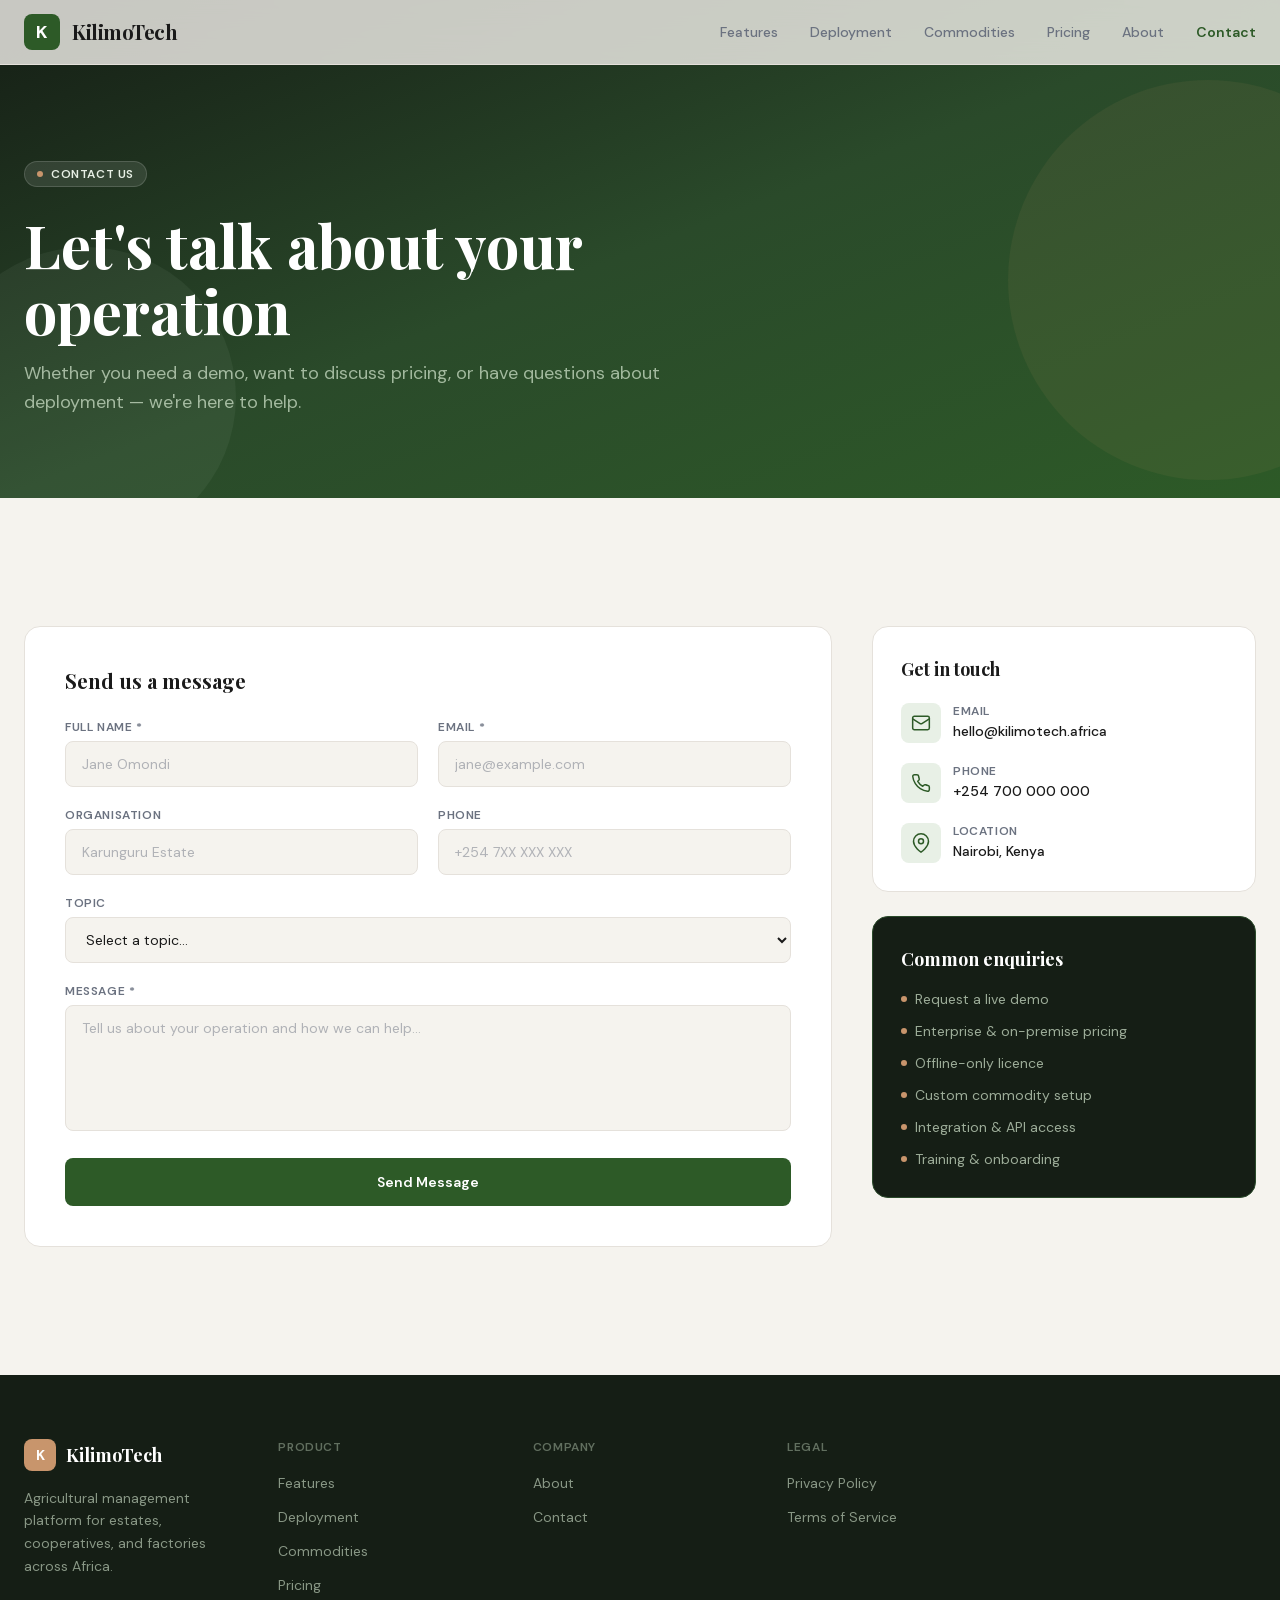
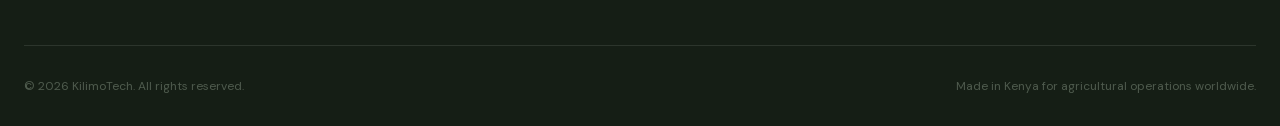
<file: contact.html>
<!DOCTYPE html><!--D3zNu18wbHaffMa03_Pig--><html lang="en" class="dm_sans_40b93add-module__kJBK_q__variable playfair_display_d75971fc-module__qn-apa__variable dm_mono_9de2b2a0-module__hRvWSG__variable"><head><meta charSet="utf-8"/><meta name="viewport" content="width=device-width, initial-scale=1"/><link rel="preload" href="/_next/static/media/2a65768255d6b625-s.p.d19752fb.woff2" as="font" crossorigin="" type="font/woff2"/><link rel="preload" href="/_next/static/media/36363bfb06833f56-s.p.d8302362.woff2" as="font" crossorigin="" type="font/woff2"/><link rel="preload" href="/_next/static/media/5c285b27cdda1fe8-s.p.a62025f2.woff2" as="font" crossorigin="" type="font/woff2"/><link rel="preload" href="/_next/static/media/a73419dd2ba2d841-s.p.f2813c2a.woff2" as="font" crossorigin="" type="font/woff2"/><link rel="stylesheet" href="/_next/static/chunks/dcaea2d350113263.css" data-precedence="next"/><link rel="preload" as="script" fetchPriority="low" href="/_next/static/chunks/be8ab61f41ec2020.js"/><script src="/_next/static/chunks/fb54d7c07a4ea41f.js" async=""></script><script src="/_next/static/chunks/7b2394032621606a.js" async=""></script><script src="/_next/static/chunks/1a456bbcc4965f16.js" async=""></script><script src="/_next/static/chunks/turbopack-8dac0a1be86e41af.js" async=""></script><script src="/_next/static/chunks/0be2b363706ecf05.js" async=""></script><script src="/_next/static/chunks/f47e01017f33058d.js" async=""></script><script src="/_next/static/chunks/cf0741e0c4222a45.js" async=""></script><script src="/_next/static/chunks/6aa45c22f6d15745.js" async=""></script><meta name="next-size-adjust" content=""/><title>Contact | KilimoTech</title><meta name="description" content="Get in touch with the KilimoTech team. Request a demo, ask about pricing, or discuss your deployment needs."/><meta name="author" content="KilimoTech"/><link rel="manifest" href="https://kilimotech.africa/manifest.json"/><meta name="keywords" content="agricultural management,farm management software,coffee estate management,tea factory software,crop management,harvest tracking,farmer records,agricultural ERP,cooperative management,offline farm software,Kenya agriculture,East Africa farming"/><meta name="creator" content="KilimoTech"/><meta name="publisher" content="KilimoTech"/><meta name="robots" content="index, follow"/><meta name="googlebot" content="index, follow, max-video-preview:-1, max-image-preview:large, max-snippet:-1"/><link rel="canonical" href="https://kilimotech.africa/contact"/><meta property="og:title" content="Contact | KilimoTech"/><meta property="og:description" content="Get in touch with the KilimoTech team. Request a demo, ask about pricing, or discuss your deployment needs."/><meta property="og:url" content="https://kilimotech.africa/contact"/><meta property="og:site_name" content="KilimoTech"/><meta property="og:image" content="https://kilimotech.africa/og-image.png"/><meta property="og:image:width" content="1200"/><meta property="og:image:height" content="630"/><meta property="og:image:alt" content="Contact — KilimoTech"/><meta property="og:image:type" content="image/png"/><meta name="twitter:card" content="summary_large_image"/><meta name="twitter:title" content="Contact | KilimoTech"/><meta name="twitter:description" content="Get in touch with the KilimoTech team. Request a demo, ask about pricing, or discuss your deployment needs."/><meta name="twitter:image" content="https://kilimotech.africa/og-image.png"/><link rel="icon" href="https://kilimotech.africa/favicon.svg" type="image/svg+xml"/><link rel="icon" href="https://kilimotech.africa/favicon.png" type="image/png" sizes="32x32"/><link rel="apple-touch-icon" href="https://kilimotech.africa/apple-touch-icon.png"/><script src="/_next/static/chunks/a6dad97d9634a72d.js" noModule=""></script></head><body class="font-sans antialiased text-text bg-cream"><div hidden=""><!--$--><!--/$--></div><script type="application/ld+json">{"@context":"https://schema.org","@type":"Organization","name":"KilimoTech","url":"https://kilimotech.africa","description":"Multi-tenant agricultural management platform for coffee, tea, fish, avocado, and more.","founder":{"@type":"Organization","name":"KilimoTech"},"areaServed":"Africa","knowsAbout":["Agricultural Management","Coffee Estate Management","Farm Software","Cooperative Management"]}</script><script type="application/ld+json">{"@context":"https://schema.org","@type":"WebSite","name":"KilimoTech","url":"https://kilimotech.africa","description":"Agricultural management platform for estates, cooperatives, and factories."}</script><header class="fixed top-0 left-0 right-0 z-50 bg-cream/80 backdrop-blur-lg border-b border-border"><div class="max-w-7xl mx-auto px-6 h-16 flex items-center justify-between"><a class="flex items-center gap-3" href="/"><div class="w-9 h-9 rounded-lg bg-primary flex items-center justify-center"><span class="text-white font-bold text-lg">K</span></div><span class="font-display text-xl font-bold text-text tracking-tight">KilimoTech</span></a><nav class="hidden md:flex items-center gap-8"><a class="text-sm font-medium transition-colors text-muted hover:text-primary" href="/features">Features</a><a class="text-sm font-medium transition-colors text-muted hover:text-primary" href="/deployment">Deployment</a><a class="text-sm font-medium transition-colors text-muted hover:text-primary" href="/commodities">Commodities</a><a class="text-sm font-medium transition-colors text-muted hover:text-primary" href="/pricing">Pricing</a><a class="text-sm font-medium transition-colors text-muted hover:text-primary" href="/about">About</a><a class="text-sm font-medium transition-colors text-primary font-semibold" href="/contact">Contact</a></nav><button class="md:hidden p-2 text-text" aria-label="Toggle menu"><svg width="24" height="24" viewBox="0 0 24 24" fill="none" stroke="currentColor" stroke-width="2" stroke-linecap="round"><line x1="3" y1="8" x2="21" y2="8"></line><line x1="3" y1="16" x2="21" y2="16"></line></svg></button></div></header><main><script type="application/ld+json">{"@context":"https://schema.org","@type":"BreadcrumbList","itemListElement":[{"@type":"ListItem","position":1,"name":"Home","item":"https://kilimotech.africa/"},{"@type":"ListItem","position":2,"name":"Contact","item":"https://kilimotech.africa/contact"}]}</script><section class="relative pt-32 pb-16 md:pt-40 md:pb-20 overflow-hidden"><div class="absolute inset-0 bg-gradient-to-br from-forest via-forest-light to-primary"></div><div class="absolute top-20 right-[-10%] w-[400px] h-[400px] rounded-full bg-accent/8"></div><div class="absolute bottom-[-10%] left-[-5%] w-[300px] h-[300px] rounded-full bg-primary-light/5"></div><div class="relative max-w-7xl mx-auto px-6"><div class="inline-flex items-center gap-2 px-3 py-1 rounded-full bg-white/10 border border-white/15 mb-6"><span class="w-1.5 h-1.5 rounded-full bg-accent"></span><span class="text-xs font-semibold text-primary-light tracking-wider uppercase">Contact Us</span></div><h1 class="font-display text-4xl md:text-5xl lg:text-6xl font-bold text-white leading-[1.1] mb-4 max-w-3xl">Let&#x27;s talk about your operation</h1><p class="text-lg text-primary-lighter/70 max-w-2xl leading-relaxed">Whether you need a demo, want to discuss pricing, or have questions about deployment — we&#x27;re here to help.</p></div></section><section class="py-24 md:py-32 bg-cream"><div class="max-w-7xl mx-auto px-6"><div class="grid lg:grid-cols-3 gap-10"><div class="lg:col-span-2"><div class="rounded-2xl bg-white border border-border p-8 md:p-10"><h2 class="font-display text-xl font-bold text-text mb-6">Send us a message</h2><form class="space-y-5"><div class="grid md:grid-cols-2 gap-5"><div><label class="block text-xs font-semibold text-muted uppercase tracking-wider mb-1.5">Full Name *</label><input type="text" required="" placeholder="Jane Omondi" class="w-full px-4 py-3 rounded-lg border border-border bg-cream text-sm text-text placeholder:text-muted/50 focus:outline-none focus:border-primary focus:ring-1 focus:ring-primary/20" name="name"/></div><div><label class="block text-xs font-semibold text-muted uppercase tracking-wider mb-1.5">Email *</label><input type="email" required="" placeholder="jane@example.com" class="w-full px-4 py-3 rounded-lg border border-border bg-cream text-sm text-text placeholder:text-muted/50 focus:outline-none focus:border-primary focus:ring-1 focus:ring-primary/20" name="email"/></div></div><div class="grid md:grid-cols-2 gap-5"><div><label class="block text-xs font-semibold text-muted uppercase tracking-wider mb-1.5">Organisation</label><input type="text" placeholder="Karunguru Estate" class="w-full px-4 py-3 rounded-lg border border-border bg-cream text-sm text-text placeholder:text-muted/50 focus:outline-none focus:border-primary focus:ring-1 focus:ring-primary/20" name="company"/></div><div><label class="block text-xs font-semibold text-muted uppercase tracking-wider mb-1.5">Phone</label><input type="tel" placeholder="+254 7XX XXX XXX" class="w-full px-4 py-3 rounded-lg border border-border bg-cream text-sm text-text placeholder:text-muted/50 focus:outline-none focus:border-primary focus:ring-1 focus:ring-primary/20" name="phone"/></div></div><div><label class="block text-xs font-semibold text-muted uppercase tracking-wider mb-1.5">Topic</label><select name="topic" class="w-full px-4 py-3 rounded-lg border border-border bg-cream text-sm text-text focus:outline-none focus:border-primary focus:ring-1 focus:ring-primary/20"><option value="">Select a topic...</option><option value="demo">Request a demo</option><option value="pricing">Pricing enquiry</option><option value="enterprise">Enterprise / on-premise</option><option value="offline">Offline-only licence</option><option value="support">Technical support</option><option value="other">Other</option></select></div><div><label class="block text-xs font-semibold text-muted uppercase tracking-wider mb-1.5">Message *</label><textarea name="message" required="" rows="5" placeholder="Tell us about your operation and how we can help..." class="w-full px-4 py-3 rounded-lg border border-border bg-cream text-sm text-text placeholder:text-muted/50 focus:outline-none focus:border-primary focus:ring-1 focus:ring-primary/20 resize-none"></textarea></div><button type="submit" class="w-full py-3.5 rounded-lg bg-primary text-white font-semibold text-sm hover:bg-primary/90 transition-colors disabled:opacity-60 disabled:cursor-not-allowed">Send Message</button></form></div></div><div class="space-y-6"><div class="rounded-2xl bg-white border border-border p-7"><h3 class="font-display text-lg font-bold text-text mb-5">Get in touch</h3><div class="space-y-5"><div class="flex items-start gap-3"><div class="w-10 h-10 rounded-lg bg-primary-light flex items-center justify-center text-primary flex-shrink-0"><svg width="20" height="20" viewBox="0 0 24 24" fill="none" stroke="currentColor" stroke-width="1.8" stroke-linecap="round" stroke-linejoin="round"><rect x="2" y="4" width="20" height="16" rx="2"></rect><path d="m22 7-8.97 5.7a1.94 1.94 0 0 1-2.06 0L2 7"></path></svg></div><div><div class="text-xs font-semibold text-muted uppercase tracking-wider">Email</div><a href="mailto:hello@kilimotech.africa" class="text-sm font-medium text-text hover:text-primary transition-colors">hello@kilimotech.africa</a></div></div><div class="flex items-start gap-3"><div class="w-10 h-10 rounded-lg bg-primary-light flex items-center justify-center text-primary flex-shrink-0"><svg width="20" height="20" viewBox="0 0 24 24" fill="none" stroke="currentColor" stroke-width="1.8" stroke-linecap="round" stroke-linejoin="round"><path d="M22 16.92v3a2 2 0 0 1-2.18 2 19.79 19.79 0 0 1-8.63-3.07 19.5 19.5 0 0 1-6-6 19.79 19.79 0 0 1-3.07-8.67A2 2 0 0 1 4.11 2h3a2 2 0 0 1 2 1.72c.127.96.362 1.903.7 2.81a2 2 0 0 1-.45 2.11L8.09 9.91a16 16 0 0 0 6 6l1.27-1.27a2 2 0 0 1 2.11-.45c.907.339 1.85.574 2.81.7A2 2 0 0 1 22 16.92z"></path></svg></div><div><div class="text-xs font-semibold text-muted uppercase tracking-wider">Phone</div><a href="tel:+254700000000" class="text-sm font-medium text-text hover:text-primary transition-colors">+254 700 000 000</a></div></div><div class="flex items-start gap-3"><div class="w-10 h-10 rounded-lg bg-primary-light flex items-center justify-center text-primary flex-shrink-0"><svg width="20" height="20" viewBox="0 0 24 24" fill="none" stroke="currentColor" stroke-width="1.8" stroke-linecap="round" stroke-linejoin="round"><path d="M21 10c0 7-9 13-9 13s-9-6-9-13a9 9 0 0 1 18 0z"></path><circle cx="12" cy="10" r="3"></circle></svg></div><div><div class="text-xs font-semibold text-muted uppercase tracking-wider">Location</div><span class="text-sm font-medium text-text">Nairobi, Kenya</span></div></div></div></div><div class="rounded-2xl bg-forest border border-forest-light p-7"><h3 class="font-display text-lg font-bold text-white mb-4">Common enquiries</h3><ul class="space-y-3"><li class="flex items-center gap-2"><span class="w-1.5 h-1.5 rounded-full bg-accent flex-shrink-0"></span><span class="text-sm text-primary-lighter/70">Request a live demo</span></li><li class="flex items-center gap-2"><span class="w-1.5 h-1.5 rounded-full bg-accent flex-shrink-0"></span><span class="text-sm text-primary-lighter/70">Enterprise &amp; on-premise pricing</span></li><li class="flex items-center gap-2"><span class="w-1.5 h-1.5 rounded-full bg-accent flex-shrink-0"></span><span class="text-sm text-primary-lighter/70">Offline-only licence</span></li><li class="flex items-center gap-2"><span class="w-1.5 h-1.5 rounded-full bg-accent flex-shrink-0"></span><span class="text-sm text-primary-lighter/70">Custom commodity setup</span></li><li class="flex items-center gap-2"><span class="w-1.5 h-1.5 rounded-full bg-accent flex-shrink-0"></span><span class="text-sm text-primary-lighter/70">Integration &amp; API access</span></li><li class="flex items-center gap-2"><span class="w-1.5 h-1.5 rounded-full bg-accent flex-shrink-0"></span><span class="text-sm text-primary-lighter/70">Training &amp; onboarding</span></li></ul></div></div></div></div></section><!--$--><!--/$--></main><footer class="bg-forest text-primary-lighter/60 pt-16 pb-8"><div class="max-w-7xl mx-auto px-6"><div class="grid grid-cols-2 md:grid-cols-5 gap-10 mb-12"><div class="col-span-2 md:col-span-1"><a class="flex items-center gap-2.5 mb-4" href="/"><div class="w-8 h-8 rounded-lg bg-accent flex items-center justify-center"><span class="text-white font-bold text-sm">K</span></div><span class="font-display text-lg font-bold text-white">KilimoTech</span></a><p class="text-sm leading-relaxed mb-4">Agricultural management platform for estates, cooperatives, and factories across Africa.</p></div><div><h4 class="text-xs font-semibold text-primary-lighter/40 tracking-wider uppercase mb-4">Product</h4><ul class="space-y-2.5"><li><a class="text-sm hover:text-white transition-colors" href="/features">Features</a></li><li><a class="text-sm hover:text-white transition-colors" href="/deployment">Deployment</a></li><li><a class="text-sm hover:text-white transition-colors" href="/commodities">Commodities</a></li><li><a class="text-sm hover:text-white transition-colors" href="/pricing">Pricing</a></li></ul></div><div><h4 class="text-xs font-semibold text-primary-lighter/40 tracking-wider uppercase mb-4">Company</h4><ul class="space-y-2.5"><li><a class="text-sm hover:text-white transition-colors" href="/about">About</a></li><li><a class="text-sm hover:text-white transition-colors" href="/contact">Contact</a></li></ul></div><div><h4 class="text-xs font-semibold text-primary-lighter/40 tracking-wider uppercase mb-4">Legal</h4><ul class="space-y-2.5"><li><a class="text-sm hover:text-white transition-colors" href="/privacy">Privacy Policy</a></li><li><a class="text-sm hover:text-white transition-colors" href="/terms">Terms of Service</a></li></ul></div></div><div class="border-t border-white/10 pt-8 flex flex-col md:flex-row justify-between items-center gap-4"><p class="text-xs text-primary-lighter/30">© <!-- -->2026<!-- --> KilimoTech. All rights reserved.</p><p class="text-xs text-primary-lighter/30">Made in Kenya for agricultural operations worldwide.</p></div></div></footer><script src="/_next/static/chunks/be8ab61f41ec2020.js" id="_R_" async=""></script><script>(self.__next_f=self.__next_f||[]).push([0])</script><script>self.__next_f.push([1,"1:\"$Sreact.fragment\"\n2:I[46676,[\"/_next/static/chunks/0be2b363706ecf05.js\"],\"Header\"]\n3:I[13205,[\"/_next/static/chunks/f47e01017f33058d.js\",\"/_next/static/chunks/cf0741e0c4222a45.js\"],\"default\"]\n4:I[16106,[\"/_next/static/chunks/f47e01017f33058d.js\",\"/_next/static/chunks/cf0741e0c4222a45.js\"],\"default\"]\n5:I[79376,[\"/_next/static/chunks/0be2b363706ecf05.js\"],\"\"]\ne:I[86153,[\"/_next/static/chunks/f47e01017f33058d.js\",\"/_next/static/chunks/cf0741e0c4222a45.js\"],\"default\"]\n:HL[\"/_next/static/chunks/dcaea2d350113263.css\",\"style\"]\n:HL[\"/_next/static/media/2a65768255d6b625-s.p.d19752fb.woff2\",\"font\",{\"crossOrigin\":\"\",\"type\":\"font/woff2\"}]\n:HL[\"/_next/static/media/36363bfb06833f56-s.p.d8302362.woff2\",\"font\",{\"crossOrigin\":\"\",\"type\":\"font/woff2\"}]\n:HL[\"/_next/static/media/5c285b27cdda1fe8-s.p.a62025f2.woff2\",\"font\",{\"crossOrigin\":\"\",\"type\":\"font/woff2\"}]\n:HL[\"/_next/static/media/a73419dd2ba2d841-s.p.f2813c2a.woff2\",\"font\",{\"crossOrigin\":\"\",\"type\":\"font/woff2\"}]\n"])</script><script>self.__next_f.push([1,"0:{\"P\":null,\"b\":\"D3zNu18wbHaffMa03_Pig\",\"c\":[\"\",\"contact\"],\"q\":\"\",\"i\":false,\"f\":[[[\"\",{\"children\":[\"contact\",{\"children\":[\"__PAGE__\",{}]}]},\"$undefined\",\"$undefined\",true],[[\"$\",\"$1\",\"c\",{\"children\":[[[\"$\",\"link\",\"0\",{\"rel\":\"stylesheet\",\"href\":\"/_next/static/chunks/dcaea2d350113263.css\",\"precedence\":\"next\",\"crossOrigin\":\"$undefined\",\"nonce\":\"$undefined\"}],[\"$\",\"script\",\"script-0\",{\"src\":\"/_next/static/chunks/0be2b363706ecf05.js\",\"async\":true,\"nonce\":\"$undefined\"}]],[\"$\",\"html\",null,{\"lang\":\"en\",\"className\":\"dm_sans_40b93add-module__kJBK_q__variable playfair_display_d75971fc-module__qn-apa__variable dm_mono_9de2b2a0-module__hRvWSG__variable\",\"children\":[\"$\",\"body\",null,{\"className\":\"font-sans antialiased text-text bg-cream\",\"children\":[[\"$\",\"script\",null,{\"type\":\"application/ld+json\",\"dangerouslySetInnerHTML\":{\"__html\":\"{\\\"@context\\\":\\\"https://schema.org\\\",\\\"@type\\\":\\\"Organization\\\",\\\"name\\\":\\\"KilimoTech\\\",\\\"url\\\":\\\"https://kilimotech.africa\\\",\\\"description\\\":\\\"Multi-tenant agricultural management platform for coffee, tea, fish, avocado, and more.\\\",\\\"founder\\\":{\\\"@type\\\":\\\"Organization\\\",\\\"name\\\":\\\"KilimoTech\\\"},\\\"areaServed\\\":\\\"Africa\\\",\\\"knowsAbout\\\":[\\\"Agricultural Management\\\",\\\"Coffee Estate Management\\\",\\\"Farm Software\\\",\\\"Cooperative Management\\\"]}\"}}],[\"$\",\"script\",null,{\"type\":\"application/ld+json\",\"dangerouslySetInnerHTML\":{\"__html\":\"{\\\"@context\\\":\\\"https://schema.org\\\",\\\"@type\\\":\\\"WebSite\\\",\\\"name\\\":\\\"KilimoTech\\\",\\\"url\\\":\\\"https://kilimotech.africa\\\",\\\"description\\\":\\\"Agricultural management platform for estates, cooperatives, and factories.\\\"}\"}}],[\"$\",\"$L2\",null,{}],[\"$\",\"main\",null,{\"children\":[\"$\",\"$L3\",null,{\"parallelRouterKey\":\"children\",\"error\":\"$undefined\",\"errorStyles\":\"$undefined\",\"errorScripts\":\"$undefined\",\"template\":[\"$\",\"$L4\",null,{}],\"templateStyles\":\"$undefined\",\"templateScripts\":\"$undefined\",\"notFound\":[[[\"$\",\"title\",null,{\"children\":\"404: This page could not be found.\"}],[\"$\",\"div\",null,{\"style\":{\"fontFamily\":\"system-ui,\\\"Segoe UI\\\",Roboto,Helvetica,Arial,sans-serif,\\\"Apple Color Emoji\\\",\\\"Segoe UI Emoji\\\"\",\"height\":\"100vh\",\"textAlign\":\"center\",\"display\":\"flex\",\"flexDirection\":\"column\",\"alignItems\":\"center\",\"justifyContent\":\"center\"},\"children\":[\"$\",\"div\",null,{\"children\":[[\"$\",\"style\",null,{\"dangerouslySetInnerHTML\":{\"__html\":\"body{color:#000;background:#fff;margin:0}.next-error-h1{border-right:1px solid rgba(0,0,0,.3)}@media (prefers-color-scheme:dark){body{color:#fff;background:#000}.next-error-h1{border-right:1px solid rgba(255,255,255,.3)}}\"}}],[\"$\",\"h1\",null,{\"className\":\"next-error-h1\",\"style\":{\"display\":\"inline-block\",\"margin\":\"0 20px 0 0\",\"padding\":\"0 23px 0 0\",\"fontSize\":24,\"fontWeight\":500,\"verticalAlign\":\"top\",\"lineHeight\":\"49px\"},\"children\":404}],[\"$\",\"div\",null,{\"style\":{\"display\":\"inline-block\"},\"children\":[\"$\",\"h2\",null,{\"style\":{\"fontSize\":14,\"fontWeight\":400,\"lineHeight\":\"49px\",\"margin\":0},\"children\":\"This page could not be found.\"}]}]]}]}]],[]],\"forbidden\":\"$undefined\",\"unauthorized\":\"$undefined\"}]}],[\"$\",\"footer\",null,{\"className\":\"bg-forest text-primary-lighter/60 pt-16 pb-8\",\"children\":[\"$\",\"div\",null,{\"className\":\"max-w-7xl mx-auto px-6\",\"children\":[[\"$\",\"div\",null,{\"className\":\"grid grid-cols-2 md:grid-cols-5 gap-10 mb-12\",\"children\":[[\"$\",\"div\",null,{\"className\":\"col-span-2 md:col-span-1\",\"children\":[[\"$\",\"$L5\",null,{\"href\":\"/\",\"className\":\"flex items-center gap-2.5 mb-4\",\"children\":[[\"$\",\"div\",null,{\"className\":\"w-8 h-8 rounded-lg bg-accent flex items-center justify-center\",\"children\":[\"$\",\"span\",null,{\"className\":\"text-white font-bold text-sm\",\"children\":\"K\"}]}],[\"$\",\"span\",null,{\"className\":\"font-display text-lg font-bold text-white\",\"children\":\"KilimoTech\"}]]}],[\"$\",\"p\",null,{\"className\":\"text-sm leading-relaxed mb-4\",\"children\":\"Agricultural management platform for estates, cooperatives, and factories across Africa.\"}]]}],[[\"$\",\"div\",\"Product\",{\"children\":[[\"$\",\"h4\",null,{\"className\":\"text-xs font-semibold text-primary-lighter/40 tracking-wider uppercase mb-4\",\"children\":\"Product\"}],[\"$\",\"ul\",null,{\"className\":\"space-y-2.5\",\"children\":[[\"$\",\"li\",\"Features\",{\"children\":[\"$\",\"$L5\",null,{\"href\":\"/features\",\"className\":\"text-sm hover:text-white transition-colors\",\"children\":\"Features\"}]}],[\"$\",\"li\",\"Deployment\",{\"children\":[\"$\",\"$L5\",null,{\"href\":\"/deployment\",\"className\":\"text-sm hover:text-white transition-colors\",\"children\":\"Deployment\"}]}],\"$L6\",\"$L7\"]}]]}],\"$L8\",\"$L9\"]]}],\"$La\"]}]}]]}]}]]}],{\"children\":[\"$Lb\",{\"children\":[\"$Lc\",{},null,false,false]},null,false,false]},null,false,false],\"$Ld\",false]],\"m\":\"$undefined\",\"G\":[\"$e\",[]],\"S\":true}\n"])</script><script>self.__next_f.push([1,"f:I[25828,[\"/_next/static/chunks/0be2b363706ecf05.js\",\"/_next/static/chunks/6aa45c22f6d15745.js\"],\"ContactForm\"]\n15:I[77631,[\"/_next/static/chunks/f47e01017f33058d.js\",\"/_next/static/chunks/cf0741e0c4222a45.js\"],\"ViewportBoundary\"]\n17:I[77631,[\"/_next/static/chunks/f47e01017f33058d.js\",\"/_next/static/chunks/cf0741e0c4222a45.js\"],\"MetadataBoundary\"]\n18:\"$Sreact.suspense\"\n6:[\"$\",\"li\",\"Commodities\",{\"children\":[\"$\",\"$L5\",null,{\"href\":\"/commodities\",\"className\":\"text-sm hover:text-white transition-colors\",\"children\":\"Commodities\"}]}]\n7:[\"$\",\"li\",\"Pricing\",{\"children\":[\"$\",\"$L5\",null,{\"href\":\"/pricing\",\"className\":\"text-sm hover:text-white transition-colors\",\"children\":\"Pricing\"}]}]\n8:[\"$\",\"div\",\"Company\",{\"children\":[[\"$\",\"h4\",null,{\"className\":\"text-xs font-semibold text-primary-lighter/40 tracking-wider uppercase mb-4\",\"children\":\"Company\"}],[\"$\",\"ul\",null,{\"className\":\"space-y-2.5\",\"children\":[[\"$\",\"li\",\"About\",{\"children\":[\"$\",\"$L5\",null,{\"href\":\"/about\",\"className\":\"text-sm hover:text-white transition-colors\",\"children\":\"About\"}]}],[\"$\",\"li\",\"Contact\",{\"children\":[\"$\",\"$L5\",null,{\"href\":\"/contact\",\"className\":\"text-sm hover:text-white transition-colors\",\"children\":\"Contact\"}]}]]}]]}]\n9:[\"$\",\"div\",\"Legal\",{\"children\":[[\"$\",\"h4\",null,{\"className\":\"text-xs font-semibold text-primary-lighter/40 tracking-wider uppercase mb-4\",\"children\":\"Legal\"}],[\"$\",\"ul\",null,{\"className\":\"space-y-2.5\",\"children\":[[\"$\",\"li\",\"Privacy Policy\",{\"children\":[\"$\",\"$L5\",null,{\"href\":\"/privacy\",\"className\":\"text-sm hover:text-white transition-colors\",\"children\":\"Privacy Policy\"}]}],[\"$\",\"li\",\"Terms of Service\",{\"children\":[\"$\",\"$L5\",null,{\"href\":\"/terms\",\"className\":\"text-sm hover:text-white transition-colors\",\"children\":\"Terms of Service\"}]}]]}]]}]\na:[\"$\",\"div\",null,{\"className\":\"border-t border-white/10 pt-8 flex flex-col md:flex-row justify-between items-center gap-4\",\"children\":[[\"$\",\"p\",null,{\"className\":\"text-xs text-primary-lighter/30\",\"children\":[\"© \",2026,\" KilimoTech. All rights reserved.\"]}],[\"$\",\"p\",null,{\"className\":\"text-xs text-primary-lighter/30\",\"children\":\"Made in Kenya for agricultural operations worldwide.\"}]]}]\nb:[\"$\",\"$1\",\"c\",{\"children\":[null,[\"$\",\"$L3\",null,{\"parallelRouterKey\":\"children\",\"error\":\"$undefined\",\"errorStyles\":\"$undefined\",\"errorScripts\":\"$undefined\",\"template\":[\"$\",\"$L4\",null,{}],\"templateStyles\":\"$undefined\",\"templateScripts\":\"$undefined\",\"notFound\":\"$undefined\",\"forbidden\":\"$undefined\",\"unauthorized\":\"$undefined\"}]]}]\n"])</script><script>self.__next_f.push([1,"c:[\"$\",\"$1\",\"c\",{\"children\":[[[\"$\",\"script\",null,{\"type\":\"application/ld+json\",\"dangerouslySetInnerHTML\":{\"__html\":\"{\\\"@context\\\":\\\"https://schema.org\\\",\\\"@type\\\":\\\"BreadcrumbList\\\",\\\"itemListElement\\\":[{\\\"@type\\\":\\\"ListItem\\\",\\\"position\\\":1,\\\"name\\\":\\\"Home\\\",\\\"item\\\":\\\"https://kilimotech.africa/\\\"},{\\\"@type\\\":\\\"ListItem\\\",\\\"position\\\":2,\\\"name\\\":\\\"Contact\\\",\\\"item\\\":\\\"https://kilimotech.africa/contact\\\"}]}\"}}],[\"$\",\"section\",null,{\"className\":\"relative pt-32 pb-16 md:pt-40 md:pb-20 overflow-hidden\",\"children\":[[\"$\",\"div\",null,{\"className\":\"absolute inset-0 bg-gradient-to-br from-forest via-forest-light to-primary\"}],[\"$\",\"div\",null,{\"className\":\"absolute top-20 right-[-10%] w-[400px] h-[400px] rounded-full bg-accent/8\"}],[\"$\",\"div\",null,{\"className\":\"absolute bottom-[-10%] left-[-5%] w-[300px] h-[300px] rounded-full bg-primary-light/5\"}],[\"$\",\"div\",null,{\"className\":\"relative max-w-7xl mx-auto px-6\",\"children\":[[\"$\",\"div\",null,{\"className\":\"inline-flex items-center gap-2 px-3 py-1 rounded-full bg-white/10 border border-white/15 mb-6\",\"children\":[[\"$\",\"span\",null,{\"className\":\"w-1.5 h-1.5 rounded-full bg-accent\"}],[\"$\",\"span\",null,{\"className\":\"text-xs font-semibold text-primary-light tracking-wider uppercase\",\"children\":\"Contact Us\"}]]}],[\"$\",\"h1\",null,{\"className\":\"font-display text-4xl md:text-5xl lg:text-6xl font-bold text-white leading-[1.1] mb-4 max-w-3xl\",\"children\":\"Let's talk about your operation\"}],[\"$\",\"p\",null,{\"className\":\"text-lg text-primary-lighter/70 max-w-2xl leading-relaxed\",\"children\":\"Whether you need a demo, want to discuss pricing, or have questions about deployment — we're here to help.\"}]]}]]}],[\"$\",\"section\",null,{\"className\":\"py-24 md:py-32 bg-cream\",\"children\":[\"$\",\"div\",null,{\"className\":\"max-w-7xl mx-auto px-6\",\"children\":[\"$\",\"div\",null,{\"className\":\"grid lg:grid-cols-3 gap-10\",\"children\":[[\"$\",\"div\",null,{\"className\":\"lg:col-span-2\",\"children\":[\"$\",\"div\",null,{\"className\":\"rounded-2xl bg-white border border-border p-8 md:p-10\",\"children\":[[\"$\",\"h2\",null,{\"className\":\"font-display text-xl font-bold text-text mb-6\",\"children\":\"Send us a message\"}],[\"$\",\"$Lf\",null,{}]]}]}],[\"$\",\"div\",null,{\"className\":\"space-y-6\",\"children\":[[\"$\",\"div\",null,{\"className\":\"rounded-2xl bg-white border border-border p-7\",\"children\":[[\"$\",\"h3\",null,{\"className\":\"font-display text-lg font-bold text-text mb-5\",\"children\":\"Get in touch\"}],[\"$\",\"div\",null,{\"className\":\"space-y-5\",\"children\":[[\"$\",\"div\",\"Email\",{\"className\":\"flex items-start gap-3\",\"children\":[[\"$\",\"div\",null,{\"className\":\"w-10 h-10 rounded-lg bg-primary-light flex items-center justify-center text-primary flex-shrink-0\",\"children\":[\"$\",\"svg\",null,{\"width\":\"20\",\"height\":\"20\",\"viewBox\":\"0 0 24 24\",\"fill\":\"none\",\"stroke\":\"currentColor\",\"strokeWidth\":\"1.8\",\"strokeLinecap\":\"round\",\"strokeLinejoin\":\"round\",\"children\":[[\"$\",\"rect\",null,{\"x\":\"2\",\"y\":\"4\",\"width\":\"20\",\"height\":\"16\",\"rx\":\"2\"}],[\"$\",\"path\",null,{\"d\":\"m22 7-8.97 5.7a1.94 1.94 0 0 1-2.06 0L2 7\"}]]}]}],[\"$\",\"div\",null,{\"children\":[[\"$\",\"div\",null,{\"className\":\"text-xs font-semibold text-muted uppercase tracking-wider\",\"children\":\"Email\"}],[\"$\",\"a\",null,{\"href\":\"mailto:hello@kilimotech.africa\",\"className\":\"text-sm font-medium text-text hover:text-primary transition-colors\",\"children\":\"hello@kilimotech.africa\"}]]}]]}],[\"$\",\"div\",\"Phone\",{\"className\":\"flex items-start gap-3\",\"children\":[[\"$\",\"div\",null,{\"className\":\"w-10 h-10 rounded-lg bg-primary-light flex items-center justify-center text-primary flex-shrink-0\",\"children\":[\"$\",\"svg\",null,{\"width\":\"20\",\"height\":\"20\",\"viewBox\":\"0 0 24 24\",\"fill\":\"none\",\"stroke\":\"currentColor\",\"strokeWidth\":\"1.8\",\"strokeLinecap\":\"round\",\"strokeLinejoin\":\"round\",\"children\":[\"$\",\"path\",null,{\"d\":\"M22 16.92v3a2 2 0 0 1-2.18 2 19.79 19.79 0 0 1-8.63-3.07 19.5 19.5 0 0 1-6-6 19.79 19.79 0 0 1-3.07-8.67A2 2 0 0 1 4.11 2h3a2 2 0 0 1 2 1.72c.127.96.362 1.903.7 2.81a2 2 0 0 1-.45 2.11L8.09 9.91a16 16 0 0 0 6 6l1.27-1.27a2 2 0 0 1 2.11-.45c.907.339 1.85.574 2.81.7A2 2 0 0 1 22 16.92z\"}]}]}],[\"$\",\"div\",null,{\"children\":[[\"$\",\"div\",null,{\"className\":\"text-xs font-semibold text-muted uppercase tracking-wider\",\"children\":\"Phone\"}],\"$L10\"]}]]}],\"$L11\"]}]]}],\"$L12\"]}]]}]}]}]],[\"$L13\"],\"$L14\"]}]\n"])</script><script>self.__next_f.push([1,"d:[\"$\",\"$1\",\"h\",{\"children\":[null,[\"$\",\"$L15\",null,{\"children\":\"$@16\"}],[\"$\",\"div\",null,{\"hidden\":true,\"children\":[\"$\",\"$L17\",null,{\"children\":[\"$\",\"$18\",null,{\"name\":\"Next.Metadata\",\"children\":\"$@19\"}]}]}],[\"$\",\"meta\",null,{\"name\":\"next-size-adjust\",\"content\":\"\"}]]}]\n"])</script><script>self.__next_f.push([1,"1a:I[77631,[\"/_next/static/chunks/f47e01017f33058d.js\",\"/_next/static/chunks/cf0741e0c4222a45.js\"],\"OutletBoundary\"]\n10:[\"$\",\"a\",null,{\"href\":\"tel:+254700000000\",\"className\":\"text-sm font-medium text-text hover:text-primary transition-colors\",\"children\":\"+254 700 000 000\"}]\n11:[\"$\",\"div\",\"Location\",{\"className\":\"flex items-start gap-3\",\"children\":[[\"$\",\"div\",null,{\"className\":\"w-10 h-10 rounded-lg bg-primary-light flex items-center justify-center text-primary flex-shrink-0\",\"children\":[\"$\",\"svg\",null,{\"width\":\"20\",\"height\":\"20\",\"viewBox\":\"0 0 24 24\",\"fill\":\"none\",\"stroke\":\"currentColor\",\"strokeWidth\":\"1.8\",\"strokeLinecap\":\"round\",\"strokeLinejoin\":\"round\",\"children\":[[\"$\",\"path\",null,{\"d\":\"M21 10c0 7-9 13-9 13s-9-6-9-13a9 9 0 0 1 18 0z\"}],[\"$\",\"circle\",null,{\"cx\":\"12\",\"cy\":\"10\",\"r\":\"3\"}]]}]}],[\"$\",\"div\",null,{\"children\":[[\"$\",\"div\",null,{\"className\":\"text-xs font-semibold text-muted uppercase tracking-wider\",\"children\":\"Location\"}],[\"$\",\"span\",null,{\"className\":\"text-sm font-medium text-text\",\"children\":\"Nairobi, Kenya\"}]]}]]}]\n"])</script><script>self.__next_f.push([1,"12:[\"$\",\"div\",null,{\"className\":\"rounded-2xl bg-forest border border-forest-light p-7\",\"children\":[[\"$\",\"h3\",null,{\"className\":\"font-display text-lg font-bold text-white mb-4\",\"children\":\"Common enquiries\"}],[\"$\",\"ul\",null,{\"className\":\"space-y-3\",\"children\":[[\"$\",\"li\",\"Request a live demo\",{\"className\":\"flex items-center gap-2\",\"children\":[[\"$\",\"span\",null,{\"className\":\"w-1.5 h-1.5 rounded-full bg-accent flex-shrink-0\"}],[\"$\",\"span\",null,{\"className\":\"text-sm text-primary-lighter/70\",\"children\":\"Request a live demo\"}]]}],[\"$\",\"li\",\"Enterprise \u0026 on-premise pricing\",{\"className\":\"flex items-center gap-2\",\"children\":[[\"$\",\"span\",null,{\"className\":\"w-1.5 h-1.5 rounded-full bg-accent flex-shrink-0\"}],[\"$\",\"span\",null,{\"className\":\"text-sm text-primary-lighter/70\",\"children\":\"Enterprise \u0026 on-premise pricing\"}]]}],[\"$\",\"li\",\"Offline-only licence\",{\"className\":\"flex items-center gap-2\",\"children\":[[\"$\",\"span\",null,{\"className\":\"w-1.5 h-1.5 rounded-full bg-accent flex-shrink-0\"}],[\"$\",\"span\",null,{\"className\":\"text-sm text-primary-lighter/70\",\"children\":\"Offline-only licence\"}]]}],[\"$\",\"li\",\"Custom commodity setup\",{\"className\":\"flex items-center gap-2\",\"children\":[[\"$\",\"span\",null,{\"className\":\"w-1.5 h-1.5 rounded-full bg-accent flex-shrink-0\"}],[\"$\",\"span\",null,{\"className\":\"text-sm text-primary-lighter/70\",\"children\":\"Custom commodity setup\"}]]}],[\"$\",\"li\",\"Integration \u0026 API access\",{\"className\":\"flex items-center gap-2\",\"children\":[[\"$\",\"span\",null,{\"className\":\"w-1.5 h-1.5 rounded-full bg-accent flex-shrink-0\"}],[\"$\",\"span\",null,{\"className\":\"text-sm text-primary-lighter/70\",\"children\":\"Integration \u0026 API access\"}]]}],[\"$\",\"li\",\"Training \u0026 onboarding\",{\"className\":\"flex items-center gap-2\",\"children\":[[\"$\",\"span\",null,{\"className\":\"w-1.5 h-1.5 rounded-full bg-accent flex-shrink-0\"}],[\"$\",\"span\",null,{\"className\":\"text-sm text-primary-lighter/70\",\"children\":\"Training \u0026 onboarding\"}]]}]]}]]}]\n"])</script><script>self.__next_f.push([1,"13:[\"$\",\"script\",\"script-0\",{\"src\":\"/_next/static/chunks/6aa45c22f6d15745.js\",\"async\":true,\"nonce\":\"$undefined\"}]\n14:[\"$\",\"$L1a\",null,{\"children\":[\"$\",\"$18\",null,{\"name\":\"Next.MetadataOutlet\",\"children\":\"$@1b\"}]}]\n"])</script><script>self.__next_f.push([1,"16:[[\"$\",\"meta\",\"0\",{\"charSet\":\"utf-8\"}],[\"$\",\"meta\",\"1\",{\"name\":\"viewport\",\"content\":\"width=device-width, initial-scale=1\"}]]\n"])</script><script>self.__next_f.push([1,"1c:I[14590,[\"/_next/static/chunks/f47e01017f33058d.js\",\"/_next/static/chunks/cf0741e0c4222a45.js\"],\"IconMark\"]\n"])</script><script>self.__next_f.push([1,"19:[[\"$\",\"title\",\"0\",{\"children\":\"Contact | KilimoTech\"}],[\"$\",\"meta\",\"1\",{\"name\":\"description\",\"content\":\"Get in touch with the KilimoTech team. Request a demo, ask about pricing, or discuss your deployment needs.\"}],[\"$\",\"meta\",\"2\",{\"name\":\"author\",\"content\":\"KilimoTech\"}],[\"$\",\"link\",\"3\",{\"rel\":\"manifest\",\"href\":\"https://kilimotech.africa/manifest.json\",\"crossOrigin\":\"$undefined\"}],[\"$\",\"meta\",\"4\",{\"name\":\"keywords\",\"content\":\"agricultural management,farm management software,coffee estate management,tea factory software,crop management,harvest tracking,farmer records,agricultural ERP,cooperative management,offline farm software,Kenya agriculture,East Africa farming\"}],[\"$\",\"meta\",\"5\",{\"name\":\"creator\",\"content\":\"KilimoTech\"}],[\"$\",\"meta\",\"6\",{\"name\":\"publisher\",\"content\":\"KilimoTech\"}],[\"$\",\"meta\",\"7\",{\"name\":\"robots\",\"content\":\"index, follow\"}],[\"$\",\"meta\",\"8\",{\"name\":\"googlebot\",\"content\":\"index, follow, max-video-preview:-1, max-image-preview:large, max-snippet:-1\"}],[\"$\",\"link\",\"9\",{\"rel\":\"canonical\",\"href\":\"https://kilimotech.africa/contact\"}],[\"$\",\"meta\",\"10\",{\"property\":\"og:title\",\"content\":\"Contact | KilimoTech\"}],[\"$\",\"meta\",\"11\",{\"property\":\"og:description\",\"content\":\"Get in touch with the KilimoTech team. Request a demo, ask about pricing, or discuss your deployment needs.\"}],[\"$\",\"meta\",\"12\",{\"property\":\"og:url\",\"content\":\"https://kilimotech.africa/contact\"}],[\"$\",\"meta\",\"13\",{\"property\":\"og:site_name\",\"content\":\"KilimoTech\"}],[\"$\",\"meta\",\"14\",{\"property\":\"og:image\",\"content\":\"https://kilimotech.africa/og-image.png\"}],[\"$\",\"meta\",\"15\",{\"property\":\"og:image:width\",\"content\":\"1200\"}],[\"$\",\"meta\",\"16\",{\"property\":\"og:image:height\",\"content\":\"630\"}],[\"$\",\"meta\",\"17\",{\"property\":\"og:image:alt\",\"content\":\"Contact — KilimoTech\"}],[\"$\",\"meta\",\"18\",{\"property\":\"og:image:type\",\"content\":\"image/png\"}],[\"$\",\"meta\",\"19\",{\"name\":\"twitter:card\",\"content\":\"summary_large_image\"}],[\"$\",\"meta\",\"20\",{\"name\":\"twitter:title\",\"content\":\"Contact | KilimoTech\"}],[\"$\",\"meta\",\"21\",{\"name\":\"twitter:description\",\"content\":\"Get in touch with the KilimoTech team. Request a demo, ask about pricing, or discuss your deployment needs.\"}],[\"$\",\"meta\",\"22\",{\"name\":\"twitter:image\",\"content\":\"https://kilimotech.africa/og-image.png\"}],[\"$\",\"link\",\"23\",{\"rel\":\"icon\",\"href\":\"https://kilimotech.africa/favicon.svg\",\"type\":\"image/svg+xml\"}],[\"$\",\"link\",\"24\",{\"rel\":\"icon\",\"href\":\"https://kilimotech.africa/favicon.png\",\"type\":\"image/png\",\"sizes\":\"32x32\"}],[\"$\",\"link\",\"25\",{\"rel\":\"apple-touch-icon\",\"href\":\"https://kilimotech.africa/apple-touch-icon.png\"}],[\"$\",\"$L1c\",\"26\",{}]]\n"])</script><script>self.__next_f.push([1,"1b:null\n"])</script></body></html>
</file>
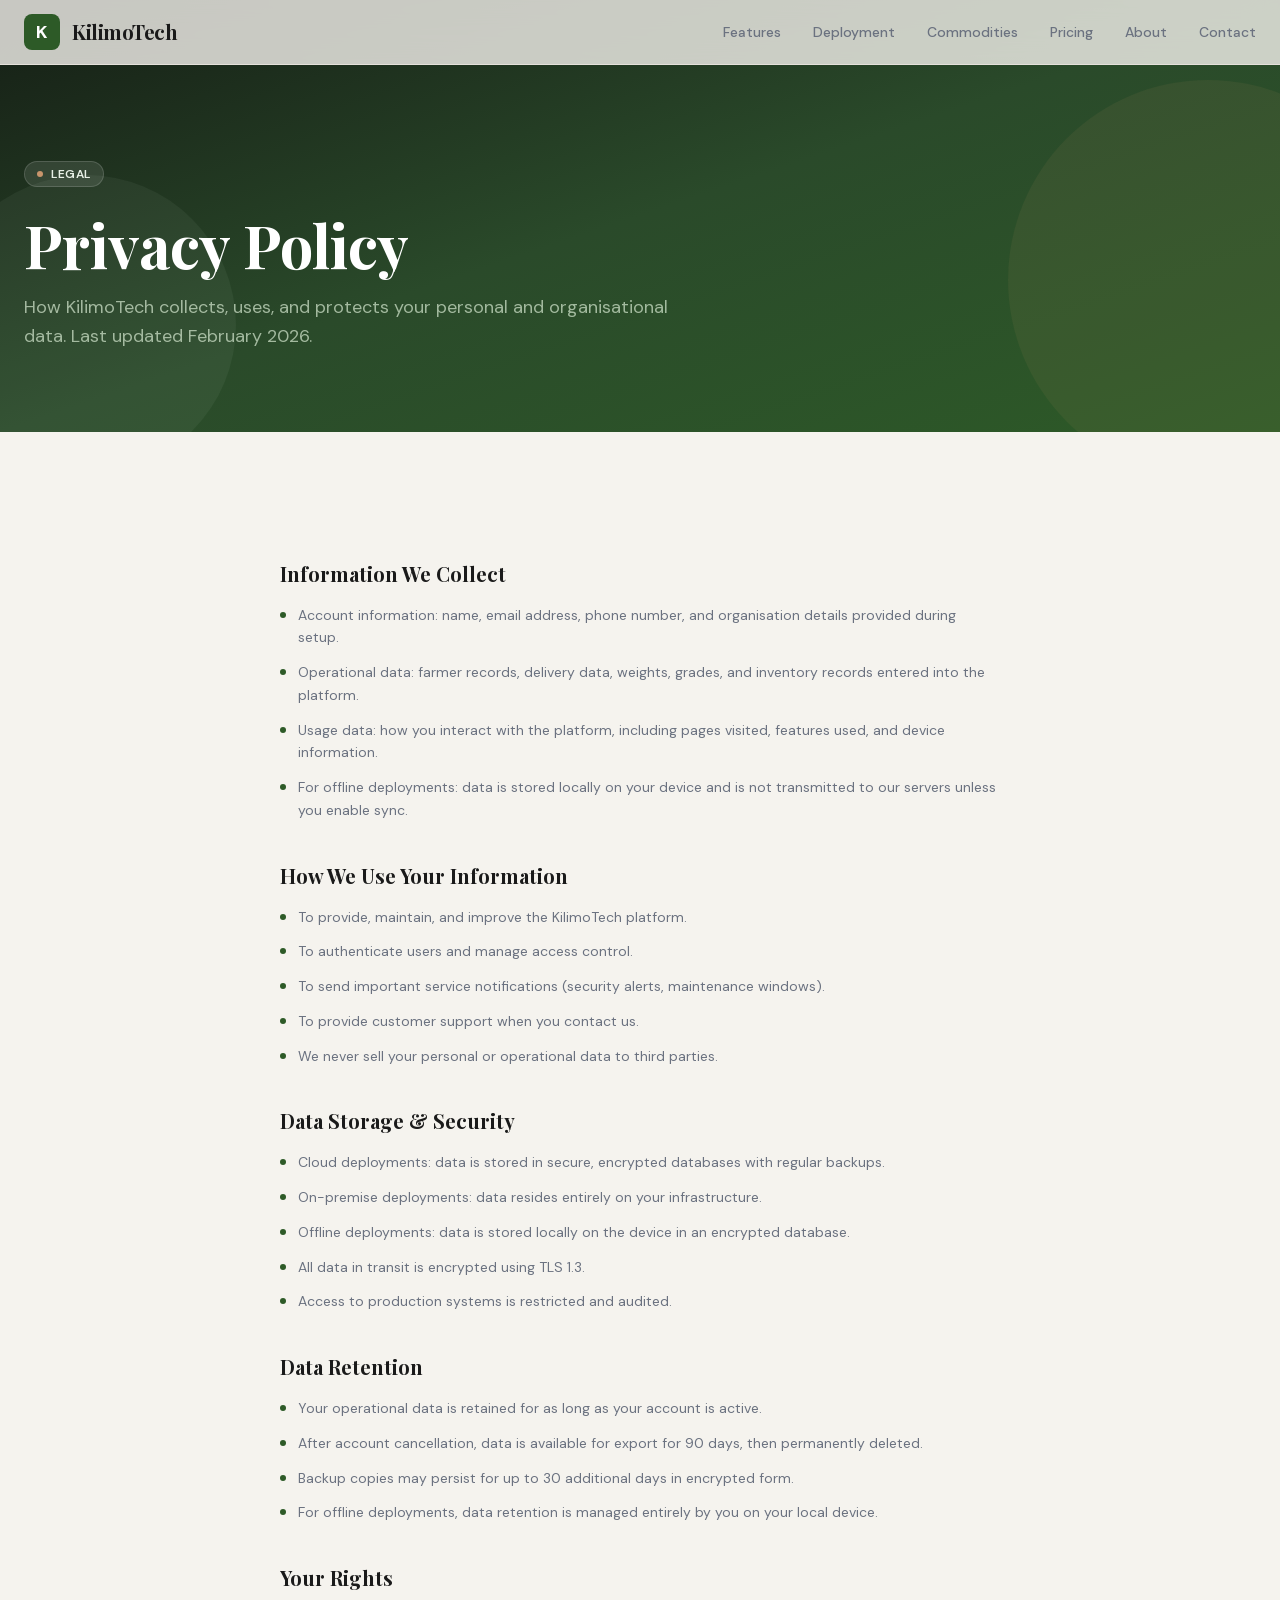
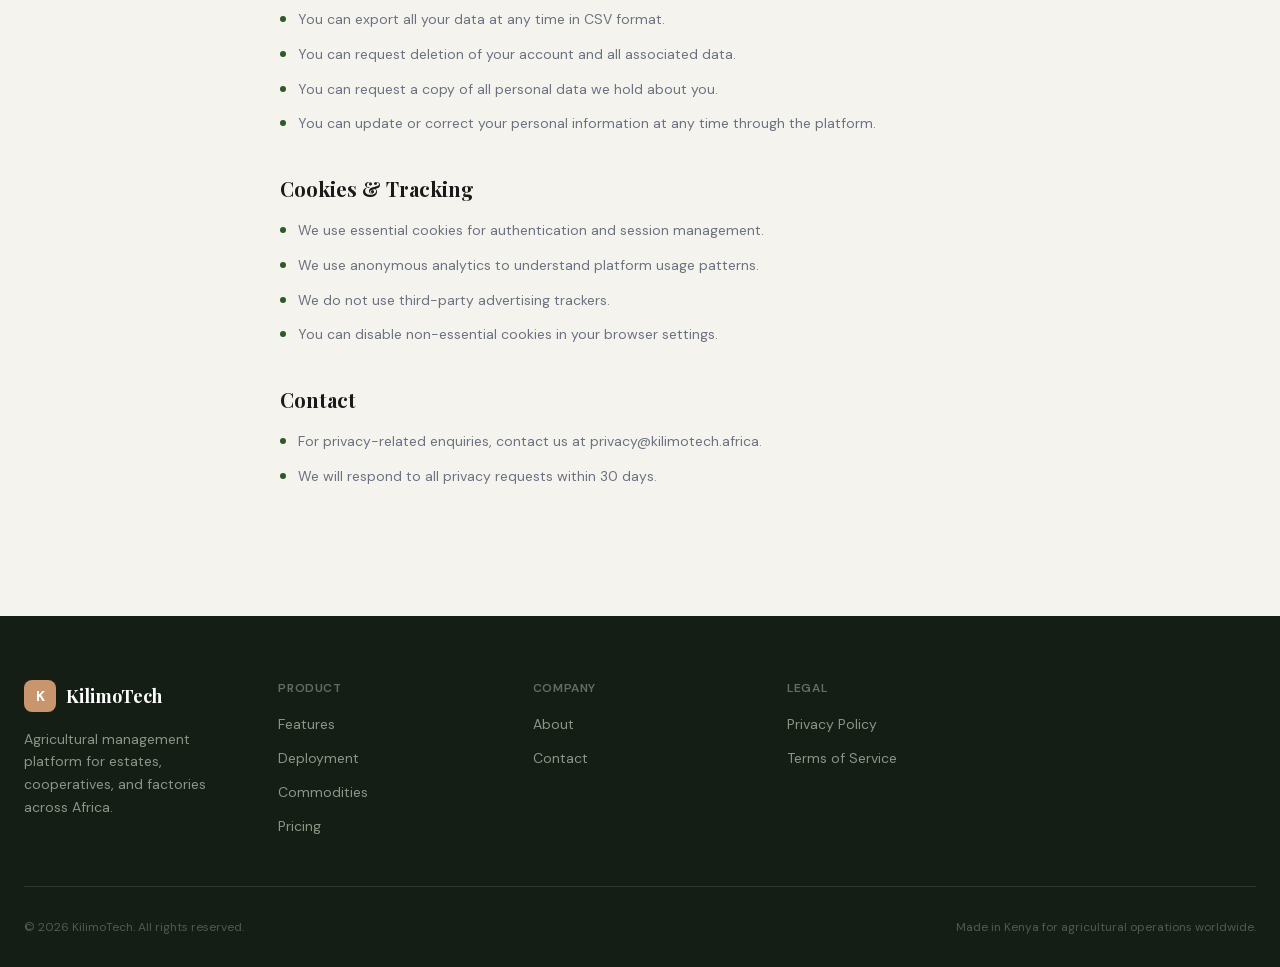
<file: privacy.html>
<!DOCTYPE html><!--D3zNu18wbHaffMa03_Pig--><html lang="en" class="dm_sans_40b93add-module__kJBK_q__variable playfair_display_d75971fc-module__qn-apa__variable dm_mono_9de2b2a0-module__hRvWSG__variable"><head><meta charSet="utf-8"/><meta name="viewport" content="width=device-width, initial-scale=1"/><link rel="preload" href="/_next/static/media/2a65768255d6b625-s.p.d19752fb.woff2" as="font" crossorigin="" type="font/woff2"/><link rel="preload" href="/_next/static/media/36363bfb06833f56-s.p.d8302362.woff2" as="font" crossorigin="" type="font/woff2"/><link rel="preload" href="/_next/static/media/5c285b27cdda1fe8-s.p.a62025f2.woff2" as="font" crossorigin="" type="font/woff2"/><link rel="preload" href="/_next/static/media/a73419dd2ba2d841-s.p.f2813c2a.woff2" as="font" crossorigin="" type="font/woff2"/><link rel="stylesheet" href="/_next/static/chunks/dcaea2d350113263.css" data-precedence="next"/><link rel="preload" as="script" fetchPriority="low" href="/_next/static/chunks/be8ab61f41ec2020.js"/><script src="/_next/static/chunks/fb54d7c07a4ea41f.js" async=""></script><script src="/_next/static/chunks/7b2394032621606a.js" async=""></script><script src="/_next/static/chunks/1a456bbcc4965f16.js" async=""></script><script src="/_next/static/chunks/turbopack-8dac0a1be86e41af.js" async=""></script><script src="/_next/static/chunks/0be2b363706ecf05.js" async=""></script><script src="/_next/static/chunks/f47e01017f33058d.js" async=""></script><script src="/_next/static/chunks/cf0741e0c4222a45.js" async=""></script><meta name="next-size-adjust" content=""/><title>Privacy Policy | KilimoTech</title><meta name="description" content="How KilimoTech collects, uses, and protects your personal and organisational data."/><meta name="author" content="KilimoTech"/><link rel="manifest" href="https://kilimotech.africa/manifest.json"/><meta name="keywords" content="agricultural management,farm management software,coffee estate management,tea factory software,crop management,harvest tracking,farmer records,agricultural ERP,cooperative management,offline farm software,Kenya agriculture,East Africa farming"/><meta name="creator" content="KilimoTech"/><meta name="publisher" content="KilimoTech"/><meta name="robots" content="index, follow"/><meta name="googlebot" content="index, follow, max-video-preview:-1, max-image-preview:large, max-snippet:-1"/><link rel="canonical" href="https://kilimotech.africa/privacy"/><meta property="og:title" content="Privacy Policy | KilimoTech"/><meta property="og:description" content="How KilimoTech collects, uses, and protects your personal and organisational data."/><meta property="og:url" content="https://kilimotech.africa/privacy"/><meta property="og:site_name" content="KilimoTech"/><meta property="og:image" content="https://kilimotech.africa/og-image.png"/><meta property="og:image:width" content="1200"/><meta property="og:image:height" content="630"/><meta property="og:image:alt" content="Privacy Policy — KilimoTech"/><meta property="og:image:type" content="image/png"/><meta name="twitter:card" content="summary_large_image"/><meta name="twitter:title" content="Privacy Policy | KilimoTech"/><meta name="twitter:description" content="How KilimoTech collects, uses, and protects your personal and organisational data."/><meta name="twitter:image" content="https://kilimotech.africa/og-image.png"/><link rel="icon" href="https://kilimotech.africa/favicon.svg" type="image/svg+xml"/><link rel="icon" href="https://kilimotech.africa/favicon.png" type="image/png" sizes="32x32"/><link rel="apple-touch-icon" href="https://kilimotech.africa/apple-touch-icon.png"/><script src="/_next/static/chunks/a6dad97d9634a72d.js" noModule=""></script></head><body class="font-sans antialiased text-text bg-cream"><div hidden=""><!--$--><!--/$--></div><script type="application/ld+json">{"@context":"https://schema.org","@type":"Organization","name":"KilimoTech","url":"https://kilimotech.africa","description":"Multi-tenant agricultural management platform for coffee, tea, fish, avocado, and more.","founder":{"@type":"Organization","name":"KilimoTech"},"areaServed":"Africa","knowsAbout":["Agricultural Management","Coffee Estate Management","Farm Software","Cooperative Management"]}</script><script type="application/ld+json">{"@context":"https://schema.org","@type":"WebSite","name":"KilimoTech","url":"https://kilimotech.africa","description":"Agricultural management platform for estates, cooperatives, and factories."}</script><header class="fixed top-0 left-0 right-0 z-50 bg-cream/80 backdrop-blur-lg border-b border-border"><div class="max-w-7xl mx-auto px-6 h-16 flex items-center justify-between"><a class="flex items-center gap-3" href="/"><div class="w-9 h-9 rounded-lg bg-primary flex items-center justify-center"><span class="text-white font-bold text-lg">K</span></div><span class="font-display text-xl font-bold text-text tracking-tight">KilimoTech</span></a><nav class="hidden md:flex items-center gap-8"><a class="text-sm font-medium transition-colors text-muted hover:text-primary" href="/features">Features</a><a class="text-sm font-medium transition-colors text-muted hover:text-primary" href="/deployment">Deployment</a><a class="text-sm font-medium transition-colors text-muted hover:text-primary" href="/commodities">Commodities</a><a class="text-sm font-medium transition-colors text-muted hover:text-primary" href="/pricing">Pricing</a><a class="text-sm font-medium transition-colors text-muted hover:text-primary" href="/about">About</a><a class="text-sm font-medium transition-colors text-muted hover:text-primary" href="/contact">Contact</a></nav><button class="md:hidden p-2 text-text" aria-label="Toggle menu"><svg width="24" height="24" viewBox="0 0 24 24" fill="none" stroke="currentColor" stroke-width="2" stroke-linecap="round"><line x1="3" y1="8" x2="21" y2="8"></line><line x1="3" y1="16" x2="21" y2="16"></line></svg></button></div></header><main><script type="application/ld+json">{"@context":"https://schema.org","@type":"BreadcrumbList","itemListElement":[{"@type":"ListItem","position":1,"name":"Home","item":"https://kilimotech.africa/"},{"@type":"ListItem","position":2,"name":"Privacy Policy","item":"https://kilimotech.africa/privacy"}]}</script><section class="relative pt-32 pb-16 md:pt-40 md:pb-20 overflow-hidden"><div class="absolute inset-0 bg-gradient-to-br from-forest via-forest-light to-primary"></div><div class="absolute top-20 right-[-10%] w-[400px] h-[400px] rounded-full bg-accent/8"></div><div class="absolute bottom-[-10%] left-[-5%] w-[300px] h-[300px] rounded-full bg-primary-light/5"></div><div class="relative max-w-7xl mx-auto px-6"><div class="inline-flex items-center gap-2 px-3 py-1 rounded-full bg-white/10 border border-white/15 mb-6"><span class="w-1.5 h-1.5 rounded-full bg-accent"></span><span class="text-xs font-semibold text-primary-light tracking-wider uppercase">Legal</span></div><h1 class="font-display text-4xl md:text-5xl lg:text-6xl font-bold text-white leading-[1.1] mb-4 max-w-3xl">Privacy Policy</h1><p class="text-lg text-primary-lighter/70 max-w-2xl leading-relaxed">How KilimoTech collects, uses, and protects your personal and organisational data. Last updated February 2026.</p></div></section><section class="py-24 md:py-32 bg-cream"><div class="max-w-3xl mx-auto px-6 space-y-10"><div><h2 class="font-display text-xl font-bold text-text mb-4">Information We Collect</h2><ul class="space-y-3"><li class="flex items-start gap-3"><span class="w-1.5 h-1.5 rounded-full bg-primary mt-2 flex-shrink-0"></span><span class="text-sm text-muted leading-relaxed">Account information: name, email address, phone number, and organisation details provided during setup.</span></li><li class="flex items-start gap-3"><span class="w-1.5 h-1.5 rounded-full bg-primary mt-2 flex-shrink-0"></span><span class="text-sm text-muted leading-relaxed">Operational data: farmer records, delivery data, weights, grades, and inventory records entered into the platform.</span></li><li class="flex items-start gap-3"><span class="w-1.5 h-1.5 rounded-full bg-primary mt-2 flex-shrink-0"></span><span class="text-sm text-muted leading-relaxed">Usage data: how you interact with the platform, including pages visited, features used, and device information.</span></li><li class="flex items-start gap-3"><span class="w-1.5 h-1.5 rounded-full bg-primary mt-2 flex-shrink-0"></span><span class="text-sm text-muted leading-relaxed">For offline deployments: data is stored locally on your device and is not transmitted to our servers unless you enable sync.</span></li></ul></div><div><h2 class="font-display text-xl font-bold text-text mb-4">How We Use Your Information</h2><ul class="space-y-3"><li class="flex items-start gap-3"><span class="w-1.5 h-1.5 rounded-full bg-primary mt-2 flex-shrink-0"></span><span class="text-sm text-muted leading-relaxed">To provide, maintain, and improve the KilimoTech platform.</span></li><li class="flex items-start gap-3"><span class="w-1.5 h-1.5 rounded-full bg-primary mt-2 flex-shrink-0"></span><span class="text-sm text-muted leading-relaxed">To authenticate users and manage access control.</span></li><li class="flex items-start gap-3"><span class="w-1.5 h-1.5 rounded-full bg-primary mt-2 flex-shrink-0"></span><span class="text-sm text-muted leading-relaxed">To send important service notifications (security alerts, maintenance windows).</span></li><li class="flex items-start gap-3"><span class="w-1.5 h-1.5 rounded-full bg-primary mt-2 flex-shrink-0"></span><span class="text-sm text-muted leading-relaxed">To provide customer support when you contact us.</span></li><li class="flex items-start gap-3"><span class="w-1.5 h-1.5 rounded-full bg-primary mt-2 flex-shrink-0"></span><span class="text-sm text-muted leading-relaxed">We never sell your personal or operational data to third parties.</span></li></ul></div><div><h2 class="font-display text-xl font-bold text-text mb-4">Data Storage &amp; Security</h2><ul class="space-y-3"><li class="flex items-start gap-3"><span class="w-1.5 h-1.5 rounded-full bg-primary mt-2 flex-shrink-0"></span><span class="text-sm text-muted leading-relaxed">Cloud deployments: data is stored in secure, encrypted databases with regular backups.</span></li><li class="flex items-start gap-3"><span class="w-1.5 h-1.5 rounded-full bg-primary mt-2 flex-shrink-0"></span><span class="text-sm text-muted leading-relaxed">On-premise deployments: data resides entirely on your infrastructure.</span></li><li class="flex items-start gap-3"><span class="w-1.5 h-1.5 rounded-full bg-primary mt-2 flex-shrink-0"></span><span class="text-sm text-muted leading-relaxed">Offline deployments: data is stored locally on the device in an encrypted database.</span></li><li class="flex items-start gap-3"><span class="w-1.5 h-1.5 rounded-full bg-primary mt-2 flex-shrink-0"></span><span class="text-sm text-muted leading-relaxed">All data in transit is encrypted using TLS 1.3.</span></li><li class="flex items-start gap-3"><span class="w-1.5 h-1.5 rounded-full bg-primary mt-2 flex-shrink-0"></span><span class="text-sm text-muted leading-relaxed">Access to production systems is restricted and audited.</span></li></ul></div><div><h2 class="font-display text-xl font-bold text-text mb-4">Data Retention</h2><ul class="space-y-3"><li class="flex items-start gap-3"><span class="w-1.5 h-1.5 rounded-full bg-primary mt-2 flex-shrink-0"></span><span class="text-sm text-muted leading-relaxed">Your operational data is retained for as long as your account is active.</span></li><li class="flex items-start gap-3"><span class="w-1.5 h-1.5 rounded-full bg-primary mt-2 flex-shrink-0"></span><span class="text-sm text-muted leading-relaxed">After account cancellation, data is available for export for 90 days, then permanently deleted.</span></li><li class="flex items-start gap-3"><span class="w-1.5 h-1.5 rounded-full bg-primary mt-2 flex-shrink-0"></span><span class="text-sm text-muted leading-relaxed">Backup copies may persist for up to 30 additional days in encrypted form.</span></li><li class="flex items-start gap-3"><span class="w-1.5 h-1.5 rounded-full bg-primary mt-2 flex-shrink-0"></span><span class="text-sm text-muted leading-relaxed">For offline deployments, data retention is managed entirely by you on your local device.</span></li></ul></div><div><h2 class="font-display text-xl font-bold text-text mb-4">Your Rights</h2><ul class="space-y-3"><li class="flex items-start gap-3"><span class="w-1.5 h-1.5 rounded-full bg-primary mt-2 flex-shrink-0"></span><span class="text-sm text-muted leading-relaxed">You can export all your data at any time in CSV format.</span></li><li class="flex items-start gap-3"><span class="w-1.5 h-1.5 rounded-full bg-primary mt-2 flex-shrink-0"></span><span class="text-sm text-muted leading-relaxed">You can request deletion of your account and all associated data.</span></li><li class="flex items-start gap-3"><span class="w-1.5 h-1.5 rounded-full bg-primary mt-2 flex-shrink-0"></span><span class="text-sm text-muted leading-relaxed">You can request a copy of all personal data we hold about you.</span></li><li class="flex items-start gap-3"><span class="w-1.5 h-1.5 rounded-full bg-primary mt-2 flex-shrink-0"></span><span class="text-sm text-muted leading-relaxed">You can update or correct your personal information at any time through the platform.</span></li></ul></div><div><h2 class="font-display text-xl font-bold text-text mb-4">Cookies &amp; Tracking</h2><ul class="space-y-3"><li class="flex items-start gap-3"><span class="w-1.5 h-1.5 rounded-full bg-primary mt-2 flex-shrink-0"></span><span class="text-sm text-muted leading-relaxed">We use essential cookies for authentication and session management.</span></li><li class="flex items-start gap-3"><span class="w-1.5 h-1.5 rounded-full bg-primary mt-2 flex-shrink-0"></span><span class="text-sm text-muted leading-relaxed">We use anonymous analytics to understand platform usage patterns.</span></li><li class="flex items-start gap-3"><span class="w-1.5 h-1.5 rounded-full bg-primary mt-2 flex-shrink-0"></span><span class="text-sm text-muted leading-relaxed">We do not use third-party advertising trackers.</span></li><li class="flex items-start gap-3"><span class="w-1.5 h-1.5 rounded-full bg-primary mt-2 flex-shrink-0"></span><span class="text-sm text-muted leading-relaxed">You can disable non-essential cookies in your browser settings.</span></li></ul></div><div><h2 class="font-display text-xl font-bold text-text mb-4">Contact</h2><ul class="space-y-3"><li class="flex items-start gap-3"><span class="w-1.5 h-1.5 rounded-full bg-primary mt-2 flex-shrink-0"></span><span class="text-sm text-muted leading-relaxed">For privacy-related enquiries, contact us at privacy@kilimotech.africa.</span></li><li class="flex items-start gap-3"><span class="w-1.5 h-1.5 rounded-full bg-primary mt-2 flex-shrink-0"></span><span class="text-sm text-muted leading-relaxed">We will respond to all privacy requests within 30 days.</span></li></ul></div></div></section><!--$--><!--/$--></main><footer class="bg-forest text-primary-lighter/60 pt-16 pb-8"><div class="max-w-7xl mx-auto px-6"><div class="grid grid-cols-2 md:grid-cols-5 gap-10 mb-12"><div class="col-span-2 md:col-span-1"><a class="flex items-center gap-2.5 mb-4" href="/"><div class="w-8 h-8 rounded-lg bg-accent flex items-center justify-center"><span class="text-white font-bold text-sm">K</span></div><span class="font-display text-lg font-bold text-white">KilimoTech</span></a><p class="text-sm leading-relaxed mb-4">Agricultural management platform for estates, cooperatives, and factories across Africa.</p></div><div><h4 class="text-xs font-semibold text-primary-lighter/40 tracking-wider uppercase mb-4">Product</h4><ul class="space-y-2.5"><li><a class="text-sm hover:text-white transition-colors" href="/features">Features</a></li><li><a class="text-sm hover:text-white transition-colors" href="/deployment">Deployment</a></li><li><a class="text-sm hover:text-white transition-colors" href="/commodities">Commodities</a></li><li><a class="text-sm hover:text-white transition-colors" href="/pricing">Pricing</a></li></ul></div><div><h4 class="text-xs font-semibold text-primary-lighter/40 tracking-wider uppercase mb-4">Company</h4><ul class="space-y-2.5"><li><a class="text-sm hover:text-white transition-colors" href="/about">About</a></li><li><a class="text-sm hover:text-white transition-colors" href="/contact">Contact</a></li></ul></div><div><h4 class="text-xs font-semibold text-primary-lighter/40 tracking-wider uppercase mb-4">Legal</h4><ul class="space-y-2.5"><li><a class="text-sm hover:text-white transition-colors" href="/privacy">Privacy Policy</a></li><li><a class="text-sm hover:text-white transition-colors" href="/terms">Terms of Service</a></li></ul></div></div><div class="border-t border-white/10 pt-8 flex flex-col md:flex-row justify-between items-center gap-4"><p class="text-xs text-primary-lighter/30">© <!-- -->2026<!-- --> KilimoTech. All rights reserved.</p><p class="text-xs text-primary-lighter/30">Made in Kenya for agricultural operations worldwide.</p></div></div></footer><script src="/_next/static/chunks/be8ab61f41ec2020.js" id="_R_" async=""></script><script>(self.__next_f=self.__next_f||[]).push([0])</script><script>self.__next_f.push([1,"1:\"$Sreact.fragment\"\n2:I[46676,[\"/_next/static/chunks/0be2b363706ecf05.js\"],\"Header\"]\n3:I[13205,[\"/_next/static/chunks/f47e01017f33058d.js\",\"/_next/static/chunks/cf0741e0c4222a45.js\"],\"default\"]\n4:I[16106,[\"/_next/static/chunks/f47e01017f33058d.js\",\"/_next/static/chunks/cf0741e0c4222a45.js\"],\"default\"]\n5:I[79376,[\"/_next/static/chunks/0be2b363706ecf05.js\"],\"\"]\ne:I[86153,[\"/_next/static/chunks/f47e01017f33058d.js\",\"/_next/static/chunks/cf0741e0c4222a45.js\"],\"default\"]\n:HL[\"/_next/static/chunks/dcaea2d350113263.css\",\"style\"]\n:HL[\"/_next/static/media/2a65768255d6b625-s.p.d19752fb.woff2\",\"font\",{\"crossOrigin\":\"\",\"type\":\"font/woff2\"}]\n:HL[\"/_next/static/media/36363bfb06833f56-s.p.d8302362.woff2\",\"font\",{\"crossOrigin\":\"\",\"type\":\"font/woff2\"}]\n:HL[\"/_next/static/media/5c285b27cdda1fe8-s.p.a62025f2.woff2\",\"font\",{\"crossOrigin\":\"\",\"type\":\"font/woff2\"}]\n:HL[\"/_next/static/media/a73419dd2ba2d841-s.p.f2813c2a.woff2\",\"font\",{\"crossOrigin\":\"\",\"type\":\"font/woff2\"}]\n"])</script><script>self.__next_f.push([1,"0:{\"P\":null,\"b\":\"D3zNu18wbHaffMa03_Pig\",\"c\":[\"\",\"privacy\"],\"q\":\"\",\"i\":false,\"f\":[[[\"\",{\"children\":[\"privacy\",{\"children\":[\"__PAGE__\",{}]}]},\"$undefined\",\"$undefined\",true],[[\"$\",\"$1\",\"c\",{\"children\":[[[\"$\",\"link\",\"0\",{\"rel\":\"stylesheet\",\"href\":\"/_next/static/chunks/dcaea2d350113263.css\",\"precedence\":\"next\",\"crossOrigin\":\"$undefined\",\"nonce\":\"$undefined\"}],[\"$\",\"script\",\"script-0\",{\"src\":\"/_next/static/chunks/0be2b363706ecf05.js\",\"async\":true,\"nonce\":\"$undefined\"}]],[\"$\",\"html\",null,{\"lang\":\"en\",\"className\":\"dm_sans_40b93add-module__kJBK_q__variable playfair_display_d75971fc-module__qn-apa__variable dm_mono_9de2b2a0-module__hRvWSG__variable\",\"children\":[\"$\",\"body\",null,{\"className\":\"font-sans antialiased text-text bg-cream\",\"children\":[[\"$\",\"script\",null,{\"type\":\"application/ld+json\",\"dangerouslySetInnerHTML\":{\"__html\":\"{\\\"@context\\\":\\\"https://schema.org\\\",\\\"@type\\\":\\\"Organization\\\",\\\"name\\\":\\\"KilimoTech\\\",\\\"url\\\":\\\"https://kilimotech.africa\\\",\\\"description\\\":\\\"Multi-tenant agricultural management platform for coffee, tea, fish, avocado, and more.\\\",\\\"founder\\\":{\\\"@type\\\":\\\"Organization\\\",\\\"name\\\":\\\"KilimoTech\\\"},\\\"areaServed\\\":\\\"Africa\\\",\\\"knowsAbout\\\":[\\\"Agricultural Management\\\",\\\"Coffee Estate Management\\\",\\\"Farm Software\\\",\\\"Cooperative Management\\\"]}\"}}],[\"$\",\"script\",null,{\"type\":\"application/ld+json\",\"dangerouslySetInnerHTML\":{\"__html\":\"{\\\"@context\\\":\\\"https://schema.org\\\",\\\"@type\\\":\\\"WebSite\\\",\\\"name\\\":\\\"KilimoTech\\\",\\\"url\\\":\\\"https://kilimotech.africa\\\",\\\"description\\\":\\\"Agricultural management platform for estates, cooperatives, and factories.\\\"}\"}}],[\"$\",\"$L2\",null,{}],[\"$\",\"main\",null,{\"children\":[\"$\",\"$L3\",null,{\"parallelRouterKey\":\"children\",\"error\":\"$undefined\",\"errorStyles\":\"$undefined\",\"errorScripts\":\"$undefined\",\"template\":[\"$\",\"$L4\",null,{}],\"templateStyles\":\"$undefined\",\"templateScripts\":\"$undefined\",\"notFound\":[[[\"$\",\"title\",null,{\"children\":\"404: This page could not be found.\"}],[\"$\",\"div\",null,{\"style\":{\"fontFamily\":\"system-ui,\\\"Segoe UI\\\",Roboto,Helvetica,Arial,sans-serif,\\\"Apple Color Emoji\\\",\\\"Segoe UI Emoji\\\"\",\"height\":\"100vh\",\"textAlign\":\"center\",\"display\":\"flex\",\"flexDirection\":\"column\",\"alignItems\":\"center\",\"justifyContent\":\"center\"},\"children\":[\"$\",\"div\",null,{\"children\":[[\"$\",\"style\",null,{\"dangerouslySetInnerHTML\":{\"__html\":\"body{color:#000;background:#fff;margin:0}.next-error-h1{border-right:1px solid rgba(0,0,0,.3)}@media (prefers-color-scheme:dark){body{color:#fff;background:#000}.next-error-h1{border-right:1px solid rgba(255,255,255,.3)}}\"}}],[\"$\",\"h1\",null,{\"className\":\"next-error-h1\",\"style\":{\"display\":\"inline-block\",\"margin\":\"0 20px 0 0\",\"padding\":\"0 23px 0 0\",\"fontSize\":24,\"fontWeight\":500,\"verticalAlign\":\"top\",\"lineHeight\":\"49px\"},\"children\":404}],[\"$\",\"div\",null,{\"style\":{\"display\":\"inline-block\"},\"children\":[\"$\",\"h2\",null,{\"style\":{\"fontSize\":14,\"fontWeight\":400,\"lineHeight\":\"49px\",\"margin\":0},\"children\":\"This page could not be found.\"}]}]]}]}]],[]],\"forbidden\":\"$undefined\",\"unauthorized\":\"$undefined\"}]}],[\"$\",\"footer\",null,{\"className\":\"bg-forest text-primary-lighter/60 pt-16 pb-8\",\"children\":[\"$\",\"div\",null,{\"className\":\"max-w-7xl mx-auto px-6\",\"children\":[[\"$\",\"div\",null,{\"className\":\"grid grid-cols-2 md:grid-cols-5 gap-10 mb-12\",\"children\":[[\"$\",\"div\",null,{\"className\":\"col-span-2 md:col-span-1\",\"children\":[[\"$\",\"$L5\",null,{\"href\":\"/\",\"className\":\"flex items-center gap-2.5 mb-4\",\"children\":[[\"$\",\"div\",null,{\"className\":\"w-8 h-8 rounded-lg bg-accent flex items-center justify-center\",\"children\":[\"$\",\"span\",null,{\"className\":\"text-white font-bold text-sm\",\"children\":\"K\"}]}],[\"$\",\"span\",null,{\"className\":\"font-display text-lg font-bold text-white\",\"children\":\"KilimoTech\"}]]}],[\"$\",\"p\",null,{\"className\":\"text-sm leading-relaxed mb-4\",\"children\":\"Agricultural management platform for estates, cooperatives, and factories across Africa.\"}]]}],[[\"$\",\"div\",\"Product\",{\"children\":[[\"$\",\"h4\",null,{\"className\":\"text-xs font-semibold text-primary-lighter/40 tracking-wider uppercase mb-4\",\"children\":\"Product\"}],[\"$\",\"ul\",null,{\"className\":\"space-y-2.5\",\"children\":[[\"$\",\"li\",\"Features\",{\"children\":[\"$\",\"$L5\",null,{\"href\":\"/features\",\"className\":\"text-sm hover:text-white transition-colors\",\"children\":\"Features\"}]}],[\"$\",\"li\",\"Deployment\",{\"children\":[\"$\",\"$L5\",null,{\"href\":\"/deployment\",\"className\":\"text-sm hover:text-white transition-colors\",\"children\":\"Deployment\"}]}],\"$L6\",\"$L7\"]}]]}],\"$L8\",\"$L9\"]]}],\"$La\"]}]}]]}]}]]}],{\"children\":[\"$Lb\",{\"children\":[\"$Lc\",{},null,false,false]},null,false,false]},null,false,false],\"$Ld\",false]],\"m\":\"$undefined\",\"G\":[\"$e\",[]],\"S\":true}\n"])</script><script>self.__next_f.push([1,"1a:I[77631,[\"/_next/static/chunks/f47e01017f33058d.js\",\"/_next/static/chunks/cf0741e0c4222a45.js\"],\"ViewportBoundary\"]\n1c:I[77631,[\"/_next/static/chunks/f47e01017f33058d.js\",\"/_next/static/chunks/cf0741e0c4222a45.js\"],\"MetadataBoundary\"]\n1d:\"$Sreact.suspense\"\n6:[\"$\",\"li\",\"Commodities\",{\"children\":[\"$\",\"$L5\",null,{\"href\":\"/commodities\",\"className\":\"text-sm hover:text-white transition-colors\",\"children\":\"Commodities\"}]}]\n7:[\"$\",\"li\",\"Pricing\",{\"children\":[\"$\",\"$L5\",null,{\"href\":\"/pricing\",\"className\":\"text-sm hover:text-white transition-colors\",\"children\":\"Pricing\"}]}]\n8:[\"$\",\"div\",\"Company\",{\"children\":[[\"$\",\"h4\",null,{\"className\":\"text-xs font-semibold text-primary-lighter/40 tracking-wider uppercase mb-4\",\"children\":\"Company\"}],[\"$\",\"ul\",null,{\"className\":\"space-y-2.5\",\"children\":[[\"$\",\"li\",\"About\",{\"children\":[\"$\",\"$L5\",null,{\"href\":\"/about\",\"className\":\"text-sm hover:text-white transition-colors\",\"children\":\"About\"}]}],[\"$\",\"li\",\"Contact\",{\"children\":[\"$\",\"$L5\",null,{\"href\":\"/contact\",\"className\":\"text-sm hover:text-white transition-colors\",\"children\":\"Contact\"}]}]]}]]}]\n9:[\"$\",\"div\",\"Legal\",{\"children\":[[\"$\",\"h4\",null,{\"className\":\"text-xs font-semibold text-primary-lighter/40 tracking-wider uppercase mb-4\",\"children\":\"Legal\"}],[\"$\",\"ul\",null,{\"className\":\"space-y-2.5\",\"children\":[[\"$\",\"li\",\"Privacy Policy\",{\"children\":[\"$\",\"$L5\",null,{\"href\":\"/privacy\",\"className\":\"text-sm hover:text-white transition-colors\",\"children\":\"Privacy Policy\"}]}],[\"$\",\"li\",\"Terms of Service\",{\"children\":[\"$\",\"$L5\",null,{\"href\":\"/terms\",\"className\":\"text-sm hover:text-white transition-colors\",\"children\":\"Terms of Service\"}]}]]}]]}]\na:[\"$\",\"div\",null,{\"className\":\"border-t border-white/10 pt-8 flex flex-col md:flex-row justify-between items-center gap-4\",\"children\":[[\"$\",\"p\",null,{\"className\":\"text-xs text-primary-lighter/30\",\"children\":[\"© \",2026,\" KilimoTech. All rights reserved.\"]}],[\"$\",\"p\",null,{\"className\":\"text-xs text-primary-lighter/30\",\"children\":\"Made in Kenya for agricultural operations worldwide.\"}]]}]\nb:[\"$\",\"$1\",\"c\",{\"children\":[null,[\"$\",\"$L3\",null,{\"parallelRouterKey\":\"children\",\"error\":\"$undefined\",\"errorStyles\":\"$undefined\",\"errorScripts\":\"$undefined\",\"template\":[\"$\",\"$L4\",null,{}],\"templateStyles\":\"$undefined\",\"templateScripts\":\"$undefined\",\"notFound\":\"$undefined\",\"forbidden\":\"$undefined\",\"unauthorized\":\"$undefined\"}]]}]\n"])</script><script>self.__next_f.push([1,"c:[\"$\",\"$1\",\"c\",{\"children\":[[[\"$\",\"script\",null,{\"type\":\"application/ld+json\",\"dangerouslySetInnerHTML\":{\"__html\":\"{\\\"@context\\\":\\\"https://schema.org\\\",\\\"@type\\\":\\\"BreadcrumbList\\\",\\\"itemListElement\\\":[{\\\"@type\\\":\\\"ListItem\\\",\\\"position\\\":1,\\\"name\\\":\\\"Home\\\",\\\"item\\\":\\\"https://kilimotech.africa/\\\"},{\\\"@type\\\":\\\"ListItem\\\",\\\"position\\\":2,\\\"name\\\":\\\"Privacy Policy\\\",\\\"item\\\":\\\"https://kilimotech.africa/privacy\\\"}]}\"}}],[\"$\",\"section\",null,{\"className\":\"relative pt-32 pb-16 md:pt-40 md:pb-20 overflow-hidden\",\"children\":[[\"$\",\"div\",null,{\"className\":\"absolute inset-0 bg-gradient-to-br from-forest via-forest-light to-primary\"}],[\"$\",\"div\",null,{\"className\":\"absolute top-20 right-[-10%] w-[400px] h-[400px] rounded-full bg-accent/8\"}],[\"$\",\"div\",null,{\"className\":\"absolute bottom-[-10%] left-[-5%] w-[300px] h-[300px] rounded-full bg-primary-light/5\"}],[\"$\",\"div\",null,{\"className\":\"relative max-w-7xl mx-auto px-6\",\"children\":[[\"$\",\"div\",null,{\"className\":\"inline-flex items-center gap-2 px-3 py-1 rounded-full bg-white/10 border border-white/15 mb-6\",\"children\":[[\"$\",\"span\",null,{\"className\":\"w-1.5 h-1.5 rounded-full bg-accent\"}],[\"$\",\"span\",null,{\"className\":\"text-xs font-semibold text-primary-light tracking-wider uppercase\",\"children\":\"Legal\"}]]}],[\"$\",\"h1\",null,{\"className\":\"font-display text-4xl md:text-5xl lg:text-6xl font-bold text-white leading-[1.1] mb-4 max-w-3xl\",\"children\":\"Privacy Policy\"}],[\"$\",\"p\",null,{\"className\":\"text-lg text-primary-lighter/70 max-w-2xl leading-relaxed\",\"children\":\"How KilimoTech collects, uses, and protects your personal and organisational data. Last updated February 2026.\"}]]}]]}],[\"$\",\"section\",null,{\"className\":\"py-24 md:py-32 bg-cream\",\"children\":[\"$\",\"div\",null,{\"className\":\"max-w-3xl mx-auto px-6 space-y-10\",\"children\":[[\"$\",\"div\",\"Information We Collect\",{\"children\":[[\"$\",\"h2\",null,{\"className\":\"font-display text-xl font-bold text-text mb-4\",\"children\":\"Information We Collect\"}],[\"$\",\"ul\",null,{\"className\":\"space-y-3\",\"children\":[[\"$\",\"li\",\"0\",{\"className\":\"flex items-start gap-3\",\"children\":[[\"$\",\"span\",null,{\"className\":\"w-1.5 h-1.5 rounded-full bg-primary mt-2 flex-shrink-0\"}],[\"$\",\"span\",null,{\"className\":\"text-sm text-muted leading-relaxed\",\"children\":\"Account information: name, email address, phone number, and organisation details provided during setup.\"}]]}],[\"$\",\"li\",\"1\",{\"className\":\"flex items-start gap-3\",\"children\":[[\"$\",\"span\",null,{\"className\":\"w-1.5 h-1.5 rounded-full bg-primary mt-2 flex-shrink-0\"}],[\"$\",\"span\",null,{\"className\":\"text-sm text-muted leading-relaxed\",\"children\":\"Operational data: farmer records, delivery data, weights, grades, and inventory records entered into the platform.\"}]]}],[\"$\",\"li\",\"2\",{\"className\":\"flex items-start gap-3\",\"children\":[[\"$\",\"span\",null,{\"className\":\"w-1.5 h-1.5 rounded-full bg-primary mt-2 flex-shrink-0\"}],[\"$\",\"span\",null,{\"className\":\"text-sm text-muted leading-relaxed\",\"children\":\"Usage data: how you interact with the platform, including pages visited, features used, and device information.\"}]]}],[\"$\",\"li\",\"3\",{\"className\":\"flex items-start gap-3\",\"children\":[[\"$\",\"span\",null,{\"className\":\"w-1.5 h-1.5 rounded-full bg-primary mt-2 flex-shrink-0\"}],[\"$\",\"span\",null,{\"className\":\"text-sm text-muted leading-relaxed\",\"children\":\"For offline deployments: data is stored locally on your device and is not transmitted to our servers unless you enable sync.\"}]]}]]}]]}],[\"$\",\"div\",\"How We Use Your Information\",{\"children\":[[\"$\",\"h2\",null,{\"className\":\"font-display text-xl font-bold text-text mb-4\",\"children\":\"How We Use Your Information\"}],[\"$\",\"ul\",null,{\"className\":\"space-y-3\",\"children\":[[\"$\",\"li\",\"0\",{\"className\":\"flex items-start gap-3\",\"children\":[[\"$\",\"span\",null,{\"className\":\"w-1.5 h-1.5 rounded-full bg-primary mt-2 flex-shrink-0\"}],[\"$\",\"span\",null,{\"className\":\"text-sm text-muted leading-relaxed\",\"children\":\"To provide, maintain, and improve the KilimoTech platform.\"}]]}],[\"$\",\"li\",\"1\",{\"className\":\"flex items-start gap-3\",\"children\":[\"$Lf\",\"$L10\"]}],\"$L11\",\"$L12\",\"$L13\"]}]]}],\"$L14\",\"$L15\",\"$L16\",\"$L17\",\"$L18\"]}]}]],null,\"$L19\"]}]\n"])</script><script>self.__next_f.push([1,"d:[\"$\",\"$1\",\"h\",{\"children\":[null,[\"$\",\"$L1a\",null,{\"children\":\"$@1b\"}],[\"$\",\"div\",null,{\"hidden\":true,\"children\":[\"$\",\"$L1c\",null,{\"children\":[\"$\",\"$1d\",null,{\"name\":\"Next.Metadata\",\"children\":\"$@1e\"}]}]}],[\"$\",\"meta\",null,{\"name\":\"next-size-adjust\",\"content\":\"\"}]]}]\n"])</script><script>self.__next_f.push([1,"1f:I[77631,[\"/_next/static/chunks/f47e01017f33058d.js\",\"/_next/static/chunks/cf0741e0c4222a45.js\"],\"OutletBoundary\"]\nf:[\"$\",\"span\",null,{\"className\":\"w-1.5 h-1.5 rounded-full bg-primary mt-2 flex-shrink-0\"}]\n10:[\"$\",\"span\",null,{\"className\":\"text-sm text-muted leading-relaxed\",\"children\":\"To authenticate users and manage access control.\"}]\n11:[\"$\",\"li\",\"2\",{\"className\":\"flex items-start gap-3\",\"children\":[[\"$\",\"span\",null,{\"className\":\"w-1.5 h-1.5 rounded-full bg-primary mt-2 flex-shrink-0\"}],[\"$\",\"span\",null,{\"className\":\"text-sm text-muted leading-relaxed\",\"children\":\"To send important service notifications (security alerts, maintenance windows).\"}]]}]\n12:[\"$\",\"li\",\"3\",{\"className\":\"flex items-start gap-3\",\"children\":[[\"$\",\"span\",null,{\"className\":\"w-1.5 h-1.5 rounded-full bg-primary mt-2 flex-shrink-0\"}],[\"$\",\"span\",null,{\"className\":\"text-sm text-muted leading-relaxed\",\"children\":\"To provide customer support when you contact us.\"}]]}]\n13:[\"$\",\"li\",\"4\",{\"className\":\"flex items-start gap-3\",\"children\":[[\"$\",\"span\",null,{\"className\":\"w-1.5 h-1.5 rounded-full bg-primary mt-2 flex-shrink-0\"}],[\"$\",\"span\",null,{\"className\":\"text-sm text-muted leading-relaxed\",\"children\":\"We never sell your personal or operational data to third parties.\"}]]}]\n"])</script><script>self.__next_f.push([1,"14:[\"$\",\"div\",\"Data Storage \u0026 Security\",{\"children\":[[\"$\",\"h2\",null,{\"className\":\"font-display text-xl font-bold text-text mb-4\",\"children\":\"Data Storage \u0026 Security\"}],[\"$\",\"ul\",null,{\"className\":\"space-y-3\",\"children\":[[\"$\",\"li\",\"0\",{\"className\":\"flex items-start gap-3\",\"children\":[[\"$\",\"span\",null,{\"className\":\"w-1.5 h-1.5 rounded-full bg-primary mt-2 flex-shrink-0\"}],[\"$\",\"span\",null,{\"className\":\"text-sm text-muted leading-relaxed\",\"children\":\"Cloud deployments: data is stored in secure, encrypted databases with regular backups.\"}]]}],[\"$\",\"li\",\"1\",{\"className\":\"flex items-start gap-3\",\"children\":[[\"$\",\"span\",null,{\"className\":\"w-1.5 h-1.5 rounded-full bg-primary mt-2 flex-shrink-0\"}],[\"$\",\"span\",null,{\"className\":\"text-sm text-muted leading-relaxed\",\"children\":\"On-premise deployments: data resides entirely on your infrastructure.\"}]]}],[\"$\",\"li\",\"2\",{\"className\":\"flex items-start gap-3\",\"children\":[[\"$\",\"span\",null,{\"className\":\"w-1.5 h-1.5 rounded-full bg-primary mt-2 flex-shrink-0\"}],[\"$\",\"span\",null,{\"className\":\"text-sm text-muted leading-relaxed\",\"children\":\"Offline deployments: data is stored locally on the device in an encrypted database.\"}]]}],[\"$\",\"li\",\"3\",{\"className\":\"flex items-start gap-3\",\"children\":[[\"$\",\"span\",null,{\"className\":\"w-1.5 h-1.5 rounded-full bg-primary mt-2 flex-shrink-0\"}],[\"$\",\"span\",null,{\"className\":\"text-sm text-muted leading-relaxed\",\"children\":\"All data in transit is encrypted using TLS 1.3.\"}]]}],[\"$\",\"li\",\"4\",{\"className\":\"flex items-start gap-3\",\"children\":[[\"$\",\"span\",null,{\"className\":\"w-1.5 h-1.5 rounded-full bg-primary mt-2 flex-shrink-0\"}],[\"$\",\"span\",null,{\"className\":\"text-sm text-muted leading-relaxed\",\"children\":\"Access to production systems is restricted and audited.\"}]]}]]}]]}]\n"])</script><script>self.__next_f.push([1,"15:[\"$\",\"div\",\"Data Retention\",{\"children\":[[\"$\",\"h2\",null,{\"className\":\"font-display text-xl font-bold text-text mb-4\",\"children\":\"Data Retention\"}],[\"$\",\"ul\",null,{\"className\":\"space-y-3\",\"children\":[[\"$\",\"li\",\"0\",{\"className\":\"flex items-start gap-3\",\"children\":[[\"$\",\"span\",null,{\"className\":\"w-1.5 h-1.5 rounded-full bg-primary mt-2 flex-shrink-0\"}],[\"$\",\"span\",null,{\"className\":\"text-sm text-muted leading-relaxed\",\"children\":\"Your operational data is retained for as long as your account is active.\"}]]}],[\"$\",\"li\",\"1\",{\"className\":\"flex items-start gap-3\",\"children\":[[\"$\",\"span\",null,{\"className\":\"w-1.5 h-1.5 rounded-full bg-primary mt-2 flex-shrink-0\"}],[\"$\",\"span\",null,{\"className\":\"text-sm text-muted leading-relaxed\",\"children\":\"After account cancellation, data is available for export for 90 days, then permanently deleted.\"}]]}],[\"$\",\"li\",\"2\",{\"className\":\"flex items-start gap-3\",\"children\":[[\"$\",\"span\",null,{\"className\":\"w-1.5 h-1.5 rounded-full bg-primary mt-2 flex-shrink-0\"}],[\"$\",\"span\",null,{\"className\":\"text-sm text-muted leading-relaxed\",\"children\":\"Backup copies may persist for up to 30 additional days in encrypted form.\"}]]}],[\"$\",\"li\",\"3\",{\"className\":\"flex items-start gap-3\",\"children\":[[\"$\",\"span\",null,{\"className\":\"w-1.5 h-1.5 rounded-full bg-primary mt-2 flex-shrink-0\"}],[\"$\",\"span\",null,{\"className\":\"text-sm text-muted leading-relaxed\",\"children\":\"For offline deployments, data retention is managed entirely by you on your local device.\"}]]}]]}]]}]\n"])</script><script>self.__next_f.push([1,"16:[\"$\",\"div\",\"Your Rights\",{\"children\":[[\"$\",\"h2\",null,{\"className\":\"font-display text-xl font-bold text-text mb-4\",\"children\":\"Your Rights\"}],[\"$\",\"ul\",null,{\"className\":\"space-y-3\",\"children\":[[\"$\",\"li\",\"0\",{\"className\":\"flex items-start gap-3\",\"children\":[[\"$\",\"span\",null,{\"className\":\"w-1.5 h-1.5 rounded-full bg-primary mt-2 flex-shrink-0\"}],[\"$\",\"span\",null,{\"className\":\"text-sm text-muted leading-relaxed\",\"children\":\"You can export all your data at any time in CSV format.\"}]]}],[\"$\",\"li\",\"1\",{\"className\":\"flex items-start gap-3\",\"children\":[[\"$\",\"span\",null,{\"className\":\"w-1.5 h-1.5 rounded-full bg-primary mt-2 flex-shrink-0\"}],[\"$\",\"span\",null,{\"className\":\"text-sm text-muted leading-relaxed\",\"children\":\"You can request deletion of your account and all associated data.\"}]]}],[\"$\",\"li\",\"2\",{\"className\":\"flex items-start gap-3\",\"children\":[[\"$\",\"span\",null,{\"className\":\"w-1.5 h-1.5 rounded-full bg-primary mt-2 flex-shrink-0\"}],[\"$\",\"span\",null,{\"className\":\"text-sm text-muted leading-relaxed\",\"children\":\"You can request a copy of all personal data we hold about you.\"}]]}],[\"$\",\"li\",\"3\",{\"className\":\"flex items-start gap-3\",\"children\":[[\"$\",\"span\",null,{\"className\":\"w-1.5 h-1.5 rounded-full bg-primary mt-2 flex-shrink-0\"}],[\"$\",\"span\",null,{\"className\":\"text-sm text-muted leading-relaxed\",\"children\":\"You can update or correct your personal information at any time through the platform.\"}]]}]]}]]}]\n"])</script><script>self.__next_f.push([1,"17:[\"$\",\"div\",\"Cookies \u0026 Tracking\",{\"children\":[[\"$\",\"h2\",null,{\"className\":\"font-display text-xl font-bold text-text mb-4\",\"children\":\"Cookies \u0026 Tracking\"}],[\"$\",\"ul\",null,{\"className\":\"space-y-3\",\"children\":[[\"$\",\"li\",\"0\",{\"className\":\"flex items-start gap-3\",\"children\":[[\"$\",\"span\",null,{\"className\":\"w-1.5 h-1.5 rounded-full bg-primary mt-2 flex-shrink-0\"}],[\"$\",\"span\",null,{\"className\":\"text-sm text-muted leading-relaxed\",\"children\":\"We use essential cookies for authentication and session management.\"}]]}],[\"$\",\"li\",\"1\",{\"className\":\"flex items-start gap-3\",\"children\":[[\"$\",\"span\",null,{\"className\":\"w-1.5 h-1.5 rounded-full bg-primary mt-2 flex-shrink-0\"}],[\"$\",\"span\",null,{\"className\":\"text-sm text-muted leading-relaxed\",\"children\":\"We use anonymous analytics to understand platform usage patterns.\"}]]}],[\"$\",\"li\",\"2\",{\"className\":\"flex items-start gap-3\",\"children\":[[\"$\",\"span\",null,{\"className\":\"w-1.5 h-1.5 rounded-full bg-primary mt-2 flex-shrink-0\"}],[\"$\",\"span\",null,{\"className\":\"text-sm text-muted leading-relaxed\",\"children\":\"We do not use third-party advertising trackers.\"}]]}],[\"$\",\"li\",\"3\",{\"className\":\"flex items-start gap-3\",\"children\":[[\"$\",\"span\",null,{\"className\":\"w-1.5 h-1.5 rounded-full bg-primary mt-2 flex-shrink-0\"}],[\"$\",\"span\",null,{\"className\":\"text-sm text-muted leading-relaxed\",\"children\":\"You can disable non-essential cookies in your browser settings.\"}]]}]]}]]}]\n"])</script><script>self.__next_f.push([1,"18:[\"$\",\"div\",\"Contact\",{\"children\":[[\"$\",\"h2\",null,{\"className\":\"font-display text-xl font-bold text-text mb-4\",\"children\":\"Contact\"}],[\"$\",\"ul\",null,{\"className\":\"space-y-3\",\"children\":[[\"$\",\"li\",\"0\",{\"className\":\"flex items-start gap-3\",\"children\":[[\"$\",\"span\",null,{\"className\":\"w-1.5 h-1.5 rounded-full bg-primary mt-2 flex-shrink-0\"}],[\"$\",\"span\",null,{\"className\":\"text-sm text-muted leading-relaxed\",\"children\":\"For privacy-related enquiries, contact us at privacy@kilimotech.africa.\"}]]}],[\"$\",\"li\",\"1\",{\"className\":\"flex items-start gap-3\",\"children\":[[\"$\",\"span\",null,{\"className\":\"w-1.5 h-1.5 rounded-full bg-primary mt-2 flex-shrink-0\"}],[\"$\",\"span\",null,{\"className\":\"text-sm text-muted leading-relaxed\",\"children\":\"We will respond to all privacy requests within 30 days.\"}]]}]]}]]}]\n19:[\"$\",\"$L1f\",null,{\"children\":[\"$\",\"$1d\",null,{\"name\":\"Next.MetadataOutlet\",\"children\":\"$@20\"}]}]\n"])</script><script>self.__next_f.push([1,"1b:[[\"$\",\"meta\",\"0\",{\"charSet\":\"utf-8\"}],[\"$\",\"meta\",\"1\",{\"name\":\"viewport\",\"content\":\"width=device-width, initial-scale=1\"}]]\n"])</script><script>self.__next_f.push([1,"21:I[14590,[\"/_next/static/chunks/f47e01017f33058d.js\",\"/_next/static/chunks/cf0741e0c4222a45.js\"],\"IconMark\"]\n"])</script><script>self.__next_f.push([1,"1e:[[\"$\",\"title\",\"0\",{\"children\":\"Privacy Policy | KilimoTech\"}],[\"$\",\"meta\",\"1\",{\"name\":\"description\",\"content\":\"How KilimoTech collects, uses, and protects your personal and organisational data.\"}],[\"$\",\"meta\",\"2\",{\"name\":\"author\",\"content\":\"KilimoTech\"}],[\"$\",\"link\",\"3\",{\"rel\":\"manifest\",\"href\":\"https://kilimotech.africa/manifest.json\",\"crossOrigin\":\"$undefined\"}],[\"$\",\"meta\",\"4\",{\"name\":\"keywords\",\"content\":\"agricultural management,farm management software,coffee estate management,tea factory software,crop management,harvest tracking,farmer records,agricultural ERP,cooperative management,offline farm software,Kenya agriculture,East Africa farming\"}],[\"$\",\"meta\",\"5\",{\"name\":\"creator\",\"content\":\"KilimoTech\"}],[\"$\",\"meta\",\"6\",{\"name\":\"publisher\",\"content\":\"KilimoTech\"}],[\"$\",\"meta\",\"7\",{\"name\":\"robots\",\"content\":\"index, follow\"}],[\"$\",\"meta\",\"8\",{\"name\":\"googlebot\",\"content\":\"index, follow, max-video-preview:-1, max-image-preview:large, max-snippet:-1\"}],[\"$\",\"link\",\"9\",{\"rel\":\"canonical\",\"href\":\"https://kilimotech.africa/privacy\"}],[\"$\",\"meta\",\"10\",{\"property\":\"og:title\",\"content\":\"Privacy Policy | KilimoTech\"}],[\"$\",\"meta\",\"11\",{\"property\":\"og:description\",\"content\":\"How KilimoTech collects, uses, and protects your personal and organisational data.\"}],[\"$\",\"meta\",\"12\",{\"property\":\"og:url\",\"content\":\"https://kilimotech.africa/privacy\"}],[\"$\",\"meta\",\"13\",{\"property\":\"og:site_name\",\"content\":\"KilimoTech\"}],[\"$\",\"meta\",\"14\",{\"property\":\"og:image\",\"content\":\"https://kilimotech.africa/og-image.png\"}],[\"$\",\"meta\",\"15\",{\"property\":\"og:image:width\",\"content\":\"1200\"}],[\"$\",\"meta\",\"16\",{\"property\":\"og:image:height\",\"content\":\"630\"}],[\"$\",\"meta\",\"17\",{\"property\":\"og:image:alt\",\"content\":\"Privacy Policy — KilimoTech\"}],[\"$\",\"meta\",\"18\",{\"property\":\"og:image:type\",\"content\":\"image/png\"}],[\"$\",\"meta\",\"19\",{\"name\":\"twitter:card\",\"content\":\"summary_large_image\"}],[\"$\",\"meta\",\"20\",{\"name\":\"twitter:title\",\"content\":\"Privacy Policy | KilimoTech\"}],[\"$\",\"meta\",\"21\",{\"name\":\"twitter:description\",\"content\":\"How KilimoTech collects, uses, and protects your personal and organisational data.\"}],[\"$\",\"meta\",\"22\",{\"name\":\"twitter:image\",\"content\":\"https://kilimotech.africa/og-image.png\"}],[\"$\",\"link\",\"23\",{\"rel\":\"icon\",\"href\":\"https://kilimotech.africa/favicon.svg\",\"type\":\"image/svg+xml\"}],[\"$\",\"link\",\"24\",{\"rel\":\"icon\",\"href\":\"https://kilimotech.africa/favicon.png\",\"type\":\"image/png\",\"sizes\":\"32x32\"}],[\"$\",\"link\",\"25\",{\"rel\":\"apple-touch-icon\",\"href\":\"https://kilimotech.africa/apple-touch-icon.png\"}],[\"$\",\"$L21\",\"26\",{}]]\n"])</script><script>self.__next_f.push([1,"20:null\n"])</script></body></html>
</file>
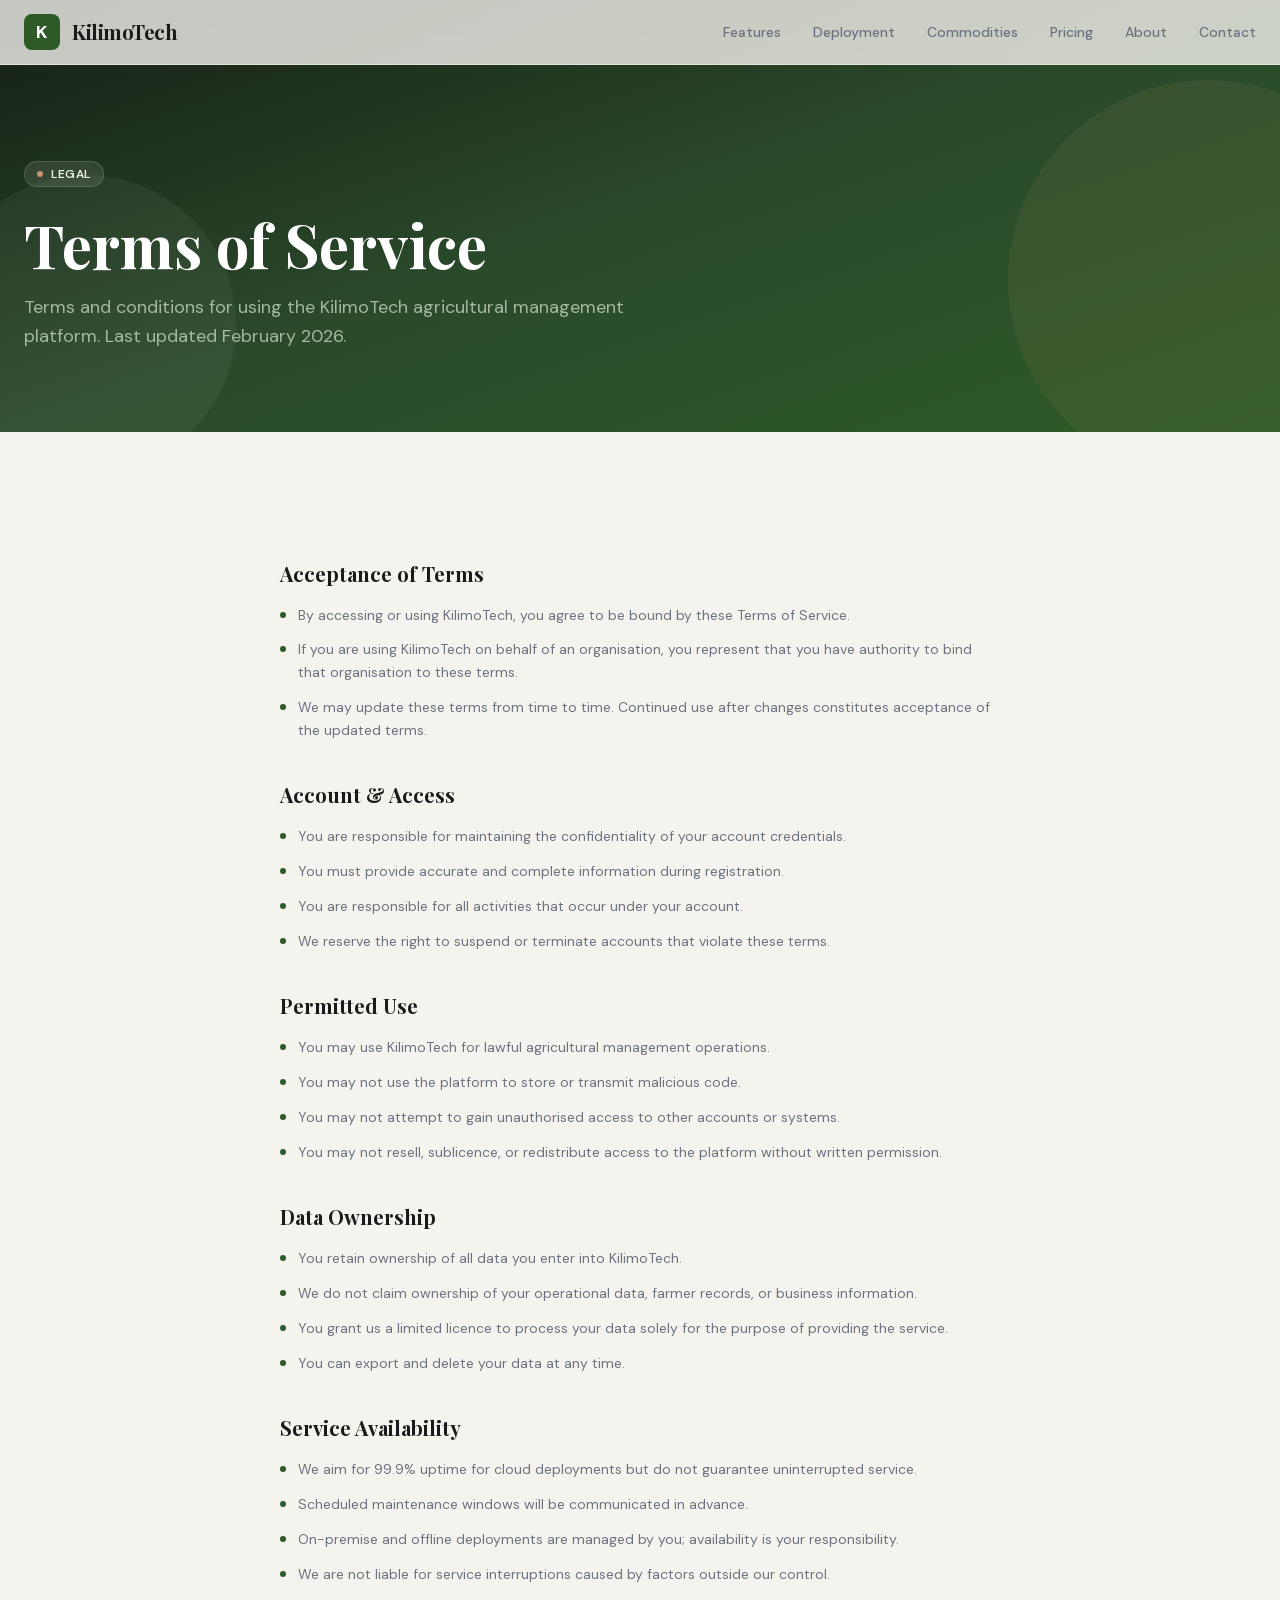
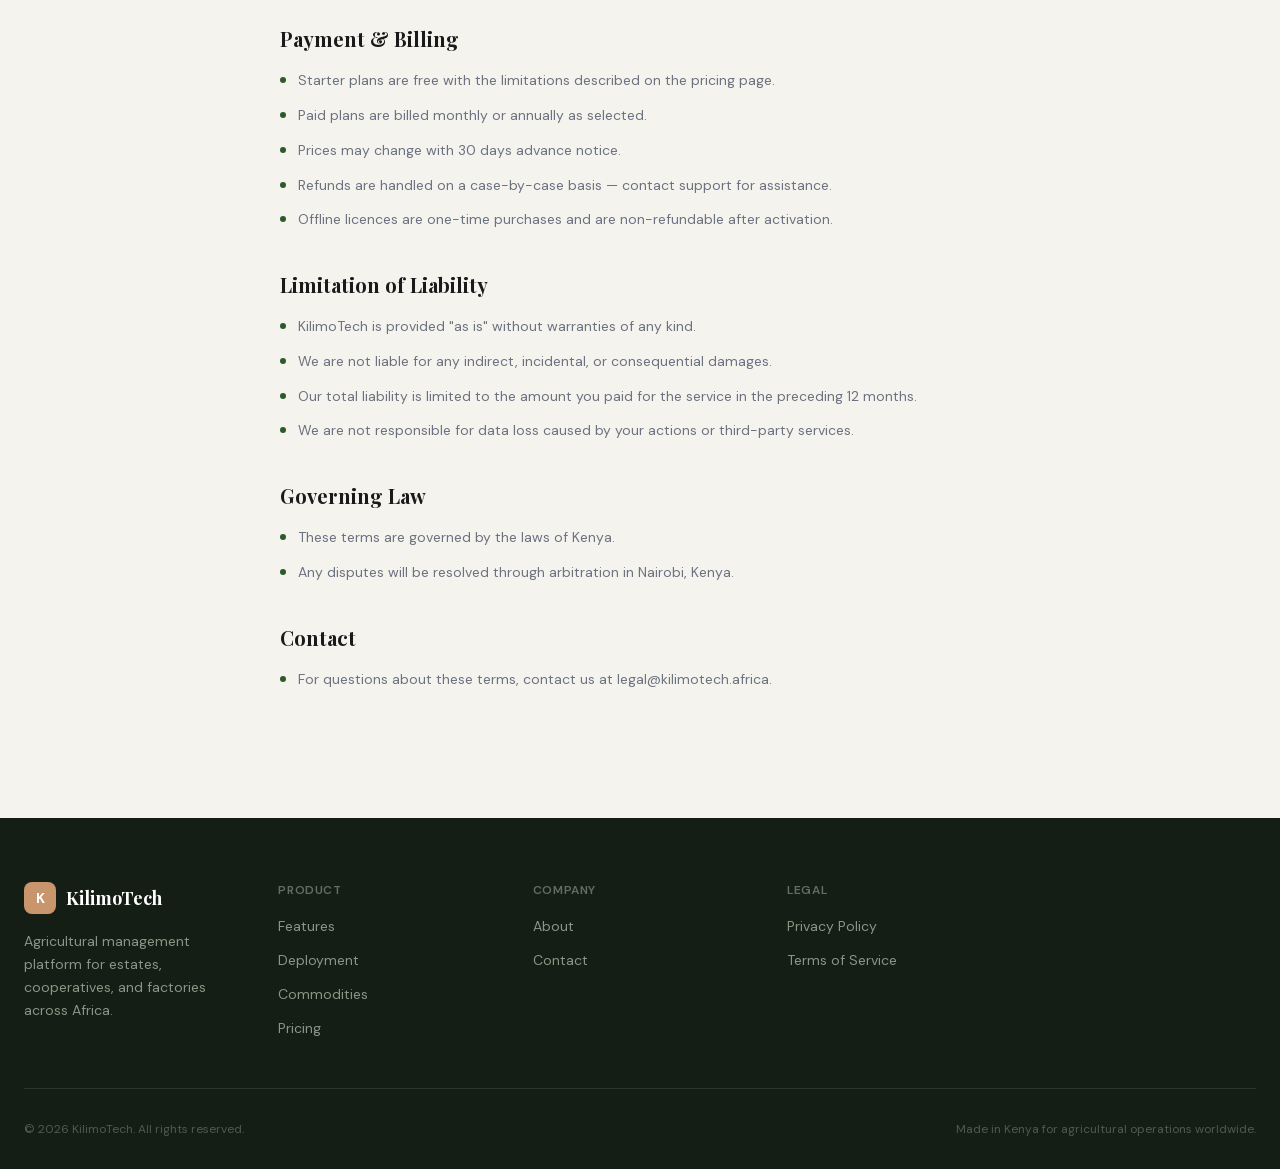
<file: terms.html>
<!DOCTYPE html><!--D3zNu18wbHaffMa03_Pig--><html lang="en" class="dm_sans_40b93add-module__kJBK_q__variable playfair_display_d75971fc-module__qn-apa__variable dm_mono_9de2b2a0-module__hRvWSG__variable"><head><meta charSet="utf-8"/><meta name="viewport" content="width=device-width, initial-scale=1"/><link rel="preload" href="/_next/static/media/2a65768255d6b625-s.p.d19752fb.woff2" as="font" crossorigin="" type="font/woff2"/><link rel="preload" href="/_next/static/media/36363bfb06833f56-s.p.d8302362.woff2" as="font" crossorigin="" type="font/woff2"/><link rel="preload" href="/_next/static/media/5c285b27cdda1fe8-s.p.a62025f2.woff2" as="font" crossorigin="" type="font/woff2"/><link rel="preload" href="/_next/static/media/a73419dd2ba2d841-s.p.f2813c2a.woff2" as="font" crossorigin="" type="font/woff2"/><link rel="stylesheet" href="/_next/static/chunks/dcaea2d350113263.css" data-precedence="next"/><link rel="preload" as="script" fetchPriority="low" href="/_next/static/chunks/be8ab61f41ec2020.js"/><script src="/_next/static/chunks/fb54d7c07a4ea41f.js" async=""></script><script src="/_next/static/chunks/7b2394032621606a.js" async=""></script><script src="/_next/static/chunks/1a456bbcc4965f16.js" async=""></script><script src="/_next/static/chunks/turbopack-8dac0a1be86e41af.js" async=""></script><script src="/_next/static/chunks/0be2b363706ecf05.js" async=""></script><script src="/_next/static/chunks/f47e01017f33058d.js" async=""></script><script src="/_next/static/chunks/cf0741e0c4222a45.js" async=""></script><meta name="next-size-adjust" content=""/><title>Terms of Service | KilimoTech</title><meta name="description" content="Terms and conditions for using the KilimoTech agricultural management platform."/><meta name="author" content="KilimoTech"/><link rel="manifest" href="https://kilimotech.africa/manifest.json"/><meta name="keywords" content="agricultural management,farm management software,coffee estate management,tea factory software,crop management,harvest tracking,farmer records,agricultural ERP,cooperative management,offline farm software,Kenya agriculture,East Africa farming"/><meta name="creator" content="KilimoTech"/><meta name="publisher" content="KilimoTech"/><meta name="robots" content="index, follow"/><meta name="googlebot" content="index, follow, max-video-preview:-1, max-image-preview:large, max-snippet:-1"/><link rel="canonical" href="https://kilimotech.africa/terms"/><meta property="og:title" content="Terms of Service | KilimoTech"/><meta property="og:description" content="Terms and conditions for using the KilimoTech agricultural management platform."/><meta property="og:url" content="https://kilimotech.africa/terms"/><meta property="og:site_name" content="KilimoTech"/><meta property="og:image" content="https://kilimotech.africa/og-image.png"/><meta property="og:image:width" content="1200"/><meta property="og:image:height" content="630"/><meta property="og:image:alt" content="Terms of Service — KilimoTech"/><meta property="og:image:type" content="image/png"/><meta name="twitter:card" content="summary_large_image"/><meta name="twitter:title" content="Terms of Service | KilimoTech"/><meta name="twitter:description" content="Terms and conditions for using the KilimoTech agricultural management platform."/><meta name="twitter:image" content="https://kilimotech.africa/og-image.png"/><link rel="icon" href="https://kilimotech.africa/favicon.svg" type="image/svg+xml"/><link rel="icon" href="https://kilimotech.africa/favicon.png" type="image/png" sizes="32x32"/><link rel="apple-touch-icon" href="https://kilimotech.africa/apple-touch-icon.png"/><script src="/_next/static/chunks/a6dad97d9634a72d.js" noModule=""></script></head><body class="font-sans antialiased text-text bg-cream"><div hidden=""><!--$--><!--/$--></div><script type="application/ld+json">{"@context":"https://schema.org","@type":"Organization","name":"KilimoTech","url":"https://kilimotech.africa","description":"Multi-tenant agricultural management platform for coffee, tea, fish, avocado, and more.","founder":{"@type":"Organization","name":"KilimoTech"},"areaServed":"Africa","knowsAbout":["Agricultural Management","Coffee Estate Management","Farm Software","Cooperative Management"]}</script><script type="application/ld+json">{"@context":"https://schema.org","@type":"WebSite","name":"KilimoTech","url":"https://kilimotech.africa","description":"Agricultural management platform for estates, cooperatives, and factories."}</script><header class="fixed top-0 left-0 right-0 z-50 bg-cream/80 backdrop-blur-lg border-b border-border"><div class="max-w-7xl mx-auto px-6 h-16 flex items-center justify-between"><a class="flex items-center gap-3" href="/"><div class="w-9 h-9 rounded-lg bg-primary flex items-center justify-center"><span class="text-white font-bold text-lg">K</span></div><span class="font-display text-xl font-bold text-text tracking-tight">KilimoTech</span></a><nav class="hidden md:flex items-center gap-8"><a class="text-sm font-medium transition-colors text-muted hover:text-primary" href="/features">Features</a><a class="text-sm font-medium transition-colors text-muted hover:text-primary" href="/deployment">Deployment</a><a class="text-sm font-medium transition-colors text-muted hover:text-primary" href="/commodities">Commodities</a><a class="text-sm font-medium transition-colors text-muted hover:text-primary" href="/pricing">Pricing</a><a class="text-sm font-medium transition-colors text-muted hover:text-primary" href="/about">About</a><a class="text-sm font-medium transition-colors text-muted hover:text-primary" href="/contact">Contact</a></nav><button class="md:hidden p-2 text-text" aria-label="Toggle menu"><svg width="24" height="24" viewBox="0 0 24 24" fill="none" stroke="currentColor" stroke-width="2" stroke-linecap="round"><line x1="3" y1="8" x2="21" y2="8"></line><line x1="3" y1="16" x2="21" y2="16"></line></svg></button></div></header><main><script type="application/ld+json">{"@context":"https://schema.org","@type":"BreadcrumbList","itemListElement":[{"@type":"ListItem","position":1,"name":"Home","item":"https://kilimotech.africa/"},{"@type":"ListItem","position":2,"name":"Terms of Service","item":"https://kilimotech.africa/terms"}]}</script><section class="relative pt-32 pb-16 md:pt-40 md:pb-20 overflow-hidden"><div class="absolute inset-0 bg-gradient-to-br from-forest via-forest-light to-primary"></div><div class="absolute top-20 right-[-10%] w-[400px] h-[400px] rounded-full bg-accent/8"></div><div class="absolute bottom-[-10%] left-[-5%] w-[300px] h-[300px] rounded-full bg-primary-light/5"></div><div class="relative max-w-7xl mx-auto px-6"><div class="inline-flex items-center gap-2 px-3 py-1 rounded-full bg-white/10 border border-white/15 mb-6"><span class="w-1.5 h-1.5 rounded-full bg-accent"></span><span class="text-xs font-semibold text-primary-light tracking-wider uppercase">Legal</span></div><h1 class="font-display text-4xl md:text-5xl lg:text-6xl font-bold text-white leading-[1.1] mb-4 max-w-3xl">Terms of Service</h1><p class="text-lg text-primary-lighter/70 max-w-2xl leading-relaxed">Terms and conditions for using the KilimoTech agricultural management platform. Last updated February 2026.</p></div></section><section class="py-24 md:py-32 bg-cream"><div class="max-w-3xl mx-auto px-6 space-y-10"><div><h2 class="font-display text-xl font-bold text-text mb-4">Acceptance of Terms</h2><ul class="space-y-3"><li class="flex items-start gap-3"><span class="w-1.5 h-1.5 rounded-full bg-primary mt-2 flex-shrink-0"></span><span class="text-sm text-muted leading-relaxed">By accessing or using KilimoTech, you agree to be bound by these Terms of Service.</span></li><li class="flex items-start gap-3"><span class="w-1.5 h-1.5 rounded-full bg-primary mt-2 flex-shrink-0"></span><span class="text-sm text-muted leading-relaxed">If you are using KilimoTech on behalf of an organisation, you represent that you have authority to bind that organisation to these terms.</span></li><li class="flex items-start gap-3"><span class="w-1.5 h-1.5 rounded-full bg-primary mt-2 flex-shrink-0"></span><span class="text-sm text-muted leading-relaxed">We may update these terms from time to time. Continued use after changes constitutes acceptance of the updated terms.</span></li></ul></div><div><h2 class="font-display text-xl font-bold text-text mb-4">Account &amp; Access</h2><ul class="space-y-3"><li class="flex items-start gap-3"><span class="w-1.5 h-1.5 rounded-full bg-primary mt-2 flex-shrink-0"></span><span class="text-sm text-muted leading-relaxed">You are responsible for maintaining the confidentiality of your account credentials.</span></li><li class="flex items-start gap-3"><span class="w-1.5 h-1.5 rounded-full bg-primary mt-2 flex-shrink-0"></span><span class="text-sm text-muted leading-relaxed">You must provide accurate and complete information during registration.</span></li><li class="flex items-start gap-3"><span class="w-1.5 h-1.5 rounded-full bg-primary mt-2 flex-shrink-0"></span><span class="text-sm text-muted leading-relaxed">You are responsible for all activities that occur under your account.</span></li><li class="flex items-start gap-3"><span class="w-1.5 h-1.5 rounded-full bg-primary mt-2 flex-shrink-0"></span><span class="text-sm text-muted leading-relaxed">We reserve the right to suspend or terminate accounts that violate these terms.</span></li></ul></div><div><h2 class="font-display text-xl font-bold text-text mb-4">Permitted Use</h2><ul class="space-y-3"><li class="flex items-start gap-3"><span class="w-1.5 h-1.5 rounded-full bg-primary mt-2 flex-shrink-0"></span><span class="text-sm text-muted leading-relaxed">You may use KilimoTech for lawful agricultural management operations.</span></li><li class="flex items-start gap-3"><span class="w-1.5 h-1.5 rounded-full bg-primary mt-2 flex-shrink-0"></span><span class="text-sm text-muted leading-relaxed">You may not use the platform to store or transmit malicious code.</span></li><li class="flex items-start gap-3"><span class="w-1.5 h-1.5 rounded-full bg-primary mt-2 flex-shrink-0"></span><span class="text-sm text-muted leading-relaxed">You may not attempt to gain unauthorised access to other accounts or systems.</span></li><li class="flex items-start gap-3"><span class="w-1.5 h-1.5 rounded-full bg-primary mt-2 flex-shrink-0"></span><span class="text-sm text-muted leading-relaxed">You may not resell, sublicence, or redistribute access to the platform without written permission.</span></li></ul></div><div><h2 class="font-display text-xl font-bold text-text mb-4">Data Ownership</h2><ul class="space-y-3"><li class="flex items-start gap-3"><span class="w-1.5 h-1.5 rounded-full bg-primary mt-2 flex-shrink-0"></span><span class="text-sm text-muted leading-relaxed">You retain ownership of all data you enter into KilimoTech.</span></li><li class="flex items-start gap-3"><span class="w-1.5 h-1.5 rounded-full bg-primary mt-2 flex-shrink-0"></span><span class="text-sm text-muted leading-relaxed">We do not claim ownership of your operational data, farmer records, or business information.</span></li><li class="flex items-start gap-3"><span class="w-1.5 h-1.5 rounded-full bg-primary mt-2 flex-shrink-0"></span><span class="text-sm text-muted leading-relaxed">You grant us a limited licence to process your data solely for the purpose of providing the service.</span></li><li class="flex items-start gap-3"><span class="w-1.5 h-1.5 rounded-full bg-primary mt-2 flex-shrink-0"></span><span class="text-sm text-muted leading-relaxed">You can export and delete your data at any time.</span></li></ul></div><div><h2 class="font-display text-xl font-bold text-text mb-4">Service Availability</h2><ul class="space-y-3"><li class="flex items-start gap-3"><span class="w-1.5 h-1.5 rounded-full bg-primary mt-2 flex-shrink-0"></span><span class="text-sm text-muted leading-relaxed">We aim for 99.9% uptime for cloud deployments but do not guarantee uninterrupted service.</span></li><li class="flex items-start gap-3"><span class="w-1.5 h-1.5 rounded-full bg-primary mt-2 flex-shrink-0"></span><span class="text-sm text-muted leading-relaxed">Scheduled maintenance windows will be communicated in advance.</span></li><li class="flex items-start gap-3"><span class="w-1.5 h-1.5 rounded-full bg-primary mt-2 flex-shrink-0"></span><span class="text-sm text-muted leading-relaxed">On-premise and offline deployments are managed by you; availability is your responsibility.</span></li><li class="flex items-start gap-3"><span class="w-1.5 h-1.5 rounded-full bg-primary mt-2 flex-shrink-0"></span><span class="text-sm text-muted leading-relaxed">We are not liable for service interruptions caused by factors outside our control.</span></li></ul></div><div><h2 class="font-display text-xl font-bold text-text mb-4">Payment &amp; Billing</h2><ul class="space-y-3"><li class="flex items-start gap-3"><span class="w-1.5 h-1.5 rounded-full bg-primary mt-2 flex-shrink-0"></span><span class="text-sm text-muted leading-relaxed">Starter plans are free with the limitations described on the pricing page.</span></li><li class="flex items-start gap-3"><span class="w-1.5 h-1.5 rounded-full bg-primary mt-2 flex-shrink-0"></span><span class="text-sm text-muted leading-relaxed">Paid plans are billed monthly or annually as selected.</span></li><li class="flex items-start gap-3"><span class="w-1.5 h-1.5 rounded-full bg-primary mt-2 flex-shrink-0"></span><span class="text-sm text-muted leading-relaxed">Prices may change with 30 days advance notice.</span></li><li class="flex items-start gap-3"><span class="w-1.5 h-1.5 rounded-full bg-primary mt-2 flex-shrink-0"></span><span class="text-sm text-muted leading-relaxed">Refunds are handled on a case-by-case basis — contact support for assistance.</span></li><li class="flex items-start gap-3"><span class="w-1.5 h-1.5 rounded-full bg-primary mt-2 flex-shrink-0"></span><span class="text-sm text-muted leading-relaxed">Offline licences are one-time purchases and are non-refundable after activation.</span></li></ul></div><div><h2 class="font-display text-xl font-bold text-text mb-4">Limitation of Liability</h2><ul class="space-y-3"><li class="flex items-start gap-3"><span class="w-1.5 h-1.5 rounded-full bg-primary mt-2 flex-shrink-0"></span><span class="text-sm text-muted leading-relaxed">KilimoTech is provided &quot;as is&quot; without warranties of any kind.</span></li><li class="flex items-start gap-3"><span class="w-1.5 h-1.5 rounded-full bg-primary mt-2 flex-shrink-0"></span><span class="text-sm text-muted leading-relaxed">We are not liable for any indirect, incidental, or consequential damages.</span></li><li class="flex items-start gap-3"><span class="w-1.5 h-1.5 rounded-full bg-primary mt-2 flex-shrink-0"></span><span class="text-sm text-muted leading-relaxed">Our total liability is limited to the amount you paid for the service in the preceding 12 months.</span></li><li class="flex items-start gap-3"><span class="w-1.5 h-1.5 rounded-full bg-primary mt-2 flex-shrink-0"></span><span class="text-sm text-muted leading-relaxed">We are not responsible for data loss caused by your actions or third-party services.</span></li></ul></div><div><h2 class="font-display text-xl font-bold text-text mb-4">Governing Law</h2><ul class="space-y-3"><li class="flex items-start gap-3"><span class="w-1.5 h-1.5 rounded-full bg-primary mt-2 flex-shrink-0"></span><span class="text-sm text-muted leading-relaxed">These terms are governed by the laws of Kenya.</span></li><li class="flex items-start gap-3"><span class="w-1.5 h-1.5 rounded-full bg-primary mt-2 flex-shrink-0"></span><span class="text-sm text-muted leading-relaxed">Any disputes will be resolved through arbitration in Nairobi, Kenya.</span></li></ul></div><div><h2 class="font-display text-xl font-bold text-text mb-4">Contact</h2><ul class="space-y-3"><li class="flex items-start gap-3"><span class="w-1.5 h-1.5 rounded-full bg-primary mt-2 flex-shrink-0"></span><span class="text-sm text-muted leading-relaxed">For questions about these terms, contact us at legal@kilimotech.africa.</span></li></ul></div></div></section><!--$--><!--/$--></main><footer class="bg-forest text-primary-lighter/60 pt-16 pb-8"><div class="max-w-7xl mx-auto px-6"><div class="grid grid-cols-2 md:grid-cols-5 gap-10 mb-12"><div class="col-span-2 md:col-span-1"><a class="flex items-center gap-2.5 mb-4" href="/"><div class="w-8 h-8 rounded-lg bg-accent flex items-center justify-center"><span class="text-white font-bold text-sm">K</span></div><span class="font-display text-lg font-bold text-white">KilimoTech</span></a><p class="text-sm leading-relaxed mb-4">Agricultural management platform for estates, cooperatives, and factories across Africa.</p></div><div><h4 class="text-xs font-semibold text-primary-lighter/40 tracking-wider uppercase mb-4">Product</h4><ul class="space-y-2.5"><li><a class="text-sm hover:text-white transition-colors" href="/features">Features</a></li><li><a class="text-sm hover:text-white transition-colors" href="/deployment">Deployment</a></li><li><a class="text-sm hover:text-white transition-colors" href="/commodities">Commodities</a></li><li><a class="text-sm hover:text-white transition-colors" href="/pricing">Pricing</a></li></ul></div><div><h4 class="text-xs font-semibold text-primary-lighter/40 tracking-wider uppercase mb-4">Company</h4><ul class="space-y-2.5"><li><a class="text-sm hover:text-white transition-colors" href="/about">About</a></li><li><a class="text-sm hover:text-white transition-colors" href="/contact">Contact</a></li></ul></div><div><h4 class="text-xs font-semibold text-primary-lighter/40 tracking-wider uppercase mb-4">Legal</h4><ul class="space-y-2.5"><li><a class="text-sm hover:text-white transition-colors" href="/privacy">Privacy Policy</a></li><li><a class="text-sm hover:text-white transition-colors" href="/terms">Terms of Service</a></li></ul></div></div><div class="border-t border-white/10 pt-8 flex flex-col md:flex-row justify-between items-center gap-4"><p class="text-xs text-primary-lighter/30">© <!-- -->2026<!-- --> KilimoTech. All rights reserved.</p><p class="text-xs text-primary-lighter/30">Made in Kenya for agricultural operations worldwide.</p></div></div></footer><script src="/_next/static/chunks/be8ab61f41ec2020.js" id="_R_" async=""></script><script>(self.__next_f=self.__next_f||[]).push([0])</script><script>self.__next_f.push([1,"1:\"$Sreact.fragment\"\n2:I[46676,[\"/_next/static/chunks/0be2b363706ecf05.js\"],\"Header\"]\n3:I[13205,[\"/_next/static/chunks/f47e01017f33058d.js\",\"/_next/static/chunks/cf0741e0c4222a45.js\"],\"default\"]\n4:I[16106,[\"/_next/static/chunks/f47e01017f33058d.js\",\"/_next/static/chunks/cf0741e0c4222a45.js\"],\"default\"]\n5:I[79376,[\"/_next/static/chunks/0be2b363706ecf05.js\"],\"\"]\ne:I[86153,[\"/_next/static/chunks/f47e01017f33058d.js\",\"/_next/static/chunks/cf0741e0c4222a45.js\"],\"default\"]\n:HL[\"/_next/static/chunks/dcaea2d350113263.css\",\"style\"]\n:HL[\"/_next/static/media/2a65768255d6b625-s.p.d19752fb.woff2\",\"font\",{\"crossOrigin\":\"\",\"type\":\"font/woff2\"}]\n:HL[\"/_next/static/media/36363bfb06833f56-s.p.d8302362.woff2\",\"font\",{\"crossOrigin\":\"\",\"type\":\"font/woff2\"}]\n:HL[\"/_next/static/media/5c285b27cdda1fe8-s.p.a62025f2.woff2\",\"font\",{\"crossOrigin\":\"\",\"type\":\"font/woff2\"}]\n:HL[\"/_next/static/media/a73419dd2ba2d841-s.p.f2813c2a.woff2\",\"font\",{\"crossOrigin\":\"\",\"type\":\"font/woff2\"}]\n"])</script><script>self.__next_f.push([1,"0:{\"P\":null,\"b\":\"D3zNu18wbHaffMa03_Pig\",\"c\":[\"\",\"terms\"],\"q\":\"\",\"i\":false,\"f\":[[[\"\",{\"children\":[\"terms\",{\"children\":[\"__PAGE__\",{}]}]},\"$undefined\",\"$undefined\",true],[[\"$\",\"$1\",\"c\",{\"children\":[[[\"$\",\"link\",\"0\",{\"rel\":\"stylesheet\",\"href\":\"/_next/static/chunks/dcaea2d350113263.css\",\"precedence\":\"next\",\"crossOrigin\":\"$undefined\",\"nonce\":\"$undefined\"}],[\"$\",\"script\",\"script-0\",{\"src\":\"/_next/static/chunks/0be2b363706ecf05.js\",\"async\":true,\"nonce\":\"$undefined\"}]],[\"$\",\"html\",null,{\"lang\":\"en\",\"className\":\"dm_sans_40b93add-module__kJBK_q__variable playfair_display_d75971fc-module__qn-apa__variable dm_mono_9de2b2a0-module__hRvWSG__variable\",\"children\":[\"$\",\"body\",null,{\"className\":\"font-sans antialiased text-text bg-cream\",\"children\":[[\"$\",\"script\",null,{\"type\":\"application/ld+json\",\"dangerouslySetInnerHTML\":{\"__html\":\"{\\\"@context\\\":\\\"https://schema.org\\\",\\\"@type\\\":\\\"Organization\\\",\\\"name\\\":\\\"KilimoTech\\\",\\\"url\\\":\\\"https://kilimotech.africa\\\",\\\"description\\\":\\\"Multi-tenant agricultural management platform for coffee, tea, fish, avocado, and more.\\\",\\\"founder\\\":{\\\"@type\\\":\\\"Organization\\\",\\\"name\\\":\\\"KilimoTech\\\"},\\\"areaServed\\\":\\\"Africa\\\",\\\"knowsAbout\\\":[\\\"Agricultural Management\\\",\\\"Coffee Estate Management\\\",\\\"Farm Software\\\",\\\"Cooperative Management\\\"]}\"}}],[\"$\",\"script\",null,{\"type\":\"application/ld+json\",\"dangerouslySetInnerHTML\":{\"__html\":\"{\\\"@context\\\":\\\"https://schema.org\\\",\\\"@type\\\":\\\"WebSite\\\",\\\"name\\\":\\\"KilimoTech\\\",\\\"url\\\":\\\"https://kilimotech.africa\\\",\\\"description\\\":\\\"Agricultural management platform for estates, cooperatives, and factories.\\\"}\"}}],[\"$\",\"$L2\",null,{}],[\"$\",\"main\",null,{\"children\":[\"$\",\"$L3\",null,{\"parallelRouterKey\":\"children\",\"error\":\"$undefined\",\"errorStyles\":\"$undefined\",\"errorScripts\":\"$undefined\",\"template\":[\"$\",\"$L4\",null,{}],\"templateStyles\":\"$undefined\",\"templateScripts\":\"$undefined\",\"notFound\":[[[\"$\",\"title\",null,{\"children\":\"404: This page could not be found.\"}],[\"$\",\"div\",null,{\"style\":{\"fontFamily\":\"system-ui,\\\"Segoe UI\\\",Roboto,Helvetica,Arial,sans-serif,\\\"Apple Color Emoji\\\",\\\"Segoe UI Emoji\\\"\",\"height\":\"100vh\",\"textAlign\":\"center\",\"display\":\"flex\",\"flexDirection\":\"column\",\"alignItems\":\"center\",\"justifyContent\":\"center\"},\"children\":[\"$\",\"div\",null,{\"children\":[[\"$\",\"style\",null,{\"dangerouslySetInnerHTML\":{\"__html\":\"body{color:#000;background:#fff;margin:0}.next-error-h1{border-right:1px solid rgba(0,0,0,.3)}@media (prefers-color-scheme:dark){body{color:#fff;background:#000}.next-error-h1{border-right:1px solid rgba(255,255,255,.3)}}\"}}],[\"$\",\"h1\",null,{\"className\":\"next-error-h1\",\"style\":{\"display\":\"inline-block\",\"margin\":\"0 20px 0 0\",\"padding\":\"0 23px 0 0\",\"fontSize\":24,\"fontWeight\":500,\"verticalAlign\":\"top\",\"lineHeight\":\"49px\"},\"children\":404}],[\"$\",\"div\",null,{\"style\":{\"display\":\"inline-block\"},\"children\":[\"$\",\"h2\",null,{\"style\":{\"fontSize\":14,\"fontWeight\":400,\"lineHeight\":\"49px\",\"margin\":0},\"children\":\"This page could not be found.\"}]}]]}]}]],[]],\"forbidden\":\"$undefined\",\"unauthorized\":\"$undefined\"}]}],[\"$\",\"footer\",null,{\"className\":\"bg-forest text-primary-lighter/60 pt-16 pb-8\",\"children\":[\"$\",\"div\",null,{\"className\":\"max-w-7xl mx-auto px-6\",\"children\":[[\"$\",\"div\",null,{\"className\":\"grid grid-cols-2 md:grid-cols-5 gap-10 mb-12\",\"children\":[[\"$\",\"div\",null,{\"className\":\"col-span-2 md:col-span-1\",\"children\":[[\"$\",\"$L5\",null,{\"href\":\"/\",\"className\":\"flex items-center gap-2.5 mb-4\",\"children\":[[\"$\",\"div\",null,{\"className\":\"w-8 h-8 rounded-lg bg-accent flex items-center justify-center\",\"children\":[\"$\",\"span\",null,{\"className\":\"text-white font-bold text-sm\",\"children\":\"K\"}]}],[\"$\",\"span\",null,{\"className\":\"font-display text-lg font-bold text-white\",\"children\":\"KilimoTech\"}]]}],[\"$\",\"p\",null,{\"className\":\"text-sm leading-relaxed mb-4\",\"children\":\"Agricultural management platform for estates, cooperatives, and factories across Africa.\"}]]}],[[\"$\",\"div\",\"Product\",{\"children\":[[\"$\",\"h4\",null,{\"className\":\"text-xs font-semibold text-primary-lighter/40 tracking-wider uppercase mb-4\",\"children\":\"Product\"}],[\"$\",\"ul\",null,{\"className\":\"space-y-2.5\",\"children\":[[\"$\",\"li\",\"Features\",{\"children\":[\"$\",\"$L5\",null,{\"href\":\"/features\",\"className\":\"text-sm hover:text-white transition-colors\",\"children\":\"Features\"}]}],[\"$\",\"li\",\"Deployment\",{\"children\":[\"$\",\"$L5\",null,{\"href\":\"/deployment\",\"className\":\"text-sm hover:text-white transition-colors\",\"children\":\"Deployment\"}]}],\"$L6\",\"$L7\"]}]]}],\"$L8\",\"$L9\"]]}],\"$La\"]}]}]]}]}]]}],{\"children\":[\"$Lb\",{\"children\":[\"$Lc\",{},null,false,false]},null,false,false]},null,false,false],\"$Ld\",false]],\"m\":\"$undefined\",\"G\":[\"$e\",[]],\"S\":true}\n"])</script><script>self.__next_f.push([1,"19:I[77631,[\"/_next/static/chunks/f47e01017f33058d.js\",\"/_next/static/chunks/cf0741e0c4222a45.js\"],\"ViewportBoundary\"]\n1b:I[77631,[\"/_next/static/chunks/f47e01017f33058d.js\",\"/_next/static/chunks/cf0741e0c4222a45.js\"],\"MetadataBoundary\"]\n1c:\"$Sreact.suspense\"\n6:[\"$\",\"li\",\"Commodities\",{\"children\":[\"$\",\"$L5\",null,{\"href\":\"/commodities\",\"className\":\"text-sm hover:text-white transition-colors\",\"children\":\"Commodities\"}]}]\n7:[\"$\",\"li\",\"Pricing\",{\"children\":[\"$\",\"$L5\",null,{\"href\":\"/pricing\",\"className\":\"text-sm hover:text-white transition-colors\",\"children\":\"Pricing\"}]}]\n8:[\"$\",\"div\",\"Company\",{\"children\":[[\"$\",\"h4\",null,{\"className\":\"text-xs font-semibold text-primary-lighter/40 tracking-wider uppercase mb-4\",\"children\":\"Company\"}],[\"$\",\"ul\",null,{\"className\":\"space-y-2.5\",\"children\":[[\"$\",\"li\",\"About\",{\"children\":[\"$\",\"$L5\",null,{\"href\":\"/about\",\"className\":\"text-sm hover:text-white transition-colors\",\"children\":\"About\"}]}],[\"$\",\"li\",\"Contact\",{\"children\":[\"$\",\"$L5\",null,{\"href\":\"/contact\",\"className\":\"text-sm hover:text-white transition-colors\",\"children\":\"Contact\"}]}]]}]]}]\n9:[\"$\",\"div\",\"Legal\",{\"children\":[[\"$\",\"h4\",null,{\"className\":\"text-xs font-semibold text-primary-lighter/40 tracking-wider uppercase mb-4\",\"children\":\"Legal\"}],[\"$\",\"ul\",null,{\"className\":\"space-y-2.5\",\"children\":[[\"$\",\"li\",\"Privacy Policy\",{\"children\":[\"$\",\"$L5\",null,{\"href\":\"/privacy\",\"className\":\"text-sm hover:text-white transition-colors\",\"children\":\"Privacy Policy\"}]}],[\"$\",\"li\",\"Terms of Service\",{\"children\":[\"$\",\"$L5\",null,{\"href\":\"/terms\",\"className\":\"text-sm hover:text-white transition-colors\",\"children\":\"Terms of Service\"}]}]]}]]}]\na:[\"$\",\"div\",null,{\"className\":\"border-t border-white/10 pt-8 flex flex-col md:flex-row justify-between items-center gap-4\",\"children\":[[\"$\",\"p\",null,{\"className\":\"text-xs text-primary-lighter/30\",\"children\":[\"© \",2026,\" KilimoTech. All rights reserved.\"]}],[\"$\",\"p\",null,{\"className\":\"text-xs text-primary-lighter/30\",\"children\":\"Made in Kenya for agricultural operations worldwide.\"}]]}]\nb:[\"$\",\"$1\",\"c\",{\"children\":[null,[\"$\",\"$L3\",null,{\"parallelRouterKey\":\"children\",\"error\":\"$undefined\",\"errorStyles\":\"$undefined\",\"errorScripts\":\"$undefined\",\"template\":[\"$\",\"$L4\",null,{}],\"templateStyles\":\"$undefined\",\"templateScripts\":\"$undefined\",\"notFound\":\"$undefined\",\"forbidden\":\"$undefined\",\"unauthorized\":\"$undefined\"}]]}]\n"])</script><script>self.__next_f.push([1,"c:[\"$\",\"$1\",\"c\",{\"children\":[[[\"$\",\"script\",null,{\"type\":\"application/ld+json\",\"dangerouslySetInnerHTML\":{\"__html\":\"{\\\"@context\\\":\\\"https://schema.org\\\",\\\"@type\\\":\\\"BreadcrumbList\\\",\\\"itemListElement\\\":[{\\\"@type\\\":\\\"ListItem\\\",\\\"position\\\":1,\\\"name\\\":\\\"Home\\\",\\\"item\\\":\\\"https://kilimotech.africa/\\\"},{\\\"@type\\\":\\\"ListItem\\\",\\\"position\\\":2,\\\"name\\\":\\\"Terms of Service\\\",\\\"item\\\":\\\"https://kilimotech.africa/terms\\\"}]}\"}}],[\"$\",\"section\",null,{\"className\":\"relative pt-32 pb-16 md:pt-40 md:pb-20 overflow-hidden\",\"children\":[[\"$\",\"div\",null,{\"className\":\"absolute inset-0 bg-gradient-to-br from-forest via-forest-light to-primary\"}],[\"$\",\"div\",null,{\"className\":\"absolute top-20 right-[-10%] w-[400px] h-[400px] rounded-full bg-accent/8\"}],[\"$\",\"div\",null,{\"className\":\"absolute bottom-[-10%] left-[-5%] w-[300px] h-[300px] rounded-full bg-primary-light/5\"}],[\"$\",\"div\",null,{\"className\":\"relative max-w-7xl mx-auto px-6\",\"children\":[[\"$\",\"div\",null,{\"className\":\"inline-flex items-center gap-2 px-3 py-1 rounded-full bg-white/10 border border-white/15 mb-6\",\"children\":[[\"$\",\"span\",null,{\"className\":\"w-1.5 h-1.5 rounded-full bg-accent\"}],[\"$\",\"span\",null,{\"className\":\"text-xs font-semibold text-primary-light tracking-wider uppercase\",\"children\":\"Legal\"}]]}],[\"$\",\"h1\",null,{\"className\":\"font-display text-4xl md:text-5xl lg:text-6xl font-bold text-white leading-[1.1] mb-4 max-w-3xl\",\"children\":\"Terms of Service\"}],[\"$\",\"p\",null,{\"className\":\"text-lg text-primary-lighter/70 max-w-2xl leading-relaxed\",\"children\":\"Terms and conditions for using the KilimoTech agricultural management platform. Last updated February 2026.\"}]]}]]}],[\"$\",\"section\",null,{\"className\":\"py-24 md:py-32 bg-cream\",\"children\":[\"$\",\"div\",null,{\"className\":\"max-w-3xl mx-auto px-6 space-y-10\",\"children\":[[\"$\",\"div\",\"Acceptance of Terms\",{\"children\":[[\"$\",\"h2\",null,{\"className\":\"font-display text-xl font-bold text-text mb-4\",\"children\":\"Acceptance of Terms\"}],[\"$\",\"ul\",null,{\"className\":\"space-y-3\",\"children\":[[\"$\",\"li\",\"0\",{\"className\":\"flex items-start gap-3\",\"children\":[[\"$\",\"span\",null,{\"className\":\"w-1.5 h-1.5 rounded-full bg-primary mt-2 flex-shrink-0\"}],[\"$\",\"span\",null,{\"className\":\"text-sm text-muted leading-relaxed\",\"children\":\"By accessing or using KilimoTech, you agree to be bound by these Terms of Service.\"}]]}],[\"$\",\"li\",\"1\",{\"className\":\"flex items-start gap-3\",\"children\":[[\"$\",\"span\",null,{\"className\":\"w-1.5 h-1.5 rounded-full bg-primary mt-2 flex-shrink-0\"}],[\"$\",\"span\",null,{\"className\":\"text-sm text-muted leading-relaxed\",\"children\":\"If you are using KilimoTech on behalf of an organisation, you represent that you have authority to bind that organisation to these terms.\"}]]}],[\"$\",\"li\",\"2\",{\"className\":\"flex items-start gap-3\",\"children\":[[\"$\",\"span\",null,{\"className\":\"w-1.5 h-1.5 rounded-full bg-primary mt-2 flex-shrink-0\"}],[\"$\",\"span\",null,{\"className\":\"text-sm text-muted leading-relaxed\",\"children\":\"We may update these terms from time to time. Continued use after changes constitutes acceptance of the updated terms.\"}]]}]]}]]}],[\"$\",\"div\",\"Account \u0026 Access\",{\"children\":[[\"$\",\"h2\",null,{\"className\":\"font-display text-xl font-bold text-text mb-4\",\"children\":\"Account \u0026 Access\"}],[\"$\",\"ul\",null,{\"className\":\"space-y-3\",\"children\":[[\"$\",\"li\",\"0\",{\"className\":\"flex items-start gap-3\",\"children\":[[\"$\",\"span\",null,{\"className\":\"w-1.5 h-1.5 rounded-full bg-primary mt-2 flex-shrink-0\"}],[\"$\",\"span\",null,{\"className\":\"text-sm text-muted leading-relaxed\",\"children\":\"You are responsible for maintaining the confidentiality of your account credentials.\"}]]}],[\"$\",\"li\",\"1\",{\"className\":\"flex items-start gap-3\",\"children\":[[\"$\",\"span\",null,{\"className\":\"w-1.5 h-1.5 rounded-full bg-primary mt-2 flex-shrink-0\"}],[\"$\",\"span\",null,{\"className\":\"text-sm text-muted leading-relaxed\",\"children\":\"You must provide accurate and complete information during registration.\"}]]}],[\"$\",\"li\",\"2\",{\"className\":\"flex items-start gap-3\",\"children\":[[\"$\",\"span\",null,{\"className\":\"w-1.5 h-1.5 rounded-full bg-primary mt-2 flex-shrink-0\"}],\"$Lf\"]}],\"$L10\"]}]]}],\"$L11\",\"$L12\",\"$L13\",\"$L14\",\"$L15\",\"$L16\",\"$L17\"]}]}]],null,\"$L18\"]}]\n"])</script><script>self.__next_f.push([1,"d:[\"$\",\"$1\",\"h\",{\"children\":[null,[\"$\",\"$L19\",null,{\"children\":\"$@1a\"}],[\"$\",\"div\",null,{\"hidden\":true,\"children\":[\"$\",\"$L1b\",null,{\"children\":[\"$\",\"$1c\",null,{\"name\":\"Next.Metadata\",\"children\":\"$@1d\"}]}]}],[\"$\",\"meta\",null,{\"name\":\"next-size-adjust\",\"content\":\"\"}]]}]\n"])</script><script>self.__next_f.push([1,"1e:I[77631,[\"/_next/static/chunks/f47e01017f33058d.js\",\"/_next/static/chunks/cf0741e0c4222a45.js\"],\"OutletBoundary\"]\nf:[\"$\",\"span\",null,{\"className\":\"text-sm text-muted leading-relaxed\",\"children\":\"You are responsible for all activities that occur under your account.\"}]\n10:[\"$\",\"li\",\"3\",{\"className\":\"flex items-start gap-3\",\"children\":[[\"$\",\"span\",null,{\"className\":\"w-1.5 h-1.5 rounded-full bg-primary mt-2 flex-shrink-0\"}],[\"$\",\"span\",null,{\"className\":\"text-sm text-muted leading-relaxed\",\"children\":\"We reserve the right to suspend or terminate accounts that violate these terms.\"}]]}]\n"])</script><script>self.__next_f.push([1,"11:[\"$\",\"div\",\"Permitted Use\",{\"children\":[[\"$\",\"h2\",null,{\"className\":\"font-display text-xl font-bold text-text mb-4\",\"children\":\"Permitted Use\"}],[\"$\",\"ul\",null,{\"className\":\"space-y-3\",\"children\":[[\"$\",\"li\",\"0\",{\"className\":\"flex items-start gap-3\",\"children\":[[\"$\",\"span\",null,{\"className\":\"w-1.5 h-1.5 rounded-full bg-primary mt-2 flex-shrink-0\"}],[\"$\",\"span\",null,{\"className\":\"text-sm text-muted leading-relaxed\",\"children\":\"You may use KilimoTech for lawful agricultural management operations.\"}]]}],[\"$\",\"li\",\"1\",{\"className\":\"flex items-start gap-3\",\"children\":[[\"$\",\"span\",null,{\"className\":\"w-1.5 h-1.5 rounded-full bg-primary mt-2 flex-shrink-0\"}],[\"$\",\"span\",null,{\"className\":\"text-sm text-muted leading-relaxed\",\"children\":\"You may not use the platform to store or transmit malicious code.\"}]]}],[\"$\",\"li\",\"2\",{\"className\":\"flex items-start gap-3\",\"children\":[[\"$\",\"span\",null,{\"className\":\"w-1.5 h-1.5 rounded-full bg-primary mt-2 flex-shrink-0\"}],[\"$\",\"span\",null,{\"className\":\"text-sm text-muted leading-relaxed\",\"children\":\"You may not attempt to gain unauthorised access to other accounts or systems.\"}]]}],[\"$\",\"li\",\"3\",{\"className\":\"flex items-start gap-3\",\"children\":[[\"$\",\"span\",null,{\"className\":\"w-1.5 h-1.5 rounded-full bg-primary mt-2 flex-shrink-0\"}],[\"$\",\"span\",null,{\"className\":\"text-sm text-muted leading-relaxed\",\"children\":\"You may not resell, sublicence, or redistribute access to the platform without written permission.\"}]]}]]}]]}]\n"])</script><script>self.__next_f.push([1,"12:[\"$\",\"div\",\"Data Ownership\",{\"children\":[[\"$\",\"h2\",null,{\"className\":\"font-display text-xl font-bold text-text mb-4\",\"children\":\"Data Ownership\"}],[\"$\",\"ul\",null,{\"className\":\"space-y-3\",\"children\":[[\"$\",\"li\",\"0\",{\"className\":\"flex items-start gap-3\",\"children\":[[\"$\",\"span\",null,{\"className\":\"w-1.5 h-1.5 rounded-full bg-primary mt-2 flex-shrink-0\"}],[\"$\",\"span\",null,{\"className\":\"text-sm text-muted leading-relaxed\",\"children\":\"You retain ownership of all data you enter into KilimoTech.\"}]]}],[\"$\",\"li\",\"1\",{\"className\":\"flex items-start gap-3\",\"children\":[[\"$\",\"span\",null,{\"className\":\"w-1.5 h-1.5 rounded-full bg-primary mt-2 flex-shrink-0\"}],[\"$\",\"span\",null,{\"className\":\"text-sm text-muted leading-relaxed\",\"children\":\"We do not claim ownership of your operational data, farmer records, or business information.\"}]]}],[\"$\",\"li\",\"2\",{\"className\":\"flex items-start gap-3\",\"children\":[[\"$\",\"span\",null,{\"className\":\"w-1.5 h-1.5 rounded-full bg-primary mt-2 flex-shrink-0\"}],[\"$\",\"span\",null,{\"className\":\"text-sm text-muted leading-relaxed\",\"children\":\"You grant us a limited licence to process your data solely for the purpose of providing the service.\"}]]}],[\"$\",\"li\",\"3\",{\"className\":\"flex items-start gap-3\",\"children\":[[\"$\",\"span\",null,{\"className\":\"w-1.5 h-1.5 rounded-full bg-primary mt-2 flex-shrink-0\"}],[\"$\",\"span\",null,{\"className\":\"text-sm text-muted leading-relaxed\",\"children\":\"You can export and delete your data at any time.\"}]]}]]}]]}]\n"])</script><script>self.__next_f.push([1,"13:[\"$\",\"div\",\"Service Availability\",{\"children\":[[\"$\",\"h2\",null,{\"className\":\"font-display text-xl font-bold text-text mb-4\",\"children\":\"Service Availability\"}],[\"$\",\"ul\",null,{\"className\":\"space-y-3\",\"children\":[[\"$\",\"li\",\"0\",{\"className\":\"flex items-start gap-3\",\"children\":[[\"$\",\"span\",null,{\"className\":\"w-1.5 h-1.5 rounded-full bg-primary mt-2 flex-shrink-0\"}],[\"$\",\"span\",null,{\"className\":\"text-sm text-muted leading-relaxed\",\"children\":\"We aim for 99.9% uptime for cloud deployments but do not guarantee uninterrupted service.\"}]]}],[\"$\",\"li\",\"1\",{\"className\":\"flex items-start gap-3\",\"children\":[[\"$\",\"span\",null,{\"className\":\"w-1.5 h-1.5 rounded-full bg-primary mt-2 flex-shrink-0\"}],[\"$\",\"span\",null,{\"className\":\"text-sm text-muted leading-relaxed\",\"children\":\"Scheduled maintenance windows will be communicated in advance.\"}]]}],[\"$\",\"li\",\"2\",{\"className\":\"flex items-start gap-3\",\"children\":[[\"$\",\"span\",null,{\"className\":\"w-1.5 h-1.5 rounded-full bg-primary mt-2 flex-shrink-0\"}],[\"$\",\"span\",null,{\"className\":\"text-sm text-muted leading-relaxed\",\"children\":\"On-premise and offline deployments are managed by you; availability is your responsibility.\"}]]}],[\"$\",\"li\",\"3\",{\"className\":\"flex items-start gap-3\",\"children\":[[\"$\",\"span\",null,{\"className\":\"w-1.5 h-1.5 rounded-full bg-primary mt-2 flex-shrink-0\"}],[\"$\",\"span\",null,{\"className\":\"text-sm text-muted leading-relaxed\",\"children\":\"We are not liable for service interruptions caused by factors outside our control.\"}]]}]]}]]}]\n"])</script><script>self.__next_f.push([1,"14:[\"$\",\"div\",\"Payment \u0026 Billing\",{\"children\":[[\"$\",\"h2\",null,{\"className\":\"font-display text-xl font-bold text-text mb-4\",\"children\":\"Payment \u0026 Billing\"}],[\"$\",\"ul\",null,{\"className\":\"space-y-3\",\"children\":[[\"$\",\"li\",\"0\",{\"className\":\"flex items-start gap-3\",\"children\":[[\"$\",\"span\",null,{\"className\":\"w-1.5 h-1.5 rounded-full bg-primary mt-2 flex-shrink-0\"}],[\"$\",\"span\",null,{\"className\":\"text-sm text-muted leading-relaxed\",\"children\":\"Starter plans are free with the limitations described on the pricing page.\"}]]}],[\"$\",\"li\",\"1\",{\"className\":\"flex items-start gap-3\",\"children\":[[\"$\",\"span\",null,{\"className\":\"w-1.5 h-1.5 rounded-full bg-primary mt-2 flex-shrink-0\"}],[\"$\",\"span\",null,{\"className\":\"text-sm text-muted leading-relaxed\",\"children\":\"Paid plans are billed monthly or annually as selected.\"}]]}],[\"$\",\"li\",\"2\",{\"className\":\"flex items-start gap-3\",\"children\":[[\"$\",\"span\",null,{\"className\":\"w-1.5 h-1.5 rounded-full bg-primary mt-2 flex-shrink-0\"}],[\"$\",\"span\",null,{\"className\":\"text-sm text-muted leading-relaxed\",\"children\":\"Prices may change with 30 days advance notice.\"}]]}],[\"$\",\"li\",\"3\",{\"className\":\"flex items-start gap-3\",\"children\":[[\"$\",\"span\",null,{\"className\":\"w-1.5 h-1.5 rounded-full bg-primary mt-2 flex-shrink-0\"}],[\"$\",\"span\",null,{\"className\":\"text-sm text-muted leading-relaxed\",\"children\":\"Refunds are handled on a case-by-case basis — contact support for assistance.\"}]]}],[\"$\",\"li\",\"4\",{\"className\":\"flex items-start gap-3\",\"children\":[[\"$\",\"span\",null,{\"className\":\"w-1.5 h-1.5 rounded-full bg-primary mt-2 flex-shrink-0\"}],[\"$\",\"span\",null,{\"className\":\"text-sm text-muted leading-relaxed\",\"children\":\"Offline licences are one-time purchases and are non-refundable after activation.\"}]]}]]}]]}]\n"])</script><script>self.__next_f.push([1,"15:[\"$\",\"div\",\"Limitation of Liability\",{\"children\":[[\"$\",\"h2\",null,{\"className\":\"font-display text-xl font-bold text-text mb-4\",\"children\":\"Limitation of Liability\"}],[\"$\",\"ul\",null,{\"className\":\"space-y-3\",\"children\":[[\"$\",\"li\",\"0\",{\"className\":\"flex items-start gap-3\",\"children\":[[\"$\",\"span\",null,{\"className\":\"w-1.5 h-1.5 rounded-full bg-primary mt-2 flex-shrink-0\"}],[\"$\",\"span\",null,{\"className\":\"text-sm text-muted leading-relaxed\",\"children\":\"KilimoTech is provided \\\"as is\\\" without warranties of any kind.\"}]]}],[\"$\",\"li\",\"1\",{\"className\":\"flex items-start gap-3\",\"children\":[[\"$\",\"span\",null,{\"className\":\"w-1.5 h-1.5 rounded-full bg-primary mt-2 flex-shrink-0\"}],[\"$\",\"span\",null,{\"className\":\"text-sm text-muted leading-relaxed\",\"children\":\"We are not liable for any indirect, incidental, or consequential damages.\"}]]}],[\"$\",\"li\",\"2\",{\"className\":\"flex items-start gap-3\",\"children\":[[\"$\",\"span\",null,{\"className\":\"w-1.5 h-1.5 rounded-full bg-primary mt-2 flex-shrink-0\"}],[\"$\",\"span\",null,{\"className\":\"text-sm text-muted leading-relaxed\",\"children\":\"Our total liability is limited to the amount you paid for the service in the preceding 12 months.\"}]]}],[\"$\",\"li\",\"3\",{\"className\":\"flex items-start gap-3\",\"children\":[[\"$\",\"span\",null,{\"className\":\"w-1.5 h-1.5 rounded-full bg-primary mt-2 flex-shrink-0\"}],[\"$\",\"span\",null,{\"className\":\"text-sm text-muted leading-relaxed\",\"children\":\"We are not responsible for data loss caused by your actions or third-party services.\"}]]}]]}]]}]\n"])</script><script>self.__next_f.push([1,"16:[\"$\",\"div\",\"Governing Law\",{\"children\":[[\"$\",\"h2\",null,{\"className\":\"font-display text-xl font-bold text-text mb-4\",\"children\":\"Governing Law\"}],[\"$\",\"ul\",null,{\"className\":\"space-y-3\",\"children\":[[\"$\",\"li\",\"0\",{\"className\":\"flex items-start gap-3\",\"children\":[[\"$\",\"span\",null,{\"className\":\"w-1.5 h-1.5 rounded-full bg-primary mt-2 flex-shrink-0\"}],[\"$\",\"span\",null,{\"className\":\"text-sm text-muted leading-relaxed\",\"children\":\"These terms are governed by the laws of Kenya.\"}]]}],[\"$\",\"li\",\"1\",{\"className\":\"flex items-start gap-3\",\"children\":[[\"$\",\"span\",null,{\"className\":\"w-1.5 h-1.5 rounded-full bg-primary mt-2 flex-shrink-0\"}],[\"$\",\"span\",null,{\"className\":\"text-sm text-muted leading-relaxed\",\"children\":\"Any disputes will be resolved through arbitration in Nairobi, Kenya.\"}]]}]]}]]}]\n17:[\"$\",\"div\",\"Contact\",{\"children\":[[\"$\",\"h2\",null,{\"className\":\"font-display text-xl font-bold text-text mb-4\",\"children\":\"Contact\"}],[\"$\",\"ul\",null,{\"className\":\"space-y-3\",\"children\":[[\"$\",\"li\",\"0\",{\"className\":\"flex items-start gap-3\",\"children\":[[\"$\",\"span\",null,{\"className\":\"w-1.5 h-1.5 rounded-full bg-primary mt-2 flex-shrink-0\"}],[\"$\",\"span\",null,{\"className\":\"text-sm text-muted leading-relaxed\",\"children\":\"For questions about these terms, contact us at legal@kilimotech.africa.\"}]]}]]}]]}]\n18:[\"$\",\"$L1e\",null,{\"children\":[\"$\",\"$1c\",null,{\"name\":\"Next.MetadataOutlet\",\"children\":\"$@1f\"}]}]\n"])</script><script>self.__next_f.push([1,"1a:[[\"$\",\"meta\",\"0\",{\"charSet\":\"utf-8\"}],[\"$\",\"meta\",\"1\",{\"name\":\"viewport\",\"content\":\"width=device-width, initial-scale=1\"}]]\n"])</script><script>self.__next_f.push([1,"20:I[14590,[\"/_next/static/chunks/f47e01017f33058d.js\",\"/_next/static/chunks/cf0741e0c4222a45.js\"],\"IconMark\"]\n"])</script><script>self.__next_f.push([1,"1d:[[\"$\",\"title\",\"0\",{\"children\":\"Terms of Service | KilimoTech\"}],[\"$\",\"meta\",\"1\",{\"name\":\"description\",\"content\":\"Terms and conditions for using the KilimoTech agricultural management platform.\"}],[\"$\",\"meta\",\"2\",{\"name\":\"author\",\"content\":\"KilimoTech\"}],[\"$\",\"link\",\"3\",{\"rel\":\"manifest\",\"href\":\"https://kilimotech.africa/manifest.json\",\"crossOrigin\":\"$undefined\"}],[\"$\",\"meta\",\"4\",{\"name\":\"keywords\",\"content\":\"agricultural management,farm management software,coffee estate management,tea factory software,crop management,harvest tracking,farmer records,agricultural ERP,cooperative management,offline farm software,Kenya agriculture,East Africa farming\"}],[\"$\",\"meta\",\"5\",{\"name\":\"creator\",\"content\":\"KilimoTech\"}],[\"$\",\"meta\",\"6\",{\"name\":\"publisher\",\"content\":\"KilimoTech\"}],[\"$\",\"meta\",\"7\",{\"name\":\"robots\",\"content\":\"index, follow\"}],[\"$\",\"meta\",\"8\",{\"name\":\"googlebot\",\"content\":\"index, follow, max-video-preview:-1, max-image-preview:large, max-snippet:-1\"}],[\"$\",\"link\",\"9\",{\"rel\":\"canonical\",\"href\":\"https://kilimotech.africa/terms\"}],[\"$\",\"meta\",\"10\",{\"property\":\"og:title\",\"content\":\"Terms of Service | KilimoTech\"}],[\"$\",\"meta\",\"11\",{\"property\":\"og:description\",\"content\":\"Terms and conditions for using the KilimoTech agricultural management platform.\"}],[\"$\",\"meta\",\"12\",{\"property\":\"og:url\",\"content\":\"https://kilimotech.africa/terms\"}],[\"$\",\"meta\",\"13\",{\"property\":\"og:site_name\",\"content\":\"KilimoTech\"}],[\"$\",\"meta\",\"14\",{\"property\":\"og:image\",\"content\":\"https://kilimotech.africa/og-image.png\"}],[\"$\",\"meta\",\"15\",{\"property\":\"og:image:width\",\"content\":\"1200\"}],[\"$\",\"meta\",\"16\",{\"property\":\"og:image:height\",\"content\":\"630\"}],[\"$\",\"meta\",\"17\",{\"property\":\"og:image:alt\",\"content\":\"Terms of Service — KilimoTech\"}],[\"$\",\"meta\",\"18\",{\"property\":\"og:image:type\",\"content\":\"image/png\"}],[\"$\",\"meta\",\"19\",{\"name\":\"twitter:card\",\"content\":\"summary_large_image\"}],[\"$\",\"meta\",\"20\",{\"name\":\"twitter:title\",\"content\":\"Terms of Service | KilimoTech\"}],[\"$\",\"meta\",\"21\",{\"name\":\"twitter:description\",\"content\":\"Terms and conditions for using the KilimoTech agricultural management platform.\"}],[\"$\",\"meta\",\"22\",{\"name\":\"twitter:image\",\"content\":\"https://kilimotech.africa/og-image.png\"}],[\"$\",\"link\",\"23\",{\"rel\":\"icon\",\"href\":\"https://kilimotech.africa/favicon.svg\",\"type\":\"image/svg+xml\"}],[\"$\",\"link\",\"24\",{\"rel\":\"icon\",\"href\":\"https://kilimotech.africa/favicon.png\",\"type\":\"image/png\",\"sizes\":\"32x32\"}],[\"$\",\"link\",\"25\",{\"rel\":\"apple-touch-icon\",\"href\":\"https://kilimotech.africa/apple-touch-icon.png\"}],[\"$\",\"$L20\",\"26\",{}]]\n"])</script><script>self.__next_f.push([1,"1f:null\n"])</script></body></html>
</file>
<file: _next/static/chunks/dcaea2d350113263.css>
@font-face{font-family:DM Sans;font-style:normal;font-weight:100 1000;font-display:swap;src:url(../media/c3cb240f9c892514-s.d8e4bce2.woff2)format("woff2");unicode-range:U+100-2BA,U+2BD-2C5,U+2C7-2CC,U+2CE-2D7,U+2DD-2FF,U+304,U+308,U+329,U+1D00-1DBF,U+1E00-1E9F,U+1EF2-1EFF,U+2020,U+20A0-20AB,U+20AD-20C0,U+2113,U+2C60-2C7F,U+A720-A7FF}@font-face{font-family:DM Sans;font-style:normal;font-weight:100 1000;font-display:swap;src:url(../media/5c285b27cdda1fe8-s.p.a62025f2.woff2)format("woff2");unicode-range:U+??,U+131,U+152-153,U+2BB-2BC,U+2C6,U+2DA,U+2DC,U+304,U+308,U+329,U+2000-206F,U+20AC,U+2122,U+2191,U+2193,U+2212,U+2215,U+FEFF,U+FFFD}@font-face{font-family:DM Sans Fallback;src:local(Arial);ascent-override:94.9%;descent-override:29.66%;line-gap-override:0.0%;size-adjust:104.53%}.dm_sans_40b93add-module__kJBK_q__className{font-family:DM Sans,DM Sans Fallback;font-style:normal}.dm_sans_40b93add-module__kJBK_q__variable{--font-sans:"DM Sans","DM Sans Fallback"}
@font-face{font-family:Playfair Display;font-style:normal;font-weight:400 900;font-display:swap;src:url(../media/65c558afe41e89d6-s.e2c8389a.woff2)format("woff2");unicode-range:U+301,U+400-45F,U+490-491,U+4B0-4B1,U+2116}@font-face{font-family:Playfair Display;font-style:normal;font-weight:400 900;font-display:swap;src:url(../media/14e23f9b59180572-s.9c448f3c.woff2)format("woff2");unicode-range:U+102-103,U+110-111,U+128-129,U+168-169,U+1A0-1A1,U+1AF-1B0,U+300-301,U+303-304,U+308-309,U+323,U+329,U+1EA0-1EF9,U+20AB}@font-face{font-family:Playfair Display;font-style:normal;font-weight:400 900;font-display:swap;src:url(../media/b49b0d9b851e4899-s.4f3fa681.woff2)format("woff2");unicode-range:U+100-2BA,U+2BD-2C5,U+2C7-2CC,U+2CE-2D7,U+2DD-2FF,U+304,U+308,U+329,U+1D00-1DBF,U+1E00-1E9F,U+1EF2-1EFF,U+2020,U+20A0-20AB,U+20AD-20C0,U+2113,U+2C60-2C7F,U+A720-A7FF}@font-face{font-family:Playfair Display;font-style:normal;font-weight:400 900;font-display:swap;src:url(../media/2a65768255d6b625-s.p.d19752fb.woff2)format("woff2");unicode-range:U+??,U+131,U+152-153,U+2BB-2BC,U+2C6,U+2DA,U+2DC,U+304,U+308,U+329,U+2000-206F,U+20AC,U+2122,U+2191,U+2193,U+2212,U+2215,U+FEFF,U+FFFD}@font-face{font-family:Playfair Display Fallback;src:local(Times New Roman);ascent-override:97.25%;descent-override:22.56%;line-gap-override:0.0%;size-adjust:111.26%}.playfair_display_d75971fc-module__qn-apa__className{font-family:Playfair Display,Playfair Display Fallback;font-style:normal}.playfair_display_d75971fc-module__qn-apa__variable{--font-display:"Playfair Display","Playfair Display Fallback"}
@font-face{font-family:DM Mono;font-style:normal;font-weight:400;font-display:swap;src:url(../media/b12e986493c137cf-s.4b5f6188.woff2)format("woff2");unicode-range:U+100-2BA,U+2BD-2C5,U+2C7-2CC,U+2CE-2D7,U+2DD-2FF,U+304,U+308,U+329,U+1D00-1DBF,U+1E00-1E9F,U+1EF2-1EFF,U+2020,U+20A0-20AB,U+20AD-20C0,U+2113,U+2C60-2C7F,U+A720-A7FF}@font-face{font-family:DM Mono;font-style:normal;font-weight:400;font-display:swap;src:url(../media/36363bfb06833f56-s.p.d8302362.woff2)format("woff2");unicode-range:U+??,U+131,U+152-153,U+2BB-2BC,U+2C6,U+2DA,U+2DC,U+304,U+308,U+329,U+2000-206F,U+20AC,U+2122,U+2191,U+2193,U+2212,U+2215,U+FEFF,U+FFFD}@font-face{font-family:DM Mono;font-style:normal;font-weight:500;font-display:swap;src:url(../media/b2fa3ef4ca165ab4-s.e316a4a9.woff2)format("woff2");unicode-range:U+100-2BA,U+2BD-2C5,U+2C7-2CC,U+2CE-2D7,U+2DD-2FF,U+304,U+308,U+329,U+1D00-1DBF,U+1E00-1E9F,U+1EF2-1EFF,U+2020,U+20A0-20AB,U+20AD-20C0,U+2113,U+2C60-2C7F,U+A720-A7FF}@font-face{font-family:DM Mono;font-style:normal;font-weight:500;font-display:swap;src:url(../media/a73419dd2ba2d841-s.p.f2813c2a.woff2)format("woff2");unicode-range:U+??,U+131,U+152-153,U+2BB-2BC,U+2C6,U+2DA,U+2DC,U+304,U+308,U+329,U+2000-206F,U+20AC,U+2122,U+2191,U+2193,U+2212,U+2215,U+FEFF,U+FFFD}@font-face{font-family:DM Mono Fallback;src:local(Arial);ascent-override:73.71%;descent-override:23.03%;line-gap-override:0.0%;size-adjust:134.59%}.dm_mono_9de2b2a0-module__hRvWSG__className{font-family:DM Mono,DM Mono Fallback;font-style:normal}.dm_mono_9de2b2a0-module__hRvWSG__variable{--font-mono:"DM Mono","DM Mono Fallback"}
@layer properties{@supports (((-webkit-hyphens:none)) and (not (margin-trim:inline))) or ((-moz-orient:inline) and (not (color:rgb(from red r g b)))){*,:before,:after,::backdrop{--tw-translate-x:0;--tw-translate-y:0;--tw-translate-z:0;--tw-rotate-x:initial;--tw-rotate-y:initial;--tw-rotate-z:initial;--tw-skew-x:initial;--tw-skew-y:initial;--tw-space-y-reverse:0;--tw-border-style:solid;--tw-gradient-position:initial;--tw-gradient-from:#0000;--tw-gradient-via:#0000;--tw-gradient-to:#0000;--tw-gradient-stops:initial;--tw-gradient-via-stops:initial;--tw-gradient-from-position:0%;--tw-gradient-via-position:50%;--tw-gradient-to-position:100%;--tw-leading:initial;--tw-font-weight:initial;--tw-tracking:initial;--tw-shadow:0 0 #0000;--tw-shadow-color:initial;--tw-shadow-alpha:100%;--tw-inset-shadow:0 0 #0000;--tw-inset-shadow-color:initial;--tw-inset-shadow-alpha:100%;--tw-ring-color:initial;--tw-ring-shadow:0 0 #0000;--tw-inset-ring-color:initial;--tw-inset-ring-shadow:0 0 #0000;--tw-ring-inset:initial;--tw-ring-offset-width:0px;--tw-ring-offset-color:#fff;--tw-ring-offset-shadow:0 0 #0000;--tw-backdrop-blur:initial;--tw-backdrop-brightness:initial;--tw-backdrop-contrast:initial;--tw-backdrop-grayscale:initial;--tw-backdrop-hue-rotate:initial;--tw-backdrop-invert:initial;--tw-backdrop-opacity:initial;--tw-backdrop-saturate:initial;--tw-backdrop-sepia:initial}}}@layer theme{:root,:host{--font-sans:"DM Sans",ui-sans-serif,system-ui,sans-serif;--font-mono:"DM Mono",ui-monospace,monospace;--color-white:#fff;--spacing:.25rem;--container-lg:32rem;--container-xl:36rem;--container-2xl:42rem;--container-3xl:48rem;--container-4xl:56rem;--container-5xl:64rem;--container-7xl:80rem;--text-xs:.75rem;--text-xs--line-height:calc(1/.75);--text-sm:.875rem;--text-sm--line-height:calc(1.25/.875);--text-base:1rem;--text-base--line-height:calc(1.5/1);--text-lg:1.125rem;--text-lg--line-height:calc(1.75/1.125);--text-xl:1.25rem;--text-xl--line-height:calc(1.75/1.25);--text-2xl:1.5rem;--text-2xl--line-height:calc(2/1.5);--text-3xl:1.875rem;--text-3xl--line-height:calc(2.25/1.875);--text-4xl:2.25rem;--text-4xl--line-height:calc(2.5/2.25);--text-5xl:3rem;--text-5xl--line-height:1;--text-6xl:3.75rem;--text-6xl--line-height:1;--text-7xl:4.5rem;--text-7xl--line-height:1;--font-weight-medium:500;--font-weight-semibold:600;--font-weight-bold:700;--tracking-tight:-.025em;--tracking-wide:.025em;--tracking-wider:.05em;--leading-relaxed:1.625;--radius-lg:.5rem;--radius-xl:.75rem;--radius-2xl:1rem;--radius-3xl:1.5rem;--animate-pulse:pulse 2s cubic-bezier(.4,0,.6,1)infinite;--blur-lg:16px;--default-transition-duration:.15s;--default-transition-timing-function:cubic-bezier(.4,0,.2,1);--default-font-family:var(--font-sans);--default-mono-font-family:var(--font-mono);--color-cream:#f5f3ee;--color-forest:#151e15;--color-forest-light:#2a4a2a;--color-primary:#2d5a27;--color-primary-light:#e8f0e6;--color-primary-lighter:#d5e8d0;--color-accent:#c8956c;--color-text:#1a1a1a;--color-muted:#6b7280;--color-border:#e5e1db;--font-display:"Playfair Display",ui-serif,Georgia,serif}}@layer base{*,:after,:before,::backdrop{box-sizing:border-box;border:0 solid;margin:0;padding:0}::file-selector-button{box-sizing:border-box;border:0 solid;margin:0;padding:0}html,:host{-webkit-text-size-adjust:100%;tab-size:4;line-height:1.5;font-family:var(--default-font-family,ui-sans-serif,system-ui,sans-serif,"Apple Color Emoji","Segoe UI Emoji","Segoe UI Symbol","Noto Color Emoji");font-feature-settings:var(--default-font-feature-settings,normal);font-variation-settings:var(--default-font-variation-settings,normal);-webkit-tap-highlight-color:transparent}hr{height:0;color:inherit;border-top-width:1px}abbr:where([title]){-webkit-text-decoration:underline dotted;text-decoration:underline dotted}h1,h2,h3,h4,h5,h6{font-size:inherit;font-weight:inherit}a{color:inherit;-webkit-text-decoration:inherit;-webkit-text-decoration:inherit;-webkit-text-decoration:inherit;-webkit-text-decoration:inherit;text-decoration:inherit}b,strong{font-weight:bolder}code,kbd,samp,pre{font-family:var(--default-mono-font-family,ui-monospace,SFMono-Regular,Menlo,Monaco,Consolas,"Liberation Mono","Courier New",monospace);font-feature-settings:var(--default-mono-font-feature-settings,normal);font-variation-settings:var(--default-mono-font-variation-settings,normal);font-size:1em}small{font-size:80%}sub,sup{vertical-align:baseline;font-size:75%;line-height:0;position:relative}sub{bottom:-.25em}sup{top:-.5em}table{text-indent:0;border-color:inherit;border-collapse:collapse}:-moz-focusring{outline:auto}progress{vertical-align:baseline}summary{display:list-item}ol,ul,menu{list-style:none}img,svg,video,canvas,audio,iframe,embed,object{vertical-align:middle;display:block}img,video{max-width:100%;height:auto}button,input,select,optgroup,textarea{font:inherit;font-feature-settings:inherit;font-variation-settings:inherit;letter-spacing:inherit;color:inherit;opacity:1;background-color:#0000;border-radius:0}::file-selector-button{font:inherit;font-feature-settings:inherit;font-variation-settings:inherit;letter-spacing:inherit;color:inherit;opacity:1;background-color:#0000;border-radius:0}:where(select:is([multiple],[size])) optgroup{font-weight:bolder}:where(select:is([multiple],[size])) optgroup option{padding-inline-start:20px}::file-selector-button{margin-inline-end:4px}::placeholder{opacity:1}@supports (not ((-webkit-appearance:-apple-pay-button))) or (contain-intrinsic-size:1px){::placeholder{color:currentColor}@supports (color:color-mix(in lab, red, red)){::placeholder{color:color-mix(in oklab,currentcolor 50%,transparent)}}}textarea{resize:vertical}::-webkit-search-decoration{-webkit-appearance:none}::-webkit-date-and-time-value{min-height:1lh;text-align:inherit}::-webkit-datetime-edit{display:inline-flex}::-webkit-datetime-edit-fields-wrapper{padding:0}::-webkit-datetime-edit{padding-block:0}::-webkit-datetime-edit-year-field{padding-block:0}::-webkit-datetime-edit-month-field{padding-block:0}::-webkit-datetime-edit-day-field{padding-block:0}::-webkit-datetime-edit-hour-field{padding-block:0}::-webkit-datetime-edit-minute-field{padding-block:0}::-webkit-datetime-edit-second-field{padding-block:0}::-webkit-datetime-edit-millisecond-field{padding-block:0}::-webkit-datetime-edit-meridiem-field{padding-block:0}::-webkit-calendar-picker-indicator{line-height:1}:-moz-ui-invalid{box-shadow:none}button,input:where([type=button],[type=reset],[type=submit]){appearance:button}::file-selector-button{appearance:button}::-webkit-inner-spin-button{height:auto}::-webkit-outer-spin-button{height:auto}[hidden]:where(:not([hidden=until-found])){display:none!important}}@layer components;@layer utilities{.absolute{position:absolute}.fixed{position:fixed}.relative{position:relative}.inset-0{inset:calc(var(--spacing)*0)}.start{inset-inline-start:var(--spacing)}.end{inset-inline-end:var(--spacing)}.-top-3{top:calc(var(--spacing)*-3)}.top-0{top:calc(var(--spacing)*0)}.top-1\/2{top:50%}.top-20{top:calc(var(--spacing)*20)}.top-\[-50px\]{top:-50px}.right-0{right:calc(var(--spacing)*0)}.right-1\/4{right:25%}.right-\[-10\%\]{right:-10%}.right-\[-50px\]{right:-50px}.bottom-\[-10\%\]{bottom:-10%}.bottom-\[-30px\]{bottom:-30px}.left-0{left:calc(var(--spacing)*0)}.left-1\/2{left:50%}.left-\[-5\%\]{left:-5%}.left-\[-30px\]{left:-30px}.z-50{z-index:50}.col-span-2{grid-column:span 2/span 2}.mx-auto{margin-inline:auto}.mt-0\.5{margin-top:calc(var(--spacing)*.5)}.mt-2{margin-top:calc(var(--spacing)*2)}.mt-8{margin-top:calc(var(--spacing)*8)}.mt-10{margin-top:calc(var(--spacing)*10)}.mt-16{margin-top:calc(var(--spacing)*16)}.mb-1{margin-bottom:calc(var(--spacing)*1)}.mb-1\.5{margin-bottom:calc(var(--spacing)*1.5)}.mb-2{margin-bottom:calc(var(--spacing)*2)}.mb-3{margin-bottom:calc(var(--spacing)*3)}.mb-4{margin-bottom:calc(var(--spacing)*4)}.mb-5{margin-bottom:calc(var(--spacing)*5)}.mb-6{margin-bottom:calc(var(--spacing)*6)}.mb-8{margin-bottom:calc(var(--spacing)*8)}.mb-10{margin-bottom:calc(var(--spacing)*10)}.mb-12{margin-bottom:calc(var(--spacing)*12)}.mb-14{margin-bottom:calc(var(--spacing)*14)}.ml-2{margin-left:calc(var(--spacing)*2)}.block{display:block}.flex{display:flex}.grid{display:grid}.hidden{display:none}.inline-flex{display:inline-flex}.table{display:table}.h-1\.5{height:calc(var(--spacing)*1.5)}.h-2{height:calc(var(--spacing)*2)}.h-8{height:calc(var(--spacing)*8)}.h-9{height:calc(var(--spacing)*9)}.h-10{height:calc(var(--spacing)*10)}.h-12{height:calc(var(--spacing)*12)}.h-16{height:calc(var(--spacing)*16)}.h-\[150px\]{height:150px}.h-\[200px\]{height:200px}.h-\[300px\]{height:300px}.h-\[400px\]{height:400px}.h-\[500px\]{height:500px}.min-h-\[90vh\]{min-height:90vh}.w-1\.5{width:calc(var(--spacing)*1.5)}.w-2{width:calc(var(--spacing)*2)}.w-8{width:calc(var(--spacing)*8)}.w-9{width:calc(var(--spacing)*9)}.w-10{width:calc(var(--spacing)*10)}.w-12{width:calc(var(--spacing)*12)}.w-16{width:calc(var(--spacing)*16)}.w-\[150px\]{width:150px}.w-\[200px\]{width:200px}.w-\[300px\]{width:300px}.w-\[400px\]{width:400px}.w-\[500px\]{width:500px}.w-full{width:100%}.max-w-2xl{max-width:var(--container-2xl)}.max-w-3xl{max-width:var(--container-3xl)}.max-w-4xl{max-width:var(--container-4xl)}.max-w-5xl{max-width:var(--container-5xl)}.max-w-7xl{max-width:var(--container-7xl)}.max-w-lg{max-width:var(--container-lg)}.max-w-xl{max-width:var(--container-xl)}.min-w-\[180px\]{min-width:180px}.flex-1{flex:1}.flex-shrink-0{flex-shrink:0}.grow{flex-grow:1}.border-collapse{border-collapse:collapse}.-translate-x-1\/2{--tw-translate-x:calc(calc(1/2*100%)*-1);translate:var(--tw-translate-x)var(--tw-translate-y)}.transform{transform:var(--tw-rotate-x,)var(--tw-rotate-y,)var(--tw-rotate-z,)var(--tw-skew-x,)var(--tw-skew-y,)}.animate-pulse{animation:var(--animate-pulse)}.resize-none{resize:none}.grid-cols-2{grid-template-columns:repeat(2,minmax(0,1fr))}.flex-col{flex-direction:column}.flex-wrap{flex-wrap:wrap}.items-center{align-items:center}.items-start{align-items:flex-start}.justify-between{justify-content:space-between}.justify-center{justify-content:center}.gap-1\.5{gap:calc(var(--spacing)*1.5)}.gap-2{gap:calc(var(--spacing)*2)}.gap-2\.5{gap:calc(var(--spacing)*2.5)}.gap-3{gap:calc(var(--spacing)*3)}.gap-4{gap:calc(var(--spacing)*4)}.gap-5{gap:calc(var(--spacing)*5)}.gap-6{gap:calc(var(--spacing)*6)}.gap-8{gap:calc(var(--spacing)*8)}.gap-10{gap:calc(var(--spacing)*10)}.gap-16{gap:calc(var(--spacing)*16)}:where(.space-y-2\.5>:not(:last-child)){--tw-space-y-reverse:0;margin-block-start:calc(calc(var(--spacing)*2.5)*var(--tw-space-y-reverse));margin-block-end:calc(calc(var(--spacing)*2.5)*calc(1 - var(--tw-space-y-reverse)))}:where(.space-y-3>:not(:last-child)){--tw-space-y-reverse:0;margin-block-start:calc(calc(var(--spacing)*3)*var(--tw-space-y-reverse));margin-block-end:calc(calc(var(--spacing)*3)*calc(1 - var(--tw-space-y-reverse)))}:where(.space-y-5>:not(:last-child)){--tw-space-y-reverse:0;margin-block-start:calc(calc(var(--spacing)*5)*var(--tw-space-y-reverse));margin-block-end:calc(calc(var(--spacing)*5)*calc(1 - var(--tw-space-y-reverse)))}:where(.space-y-6>:not(:last-child)){--tw-space-y-reverse:0;margin-block-start:calc(calc(var(--spacing)*6)*var(--tw-space-y-reverse));margin-block-end:calc(calc(var(--spacing)*6)*calc(1 - var(--tw-space-y-reverse)))}:where(.space-y-8>:not(:last-child)){--tw-space-y-reverse:0;margin-block-start:calc(calc(var(--spacing)*8)*var(--tw-space-y-reverse));margin-block-end:calc(calc(var(--spacing)*8)*calc(1 - var(--tw-space-y-reverse)))}:where(.space-y-10>:not(:last-child)){--tw-space-y-reverse:0;margin-block-start:calc(calc(var(--spacing)*10)*var(--tw-space-y-reverse));margin-block-end:calc(calc(var(--spacing)*10)*calc(1 - var(--tw-space-y-reverse)))}.gap-x-8{column-gap:calc(var(--spacing)*8)}.gap-y-3{row-gap:calc(var(--spacing)*3)}.self-start{align-self:flex-start}.overflow-hidden{overflow:hidden}.overflow-x-auto{overflow-x:auto}.rounded{border-radius:.25rem}.rounded-2xl{border-radius:var(--radius-2xl)}.rounded-3xl{border-radius:var(--radius-3xl)}.rounded-full{border-radius:3.40282e38px}.rounded-lg{border-radius:var(--radius-lg)}.rounded-xl{border-radius:var(--radius-xl)}.border{border-style:var(--tw-border-style);border-width:1px}.border-2{border-style:var(--tw-border-style);border-width:2px}.border-t{border-top-style:var(--tw-border-style);border-top-width:1px}.border-b{border-bottom-style:var(--tw-border-style);border-bottom-width:1px}.border-b-2{border-bottom-style:var(--tw-border-style);border-bottom-width:2px}.border-dashed{--tw-border-style:dashed;border-style:dashed}.border-accent{border-color:var(--color-accent)}.border-border{border-color:var(--color-border)}.border-forest-light{border-color:var(--color-forest-light)}.border-white\/10{border-color:#ffffff1a}@supports (color:color-mix(in lab, red, red)){.border-white\/10{border-color:color-mix(in oklab,var(--color-white)10%,transparent)}}.border-white\/15{border-color:#ffffff26}@supports (color:color-mix(in lab, red, red)){.border-white\/15{border-color:color-mix(in oklab,var(--color-white)15%,transparent)}}.border-white\/20{border-color:#fff3}@supports (color:color-mix(in lab, red, red)){.border-white\/20{border-color:color-mix(in oklab,var(--color-white)20%,transparent)}}.bg-accent{background-color:var(--color-accent)}.bg-accent\/5{background-color:#c8956c0d}@supports (color:color-mix(in lab, red, red)){.bg-accent\/5{background-color:color-mix(in oklab,var(--color-accent)5%,transparent)}}.bg-accent\/8{background-color:#c8956c14}@supports (color:color-mix(in lab, red, red)){.bg-accent\/8{background-color:color-mix(in oklab,var(--color-accent)8%,transparent)}}.bg-accent\/10{background-color:#c8956c1a}@supports (color:color-mix(in lab, red, red)){.bg-accent\/10{background-color:color-mix(in oklab,var(--color-accent)10%,transparent)}}.bg-cream{background-color:var(--color-cream)}.bg-cream\/80{background-color:#f5f3eecc}@supports (color:color-mix(in lab, red, red)){.bg-cream\/80{background-color:color-mix(in oklab,var(--color-cream)80%,transparent)}}.bg-forest{background-color:var(--color-forest)}.bg-primary{background-color:var(--color-primary)}.bg-primary-light{background-color:var(--color-primary-light)}.bg-primary-light\/5{background-color:#e8f0e60d}@supports (color:color-mix(in lab, red, red)){.bg-primary-light\/5{background-color:color-mix(in oklab,var(--color-primary-light)5%,transparent)}}.bg-white{background-color:var(--color-white)}.bg-white\/10{background-color:#ffffff1a}@supports (color:color-mix(in lab, red, red)){.bg-white\/10{background-color:color-mix(in oklab,var(--color-white)10%,transparent)}}.bg-white\/\[0\.06\]{background-color:#ffffff0f}@supports (color:color-mix(in lab, red, red)){.bg-white\/\[0\.06\]{background-color:color-mix(in oklab,var(--color-white)6%,transparent)}}.bg-gradient-to-br{--tw-gradient-position:to bottom right in oklab;background-image:linear-gradient(var(--tw-gradient-stops))}.from-forest{--tw-gradient-from:var(--color-forest);--tw-gradient-stops:var(--tw-gradient-via-stops,var(--tw-gradient-position),var(--tw-gradient-from)var(--tw-gradient-from-position),var(--tw-gradient-to)var(--tw-gradient-to-position))}.via-forest-light{--tw-gradient-via:var(--color-forest-light);--tw-gradient-via-stops:var(--tw-gradient-position),var(--tw-gradient-from)var(--tw-gradient-from-position),var(--tw-gradient-via)var(--tw-gradient-via-position),var(--tw-gradient-to)var(--tw-gradient-to-position);--tw-gradient-stops:var(--tw-gradient-via-stops)}.to-primary{--tw-gradient-to:var(--color-primary);--tw-gradient-stops:var(--tw-gradient-via-stops,var(--tw-gradient-position),var(--tw-gradient-from)var(--tw-gradient-from-position),var(--tw-gradient-to)var(--tw-gradient-to-position))}.p-2{padding:calc(var(--spacing)*2)}.p-4{padding:calc(var(--spacing)*4)}.p-6{padding:calc(var(--spacing)*6)}.p-7{padding:calc(var(--spacing)*7)}.p-8{padding:calc(var(--spacing)*8)}.p-12{padding:calc(var(--spacing)*12)}.px-2\.5{padding-inline:calc(var(--spacing)*2.5)}.px-3{padding-inline:calc(var(--spacing)*3)}.px-4{padding-inline:calc(var(--spacing)*4)}.px-5{padding-inline:calc(var(--spacing)*5)}.px-6{padding-inline:calc(var(--spacing)*6)}.px-7{padding-inline:calc(var(--spacing)*7)}.px-8{padding-inline:calc(var(--spacing)*8)}.py-1{padding-block:calc(var(--spacing)*1)}.py-1\.5{padding-block:calc(var(--spacing)*1.5)}.py-3{padding-block:calc(var(--spacing)*3)}.py-3\.5{padding-block:calc(var(--spacing)*3.5)}.py-4{padding-block:calc(var(--spacing)*4)}.py-6{padding-block:calc(var(--spacing)*6)}.py-12{padding-block:calc(var(--spacing)*12)}.py-16{padding-block:calc(var(--spacing)*16)}.py-24{padding-block:calc(var(--spacing)*24)}.pt-8{padding-top:calc(var(--spacing)*8)}.pt-16{padding-top:calc(var(--spacing)*16)}.pt-32{padding-top:calc(var(--spacing)*32)}.pb-8{padding-bottom:calc(var(--spacing)*8)}.pb-16{padding-bottom:calc(var(--spacing)*16)}.text-center{text-align:center}.text-left{text-align:left}.font-display{font-family:var(--font-display)}.font-mono{font-family:var(--font-mono)}.font-sans{font-family:var(--font-sans)}.text-2xl{font-size:var(--text-2xl);line-height:var(--tw-leading,var(--text-2xl--line-height))}.text-3xl{font-size:var(--text-3xl);line-height:var(--tw-leading,var(--text-3xl--line-height))}.text-4xl{font-size:var(--text-4xl);line-height:var(--tw-leading,var(--text-4xl--line-height))}.text-5xl{font-size:var(--text-5xl);line-height:var(--tw-leading,var(--text-5xl--line-height))}.text-base{font-size:var(--text-base);line-height:var(--tw-leading,var(--text-base--line-height))}.text-lg{font-size:var(--text-lg);line-height:var(--tw-leading,var(--text-lg--line-height))}.text-sm{font-size:var(--text-sm);line-height:var(--tw-leading,var(--text-sm--line-height))}.text-xl{font-size:var(--text-xl);line-height:var(--tw-leading,var(--text-xl--line-height))}.text-xs{font-size:var(--text-xs);line-height:var(--tw-leading,var(--text-xs--line-height))}.leading-\[1\.1\]{--tw-leading:1.1;line-height:1.1}.leading-relaxed{--tw-leading:var(--leading-relaxed);line-height:var(--leading-relaxed)}.font-bold{--tw-font-weight:var(--font-weight-bold);font-weight:var(--font-weight-bold)}.font-medium{--tw-font-weight:var(--font-weight-medium);font-weight:var(--font-weight-medium)}.font-semibold{--tw-font-weight:var(--font-weight-semibold);font-weight:var(--font-weight-semibold)}.tracking-tight{--tw-tracking:var(--tracking-tight);letter-spacing:var(--tracking-tight)}.tracking-wide{--tw-tracking:var(--tracking-wide);letter-spacing:var(--tracking-wide)}.tracking-wider{--tw-tracking:var(--tracking-wider);letter-spacing:var(--tracking-wider)}.whitespace-nowrap{white-space:nowrap}.text-accent{color:var(--color-accent)}.text-border{color:var(--color-border)}.text-forest-light{color:var(--color-forest-light)}.text-muted{color:var(--color-muted)}.text-primary{color:var(--color-primary)}.text-primary-light{color:var(--color-primary-light)}.text-primary-lighter\/30{color:#d5e8d04d}@supports (color:color-mix(in lab, red, red)){.text-primary-lighter\/30{color:color-mix(in oklab,var(--color-primary-lighter)30%,transparent)}}.text-primary-lighter\/40{color:#d5e8d066}@supports (color:color-mix(in lab, red, red)){.text-primary-lighter\/40{color:color-mix(in oklab,var(--color-primary-lighter)40%,transparent)}}.text-primary-lighter\/50{color:#d5e8d080}@supports (color:color-mix(in lab, red, red)){.text-primary-lighter\/50{color:color-mix(in oklab,var(--color-primary-lighter)50%,transparent)}}.text-primary-lighter\/60{color:#d5e8d099}@supports (color:color-mix(in lab, red, red)){.text-primary-lighter\/60{color:color-mix(in oklab,var(--color-primary-lighter)60%,transparent)}}.text-primary-lighter\/70{color:#d5e8d0b3}@supports (color:color-mix(in lab, red, red)){.text-primary-lighter\/70{color:color-mix(in oklab,var(--color-primary-lighter)70%,transparent)}}.text-primary-lighter\/80{color:#d5e8d0cc}@supports (color:color-mix(in lab, red, red)){.text-primary-lighter\/80{color:color-mix(in oklab,var(--color-primary-lighter)80%,transparent)}}.text-text{color:var(--color-text)}.text-white{color:var(--color-white)}.uppercase{text-transform:uppercase}.antialiased{-webkit-font-smoothing:antialiased;-moz-osx-font-smoothing:grayscale}.opacity-\[0\.03\]{opacity:.03}.shadow-xl{--tw-shadow:0 20px 25px -5px var(--tw-shadow-color,#0000001a),0 8px 10px -6px var(--tw-shadow-color,#0000001a);box-shadow:var(--tw-inset-shadow),var(--tw-inset-ring-shadow),var(--tw-ring-offset-shadow),var(--tw-ring-shadow),var(--tw-shadow)}.shadow-primary\/10{--tw-shadow-color:#2d5a271a}@supports (color:color-mix(in lab, red, red)){.shadow-primary\/10{--tw-shadow-color:color-mix(in oklab,color-mix(in oklab,var(--color-primary)10%,transparent)var(--tw-shadow-alpha),transparent)}}.backdrop-blur-lg{--tw-backdrop-blur:blur(var(--blur-lg));-webkit-backdrop-filter:var(--tw-backdrop-blur,)var(--tw-backdrop-brightness,)var(--tw-backdrop-contrast,)var(--tw-backdrop-grayscale,)var(--tw-backdrop-hue-rotate,)var(--tw-backdrop-invert,)var(--tw-backdrop-opacity,)var(--tw-backdrop-saturate,)var(--tw-backdrop-sepia,);backdrop-filter:var(--tw-backdrop-blur,)var(--tw-backdrop-brightness,)var(--tw-backdrop-contrast,)var(--tw-backdrop-grayscale,)var(--tw-backdrop-hue-rotate,)var(--tw-backdrop-invert,)var(--tw-backdrop-opacity,)var(--tw-backdrop-saturate,)var(--tw-backdrop-sepia,)}.transition-all{transition-property:all;transition-timing-function:var(--tw-ease,var(--default-transition-timing-function));transition-duration:var(--tw-duration,var(--default-transition-duration))}.transition-colors{transition-property:color,background-color,border-color,outline-color,text-decoration-color,fill,stroke,--tw-gradient-from,--tw-gradient-via,--tw-gradient-to;transition-timing-function:var(--tw-ease,var(--default-transition-timing-function));transition-duration:var(--tw-duration,var(--default-transition-duration))}.placeholder\:text-muted\/50::placeholder{color:#6b728080}@supports (color:color-mix(in lab, red, red)){.placeholder\:text-muted\/50::placeholder{color:color-mix(in oklab,var(--color-muted)50%,transparent)}}@media (hover:hover){.hover\:border-primary\/20:hover{border-color:#2d5a2733}@supports (color:color-mix(in lab, red, red)){.hover\:border-primary\/20:hover{border-color:color-mix(in oklab,var(--color-primary)20%,transparent)}}.hover\:bg-accent\/90:hover{background-color:#c8956ce6}@supports (color:color-mix(in lab, red, red)){.hover\:bg-accent\/90:hover{background-color:color-mix(in oklab,var(--color-accent)90%,transparent)}}.hover\:bg-primary\/90:hover{background-color:#2d5a27e6}@supports (color:color-mix(in lab, red, red)){.hover\:bg-primary\/90:hover{background-color:color-mix(in oklab,var(--color-primary)90%,transparent)}}.hover\:bg-white\/15:hover{background-color:#ffffff26}@supports (color:color-mix(in lab, red, red)){.hover\:bg-white\/15:hover{background-color:color-mix(in oklab,var(--color-white)15%,transparent)}}.hover\:text-accent\/80:hover{color:#c8956ccc}@supports (color:color-mix(in lab, red, red)){.hover\:text-accent\/80:hover{color:color-mix(in oklab,var(--color-accent)80%,transparent)}}.hover\:text-primary:hover{color:var(--color-primary)}.hover\:text-primary\/80:hover{color:#2d5a27cc}@supports (color:color-mix(in lab, red, red)){.hover\:text-primary\/80:hover{color:color-mix(in oklab,var(--color-primary)80%,transparent)}}.hover\:text-white:hover{color:var(--color-white)}.hover\:shadow-lg:hover{--tw-shadow:0 10px 15px -3px var(--tw-shadow-color,#0000001a),0 4px 6px -4px var(--tw-shadow-color,#0000001a);box-shadow:var(--tw-inset-shadow),var(--tw-inset-ring-shadow),var(--tw-ring-offset-shadow),var(--tw-ring-shadow),var(--tw-shadow)}.hover\:shadow-primary\/5:hover{--tw-shadow-color:#2d5a270d}@supports (color:color-mix(in lab, red, red)){.hover\:shadow-primary\/5:hover{--tw-shadow-color:color-mix(in oklab,color-mix(in oklab,var(--color-primary)5%,transparent)var(--tw-shadow-alpha),transparent)}}}.focus\:border-primary:focus{border-color:var(--color-primary)}.focus\:ring-1:focus{--tw-ring-shadow:var(--tw-ring-inset,)0 0 0 calc(1px + var(--tw-ring-offset-width))var(--tw-ring-color,currentcolor);box-shadow:var(--tw-inset-shadow),var(--tw-inset-ring-shadow),var(--tw-ring-offset-shadow),var(--tw-ring-shadow),var(--tw-shadow)}.focus\:ring-primary\/20:focus{--tw-ring-color:#2d5a2733}@supports (color:color-mix(in lab, red, red)){.focus\:ring-primary\/20:focus{--tw-ring-color:color-mix(in oklab,var(--color-primary)20%,transparent)}}.focus\:outline-none:focus{--tw-outline-style:none;outline-style:none}.disabled\:cursor-not-allowed:disabled{cursor:not-allowed}.disabled\:opacity-60:disabled{opacity:.6}@media (min-width:48rem){.md\:col-span-1{grid-column:span 1/span 1}.md\:flex{display:flex}.md\:hidden{display:none}.md\:grid-cols-2{grid-template-columns:repeat(2,minmax(0,1fr))}.md\:grid-cols-3{grid-template-columns:repeat(3,minmax(0,1fr))}.md\:grid-cols-5{grid-template-columns:repeat(5,minmax(0,1fr))}.md\:flex-row{flex-direction:row}.md\:p-8{padding:calc(var(--spacing)*8)}.md\:p-10{padding:calc(var(--spacing)*10)}.md\:p-16{padding:calc(var(--spacing)*16)}.md\:py-32{padding-block:calc(var(--spacing)*32)}.md\:pt-40{padding-top:calc(var(--spacing)*40)}.md\:pb-20{padding-bottom:calc(var(--spacing)*20)}.md\:text-left{text-align:left}.md\:text-3xl{font-size:var(--text-3xl);line-height:var(--tw-leading,var(--text-3xl--line-height))}.md\:text-4xl{font-size:var(--text-4xl);line-height:var(--tw-leading,var(--text-4xl--line-height))}.md\:text-5xl{font-size:var(--text-5xl);line-height:var(--tw-leading,var(--text-5xl--line-height))}.md\:text-6xl{font-size:var(--text-6xl);line-height:var(--tw-leading,var(--text-6xl--line-height))}.md\:text-xl{font-size:var(--text-xl);line-height:var(--tw-leading,var(--text-xl--line-height))}}@media (min-width:64rem){.lg\:col-span-2{grid-column:span 2/span 2}.lg\:grid-cols-2{grid-template-columns:repeat(2,minmax(0,1fr))}.lg\:grid-cols-3{grid-template-columns:repeat(3,minmax(0,1fr))}.lg\:grid-cols-4{grid-template-columns:repeat(4,minmax(0,1fr))}.lg\:flex-row{flex-direction:row}.lg\:text-6xl{font-size:var(--text-6xl);line-height:var(--tw-leading,var(--text-6xl--line-height))}.lg\:text-7xl{font-size:var(--text-7xl);line-height:var(--tw-leading,var(--text-7xl--line-height))}}}html{scroll-behavior:smooth}@property --tw-translate-x{syntax:"*";inherits:false;initial-value:0}@property --tw-translate-y{syntax:"*";inherits:false;initial-value:0}@property --tw-translate-z{syntax:"*";inherits:false;initial-value:0}@property --tw-rotate-x{syntax:"*";inherits:false}@property --tw-rotate-y{syntax:"*";inherits:false}@property --tw-rotate-z{syntax:"*";inherits:false}@property --tw-skew-x{syntax:"*";inherits:false}@property --tw-skew-y{syntax:"*";inherits:false}@property --tw-space-y-reverse{syntax:"*";inherits:false;initial-value:0}@property --tw-border-style{syntax:"*";inherits:false;initial-value:solid}@property --tw-gradient-position{syntax:"*";inherits:false}@property --tw-gradient-from{syntax:"<color>";inherits:false;initial-value:#0000}@property --tw-gradient-via{syntax:"<color>";inherits:false;initial-value:#0000}@property --tw-gradient-to{syntax:"<color>";inherits:false;initial-value:#0000}@property --tw-gradient-stops{syntax:"*";inherits:false}@property --tw-gradient-via-stops{syntax:"*";inherits:false}@property --tw-gradient-from-position{syntax:"<length-percentage>";inherits:false;initial-value:0%}@property --tw-gradient-via-position{syntax:"<length-percentage>";inherits:false;initial-value:50%}@property --tw-gradient-to-position{syntax:"<length-percentage>";inherits:false;initial-value:100%}@property --tw-leading{syntax:"*";inherits:false}@property --tw-font-weight{syntax:"*";inherits:false}@property --tw-tracking{syntax:"*";inherits:false}@property --tw-shadow{syntax:"*";inherits:false;initial-value:0 0 #0000}@property --tw-shadow-color{syntax:"*";inherits:false}@property --tw-shadow-alpha{syntax:"<percentage>";inherits:false;initial-value:100%}@property --tw-inset-shadow{syntax:"*";inherits:false;initial-value:0 0 #0000}@property --tw-inset-shadow-color{syntax:"*";inherits:false}@property --tw-inset-shadow-alpha{syntax:"<percentage>";inherits:false;initial-value:100%}@property --tw-ring-color{syntax:"*";inherits:false}@property --tw-ring-shadow{syntax:"*";inherits:false;initial-value:0 0 #0000}@property --tw-inset-ring-color{syntax:"*";inherits:false}@property --tw-inset-ring-shadow{syntax:"*";inherits:false;initial-value:0 0 #0000}@property --tw-ring-inset{syntax:"*";inherits:false}@property --tw-ring-offset-width{syntax:"<length>";inherits:false;initial-value:0}@property --tw-ring-offset-color{syntax:"*";inherits:false;initial-value:#fff}@property --tw-ring-offset-shadow{syntax:"*";inherits:false;initial-value:0 0 #0000}@property --tw-backdrop-blur{syntax:"*";inherits:false}@property --tw-backdrop-brightness{syntax:"*";inherits:false}@property --tw-backdrop-contrast{syntax:"*";inherits:false}@property --tw-backdrop-grayscale{syntax:"*";inherits:false}@property --tw-backdrop-hue-rotate{syntax:"*";inherits:false}@property --tw-backdrop-invert{syntax:"*";inherits:false}@property --tw-backdrop-opacity{syntax:"*";inherits:false}@property --tw-backdrop-saturate{syntax:"*";inherits:false}@property --tw-backdrop-sepia{syntax:"*";inherits:false}@keyframes pulse{50%{opacity:.5}}
</file>
